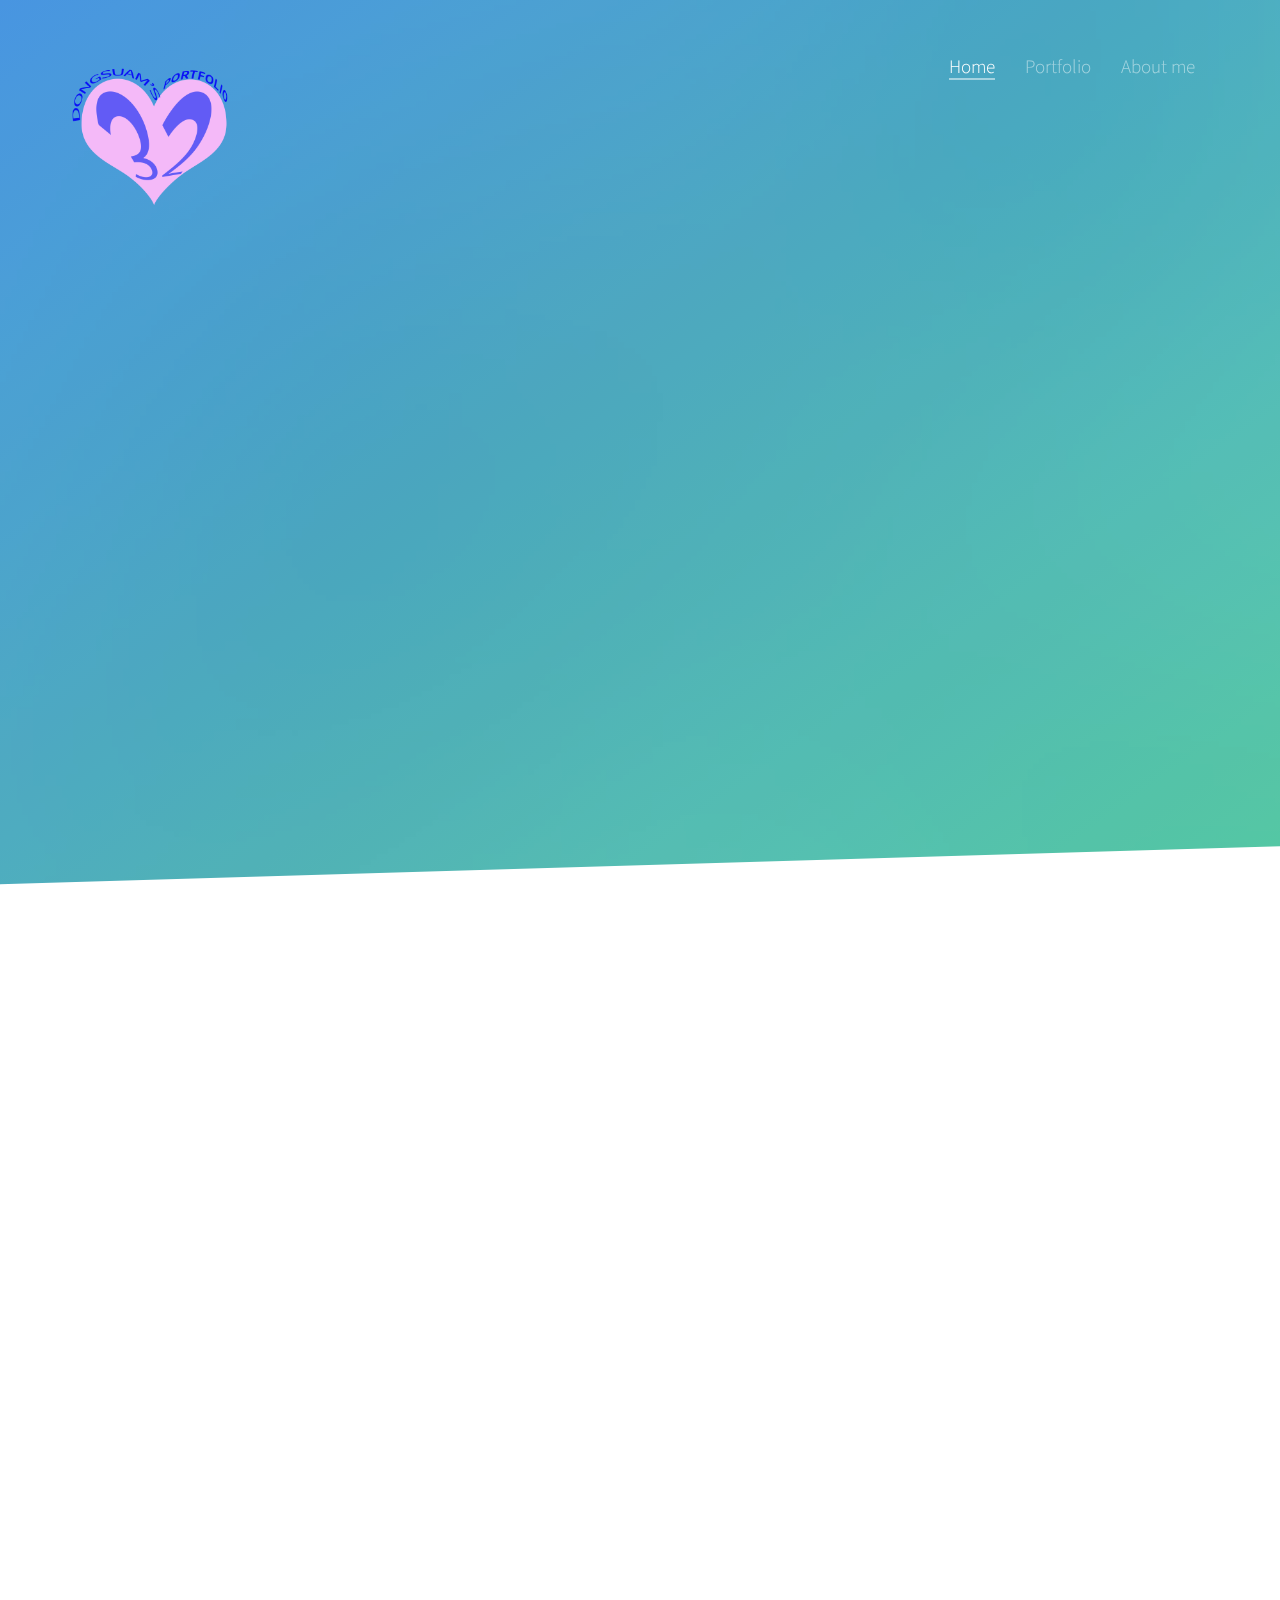
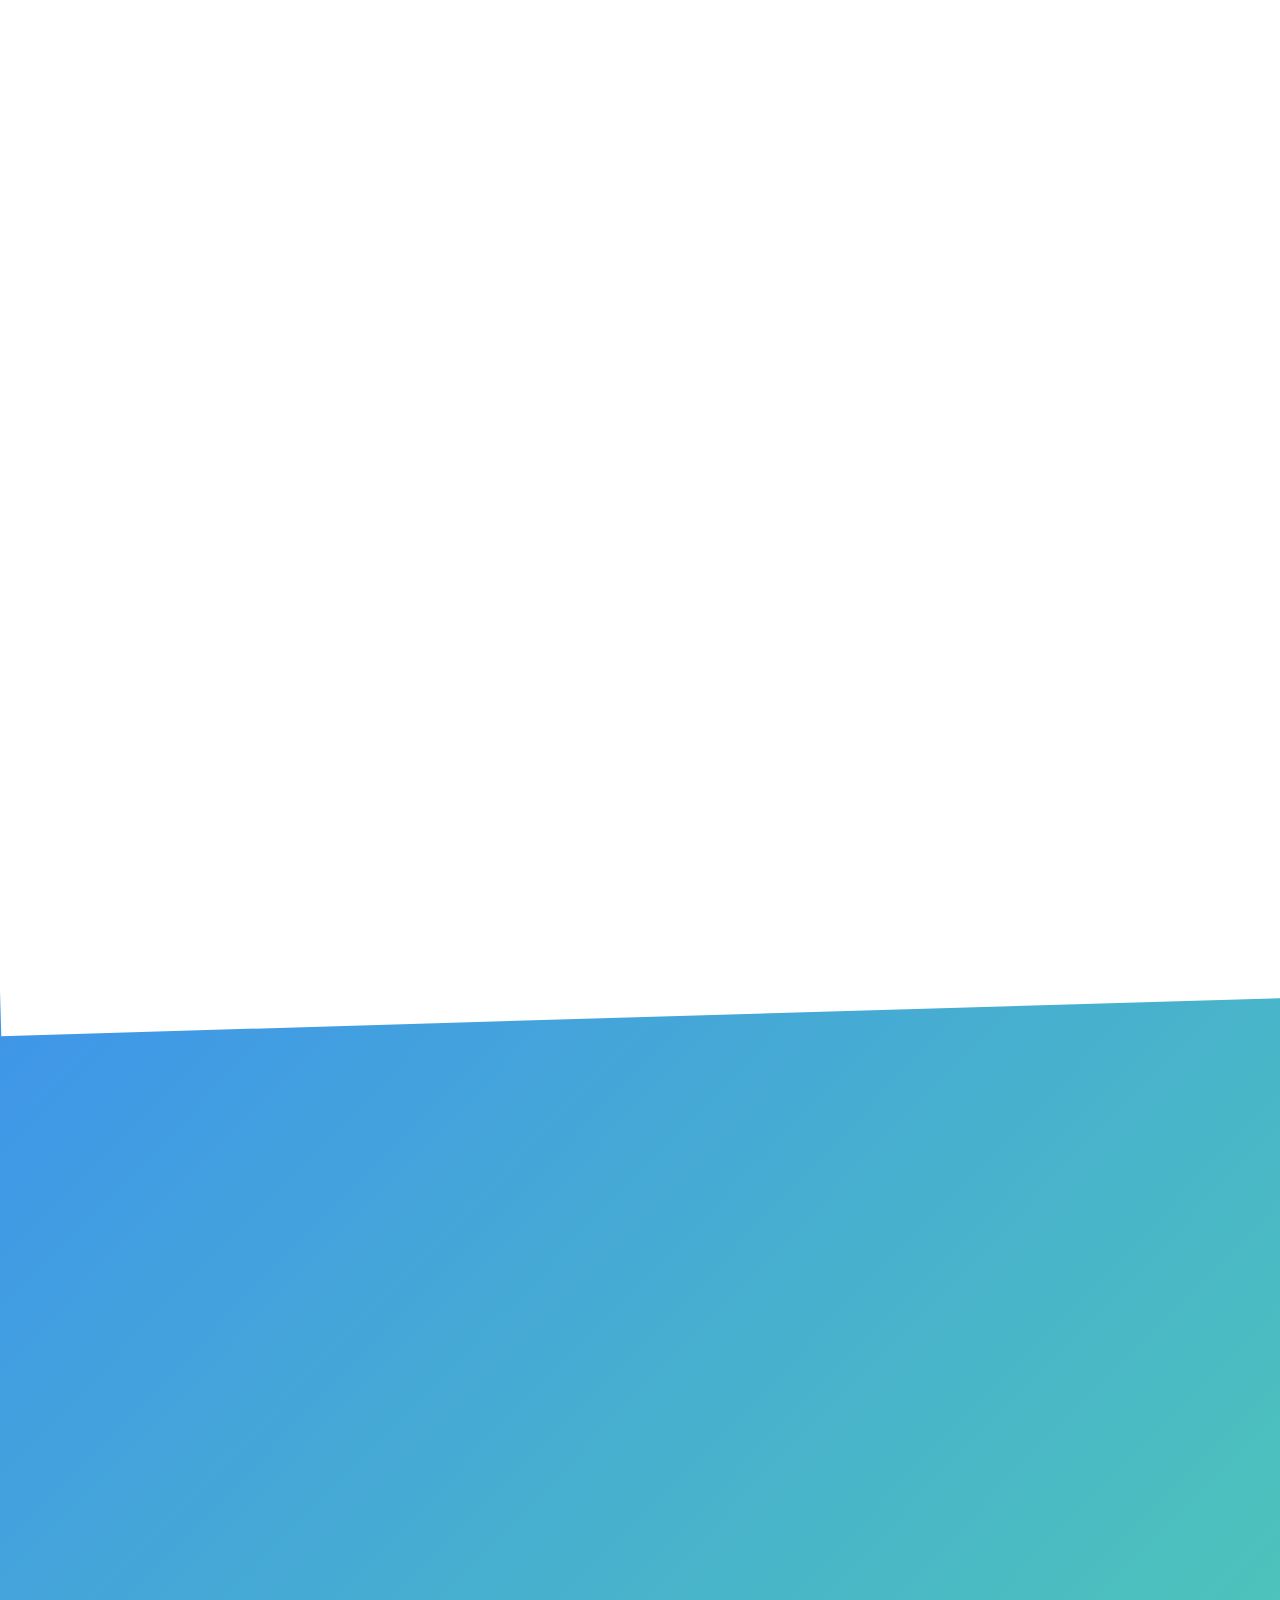
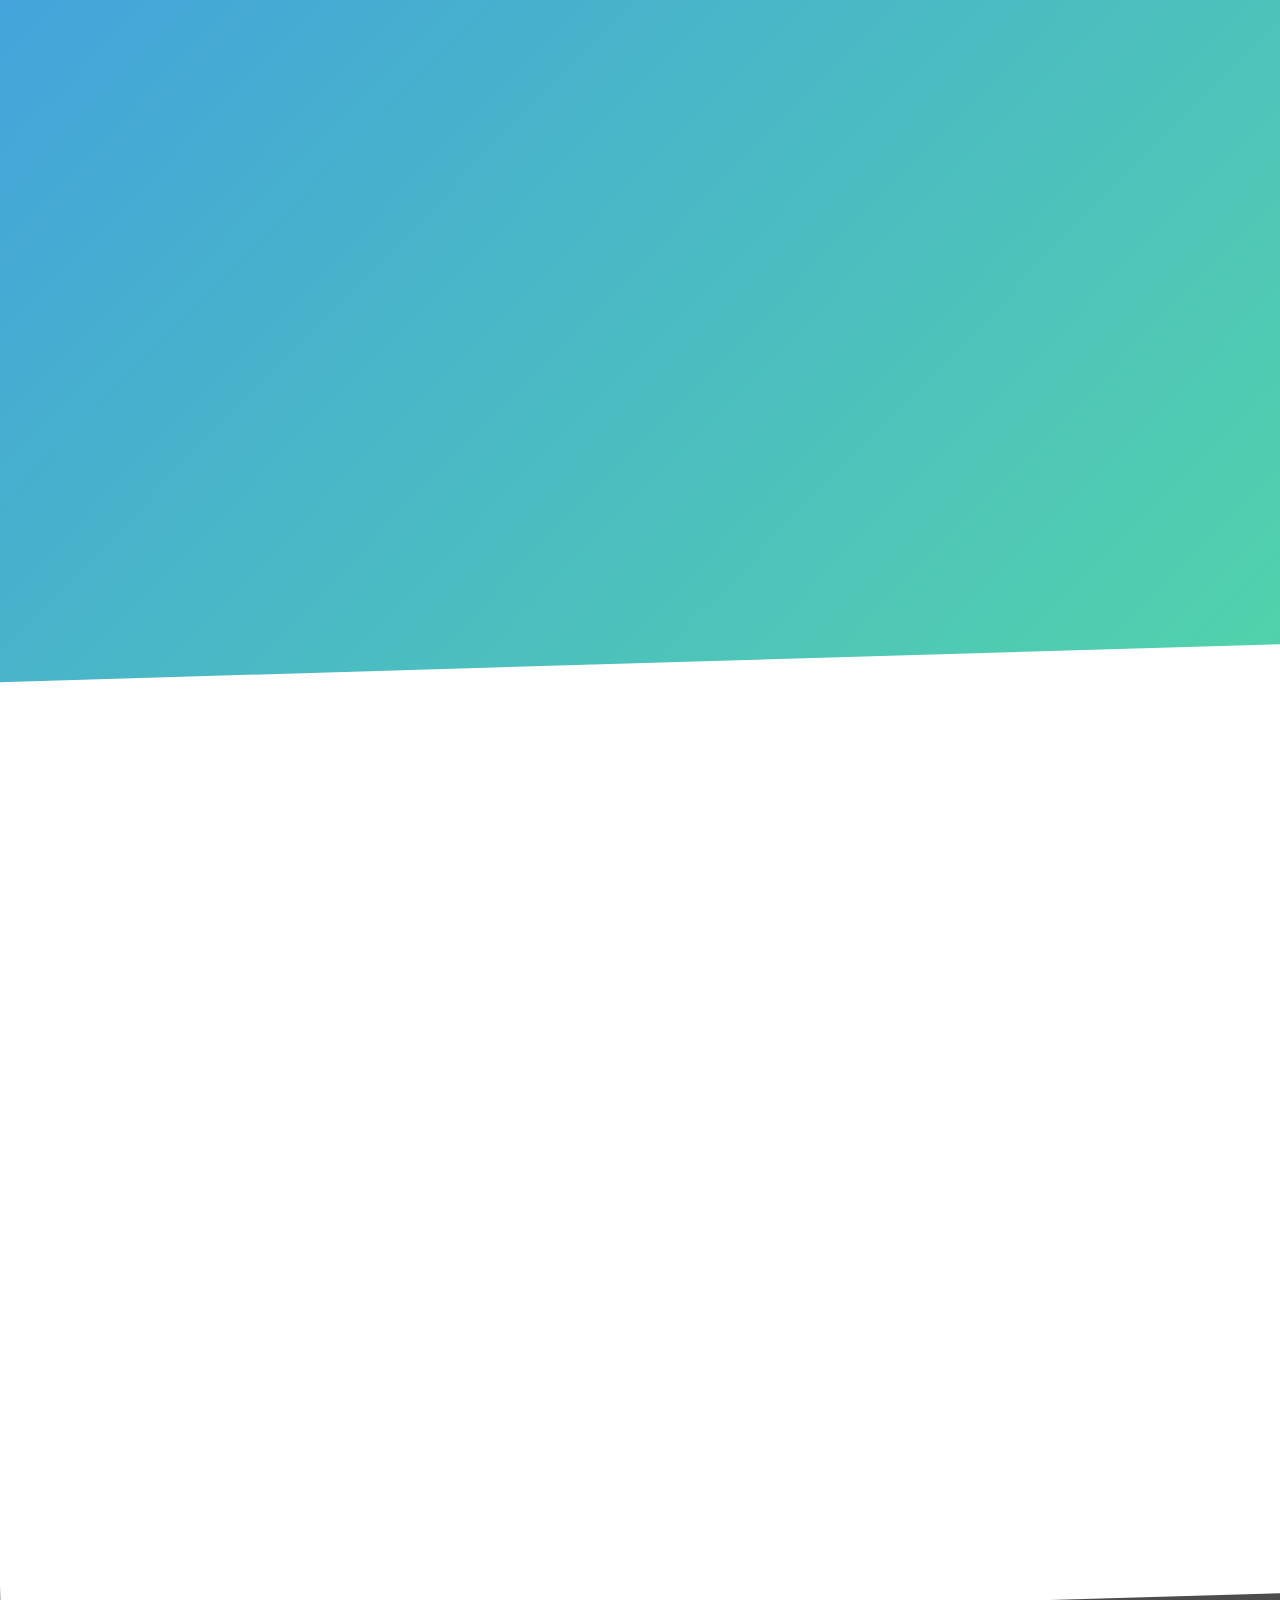
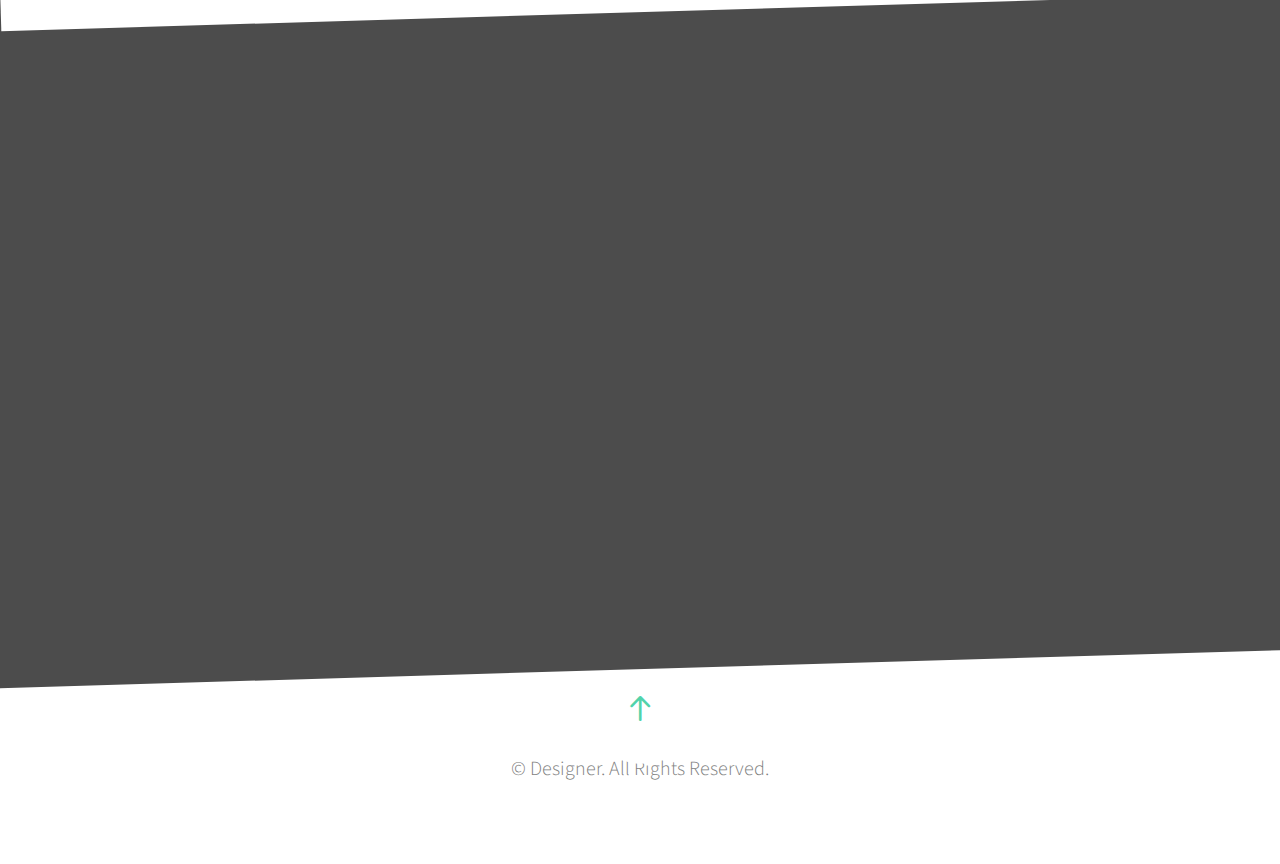
<file: index.html>
<!DOCTYPE html>
<!--[if lt IE 7]>      <html class="no-js lt-ie9 lt-ie8 lt-ie7"> <![endif]-->
<!--[if IE 7]>         <html class="no-js lt-ie9 lt-ie8"> <![endif]-->
<!--[if IE 8]>         <html class="no-js lt-ie9"> <![endif]-->
<!--[if gt IE 8]><!--> <html class="no-js"> <!--<![endif]-->
	<head>
	<meta charset="utf-8">
	<meta http-equiv="X-UA-Compatible" content="IE=edge">
	<title>안동삼 포트폴리오</title>
	<meta name="viewport" content="width=device-width, initial-scale=1">

	<link rel="shortcut icon" href="images/me-favicon.ico">

	<link href='https://fonts.googleapis.com/css?family=Source+Sans+Pro:400,300,600,400italic,700' rel='stylesheet' type='text/css'>
	

	<link rel="stylesheet" href="css/animate.css">
	<link rel="stylesheet" href="css/icomoon.css">
	<link rel="stylesheet" href="css/simple-line-icons.css">
	<link rel="stylesheet" href="css/magnific-popup.css">
	<link rel="stylesheet" href="css/bootstrap.css">
	<link rel="stylesheet" href="css/style.css">


	<!-- Modernizr JS -->
	<script src="js/modernizr-2.6.2.min.js"></script>
	<!-- FOR IE9 below -->
	<!--[if lt IE 9]>
	<script src="js/respond.min.js"></script>
	<![endif]-->

	</head>


	<body>
	<header role="banner" id="fh5co-header">
			<div class="container">
			    <nav class="navbar navbar-default">
		        <div class="navbar-header">
		        <a class="navbar-brand" href="index.html"><img src="images/my logo.png" alt="안동삼 개인로고 이미지"></a> 
		        </div>
		        <div id="navbar" class="navbar-collapse collapse">
		          <ul class="nav navbar-nav navbar-right">
		            <li class="active"><a href="#" data-nav-section="home"><span>Home</span></a></li>
		            <li><a href="#" data-nav-section="portfolio"><span>Portfolio</span></a></li>
		            <li><a href="me.html" target="_blank" data-nav-section="about"><span>About me</span></a></li>
		          </ul>
		        </div>
			    </nav>
		  </div>
	</header>

	<section id="fh5co-home" data-section="home" style="background-image: url(images/full_image_2.jpg);" data-stellar-background-ratio="0.5">
		<div class="gradient"></div>
		<div class="container">
			<div class="text-wrap">
				<div class="text-inner">
					<div class="row">
						<div class="col-md-8 col-md-offset-2">
							<h1 class="to-animate">Welcome to My Portfolio</h1>
							<h2 class="to-animate">Web Designer, UX / UI Designer, BI Designer, Editorial Designer &amp; Graphic Designer</h2>
						</div>
					</div>
				</div>
			</div>
		</div>
		<div class="slant"></div>
	</section>

	<section id="fh5co-intro">
		<div class="container">
			<div class="row row-bottom-padded-lg">
				
				<div class="fh5co-block to-animate" style="background-image: url(images/img_8.jpg);">
					<div class="overlay-darker"></div>
					<div class="overlay"></div>
					<div class="fh5co-text">
						<p class="logo1"><img src="images/icon2.png" alt="허심청브로이 목업 이미지"></p>
						<h2>허심청브로이</h2>
						<p>독일 정통 수제맥주<br>
						Responsive Web Design</p>
						<p><a href="broi/styleguide.html" target="_blank" class="btn btn-primary">WEB</a></p>
					</div>
				</div>
				<div class="fh5co-block to-animate" style="background-image: url(images/img_10.jpg);">
					<div class="overlay-darker"></div>
					<div class="overlay"></div>
					<div class="fh5co-text">
						<p class="logo1"><img src="images/icon8.png" alt="수제캔맥주 사이트 이미지"></p>
						<h2>수제캔맥주</h2>
						<p>독일 정통 수제맥주<br>Responsive Web Design</p>
						<p><a href="broi/sub/index.html" target="_blank" class="btn btn-primary">Web</a></p>
					</div>
				</div>
				<div class="fh5co-block to-animate" style="background-image: url(images/img_10.jpg);">
					<div class="overlay-darker"></div>
					<div class="overlay"></div>
					<div class="fh5co-text">
						<p class="logo1"><img src="images/icon3.png" alt="poper 앱 이미지"></p>
						<h2>Poper</h2>
						<p>쉬운 작곡앱<br>
						UX / UI Design</p>
						<p><a href="poper/index.html" target="_blank" class="btn btn-primary">MOBILE</a></p>
					</div>
				</div>
				<div class="fh5co-block to-animate" style="background-image: url(images/img_10.jpg);">
					<div class="overlay-darker"></div>
					<div class="overlay"></div>
					<div class="fh5co-text">
						<p class="logo1"><img src="images/icon7.png" alt="구포튀김 유튜브 영상 이미지"></p>
						<h2>구포튀김</h2>
						<p>유튜브 영상<br>
						Video Editing</p>
						<p><a href="https://youtu.be/Q-QvxxDLeOY" target="_blank" class="btn btn-primary">Youtube</a></p>
					</div>
				</div>
				<div class="fh5co-block to-animate" style="background-image: url(images/img_10.jpg);">
					<div class="overlay-darker"></div>
					<div class="overlay"></div>
					<div class="fh5co-text">
						<p class="logo1"><img src="images/icon4.png" alt="Bath & Body Works 블로그 이미지"></p>
						<h2>BBW 블로그</h2>
						<p>Bath & Body Works<br>
						Home Blog</p>
						<p><a href="https://blog.naver.com/sssonda123" target="_blank" class="btn btn-primary">BLOG</a></p>
					</div>
				</div>
				<div class="fh5co-block to-animate" style="background-image: url(images/img_10.jpg);">
					<div class="overlay-darker"></div>
					<div class="overlay"></div>
					<div class="fh5co-text">
						<p class="logo1"><img src="images/icon5.png" alt="Teastory 쇼핑몰 이미지"></p>
						<h2>Teastory</h2>
						<p>다양한 차 쇼핑몰<br>
						Shopping Mall</p>
						<p><a href="https://sssonda123.cafe24.com" target="_blank" class="btn btn-primary">WEB</a></p>
					</div>
				</div>
				<div class="fh5co-block to-animate" style="background-image: url(images/img_7.jpg);">
					<div class="overlay-darker"></div>
					<div class="overlay"></div>
					<div class="fh5co-text">
						<p class="logo1"><img src="images/icon1.png" alt="배빼 웹 이미지"></p>
						<h2>배빼</h2>
						<p>다이어트 도시락<br>
						BX / Web Design</p>
						<p><a href="babbae/styleguide.html" target="_blank" class="btn btn-primary">WEB</a></p>
					</div>
				</div>
				<div class="fh5co-block to-animate" style="background-image: url(images/img_10.jpg);">
					<div class="overlay-darker"></div>
					<div class="overlay"></div>
					<div class="fh5co-text">
						<p class="logo1"><img src="images/icon9.png" alt="배빼 서브웹 이미지"></p>
						<h2>강력 다이어트</h2>
						<p>여름맞이 행사<br>
						Web Sub Design</p>
						<p><a href="babbae/sub/sub2.html" target="_blank" class="btn btn-primary">Web</a></p>
					</div>
				</div>
				
				
				<div class="fh5co-block to-animate" style="background-image: url(images/img_10.jpg);">
					<div class="overlay-darker"></div>
					<div class="overlay"></div>
					<div class="fh5co-text">
						<p class="logo1"><img src="images/icon6.png" alt="배빼 목업 이미지"></p>
						<h2>배빼</h2>
						<p>다이어트 도시락<br>
						BI Design</p>
						<p><a href="babbae/bistyleguide.html" target="_blank" class="btn btn-primary">STYLEGUIDE</a></p>
					</div>
				</div>
			</div>
		</div>
	</section>

	<section id="fh5co-work" data-section="portfolio">
		<div class="container">
			<div class="row">
				<div class="col-md-12 section-heading text-center">
					<h2 class="to-animate">Portfolio</h2>
					<div class="row">
						<div class="col-md-8 col-md-offset-2 subtext to-animate">
							<h3>BX Design, Web Design, Visual Design, UI&amp;UX Design</h3>
						</div>
					</div>
				</div>
			</div>
			<div class="row row-bottom-padded-sm">
				<div class="col-md-4 col-sm-6 col-xxs-12">
					<a href="images/visual-design1.jpg" class="fh5co-project-item image-popup to-animate">
						<img src="images/design1.jpg" alt="동삼정 이벤트배너 이미지" class="img-responsive">
						<div class="fh5co-text">
						<h2>동삼정</h2>
						<span>Event Banner</span>
						</div>
					</a>
				</div>
				<div class="col-md-4 col-sm-6 col-xxs-12">
					<a href="images/visual-design2.jpg" class="fh5co-project-item image-popup to-animate">
						<img src="images/design2.jpg" alt="아름다운 꽃말사전 이미지" class="img-responsive">
						<div class="fh5co-text">
						<h2>아름다운 꽃말사전</h2>
						<span>Card News</span>
						</div>
					</a>
				</div>

				<div class="clearfix visible-sm-block"></div>

				<div class="col-md-4 col-sm-6 col-xxs-12">
					<a href="images/visual-design3.jpg" class="fh5co-project-item image-popup to-animate">
						<img src="images/design3.jpg" alt="파프리카 판매 배너 이미지" class="img-responsive">
						<div class="fh5co-text">
						<h2>파프리카 홍보 배너</h2>
						<span>Banner</span>
						</div>
					</a>
				</div>
				<div class="col-md-4 col-sm-6 col-xxs-12">
					<a href="images/visual-design4.gif" class="fh5co-project-item image-popup to-animate">
						<img src="images/design4.jpg" alt="벡스코 비어축제 홍보 이미지" class="img-responsive">
						<div class="fh5co-text">
						<h2>벡스코 비어축제</h2>
						<span>Motion Picture</span>
						</div>
					</a>
				</div>
				
				<div class="clearfix visible-sm-block"></div>

				<div class="col-md-4 col-sm-6 col-xxs-12">
					<a href="images/visual-design5.gif" class="fh5co-project-item image-popup to-animate">
						<img src="images/design5.jpg" alt="목업 디자인 이미지" class="img-responsive">
						<div class="fh5co-text">
						<h2>휴대폰 영상 목업</h2>
						<span>Phone Mockup</span>
						</div>
					</a>
				</div>
				<div class="col-md-4 col-sm-6 col-xxs-12">
					<a href="images/visual-design6.jpg" class="fh5co-project-item image-popup to-animate">
						<img src="images/design6.jpg" alt="쇼핑몰 상세페이지" class="img-responsive">
						<div class="fh5co-text">
						<h2>쇼핑몰 상세페이지</h2>
						<span>Web Sub Page</span>
						</div>
					</a>
				</div>
				<style>
					.fh5co-project-item img {width:100%; }
				</style>
				
			</div>
		</div>
	</section>




	<section id="fh5co-about" data-section="about">
		<div class="container">
			<div class="row">
				<div class="col-md-12 section-heading text-center">
					<h2 class="to-animate">About Me</h2>
					<div class="row">
						<div class="col-md-8 col-md-offset-2 subtext to-animate">
							<h3>Introduce my self</h3>
						</div>
					</div>
				</div>
			</div>
			<div class="row">
				<div class="col-md-12">
					<div class="fh5co-person text-center to-animate">
						<figure><img src="images/myphoto.jpg" alt="안동삼 증명사진 이미지"></figure>
						<h3><br>안동삼</h3>
						<span class="fh5co-position">Web Designer</span>
				
						<p>NAME: An DongSuam<br>
						PHONE: 010-2464-6679<br>
						EMAIL: sssonda123@gmail.com<br>
						WEBSITE: https://suamlove.github.io/portfolio</p>

						<ul class="resume">
							<li><a href="me.html" target="_blank">이력서 <span class="none">보기</span></a></li>
							<li><a href="me2.html" target="_blank">자기소개서 <span class="none">보기</span></a></li>
							
						</ul>
						<style>
							.resume li{display: inline-block; width:20vw; height: 4vw; line-height: 4vw; border-radius: 50px; background:linear-gradient(to bottom,  skyblue, turquoise) ; } 
							.resume li a {text-decoration: none; color:#fff; }
							@media all and (max-width:1024px) {
								.resume .none{display: none; }
								.resume li {height: 5vw; width:25vw;  line-height: 5vw;}
							}
						</style>
					</div>
				</div>
			</div>
		</div>
	</section>
	
	<section id="fh5co-counters" style="background-image: url(images/full_image_1.jpg);" data-stellar-background-ratio="0.5">
		<div class="fh5co-overlay"></div>
		<div class="container">
			<div class="row">
				<div class="col-md-12 section-heading text-center to-animate">
					<h2>Skill</h2>
				</div>
			</div>
			<div class="row">
				<div class="col-md-3 col-sm-6 col-xs-12">
					<div class="fh5co-counter to-animate">
						<i class="fh5co-counter-icon icon-briefcase to-animate-2"></i>
						<span class="fh5co-counter-number js-counter" data-from="0" data-to="85" data-speed="5000" data-refresh-interval="50">85</span>
						<span class="fh5co-counter-label">Photoshop</span>
					</div>
				</div>
				<div class="col-md-3 col-sm-6 col-xs-12">
					<div class="fh5co-counter to-animate">
						<i class="fh5co-counter-icon icon-code to-animate-2"></i>
						<span class="fh5co-counter-number js-counter" data-from="0" data-to="85" data-speed="5000" data-refresh-interval="50">85</span>
						<span class="fh5co-counter-label">Illustrator</span>
					</div>
				</div>
				<div class="col-md-3 col-sm-6 col-xs-12">
					<div class="fh5co-counter to-animate">
						<i class="fh5co-counter-icon icon-cup to-animate-2"></i>
						<span class="fh5co-counter-number js-counter" data-from="0" data-to="85" data-speed="5000" data-refresh-interval="50">85</span>
						<span class="fh5co-counter-label">HTML &amp; CSS</span>
					</div>
				</div>
				<div class="col-md-3 col-sm-6 col-xs-12">
					<div class="fh5co-counter to-animate">
						<i class="fh5co-counter-icon icon-people to-animate-2"></i>
						<span class="fh5co-counter-number js-counter" data-from="0" data-to="75" data-speed="3000" data-refresh-interval="50">75</span>
						<span class="fh5co-counter-label">etc</span>
					</div>
				</div>
			</div>
		</div>
	</section>
	
	
	<footer id="footer" role="contentinfo">
		<a href="#" class="gotop js-gotop"><i class="icon-arrow-up2"></i></a>
		<div class="container">
            <div class="col-md-12 text-center">
                <p>&copy; Designer. All Rights Reserved.</p>
            </div>
		</div>
	</footer>
	
	


	
	<!-- jQuery -->
	<script src="js/jquery.min.js"></script>
	<!-- jQuery Easing -->
	<script src="js/jquery.easing.1.3.js"></script>
	<!-- Bootstrap -->
	<script src="js/bootstrap.min.js"></script>
	<!-- Waypoints -->
	<script src="js/jquery.waypoints.min.js"></script>
	<!-- Stellar Parallax -->
	<script src="js/jquery.stellar.min.js"></script>
	<!-- Counter -->
	<script src="js/jquery.countTo.js"></script>
	<!-- Magnific Popup -->
	<script src="js/jquery.magnific-popup.min.js"></script>
	<script src="js/magnific-popup-options.js"></script>


	<!-- Main JS (Do not remove) -->
	<script src="js/main.js"></script>

	</body>
</html>
</file>
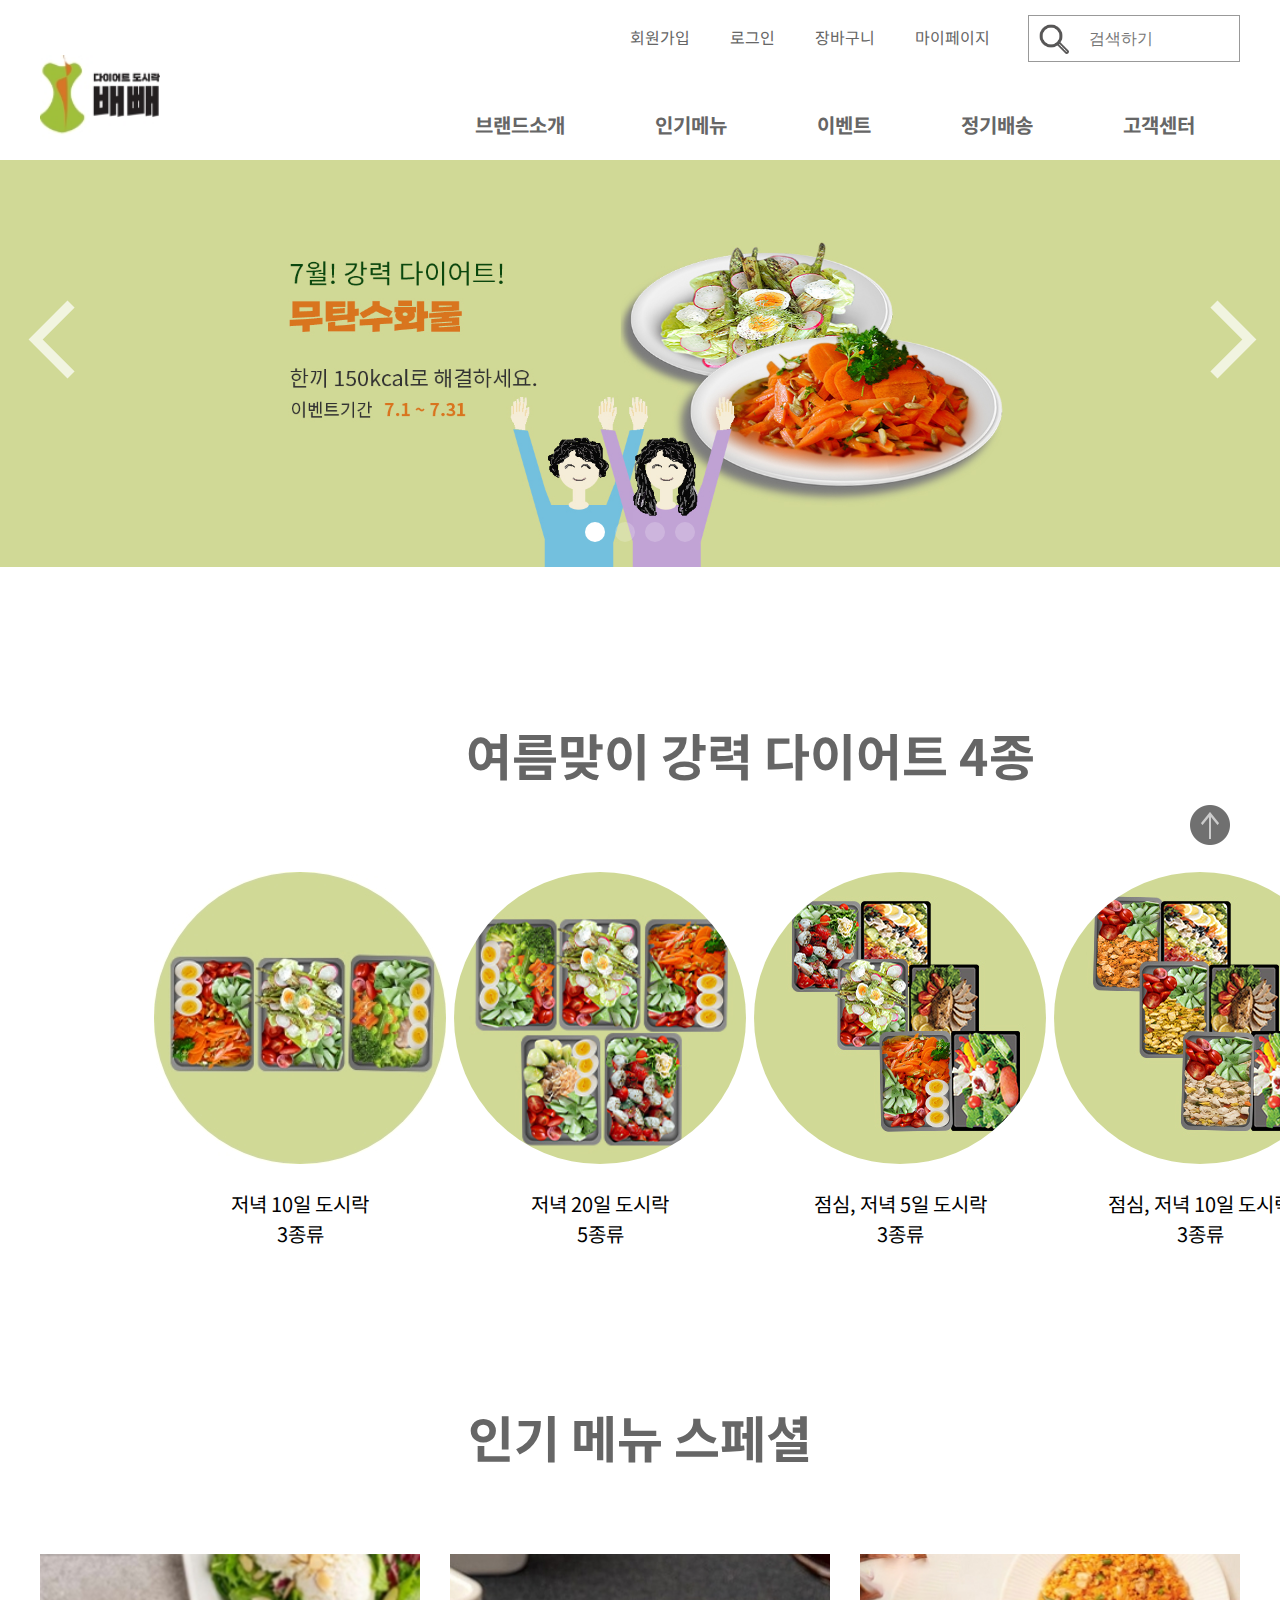
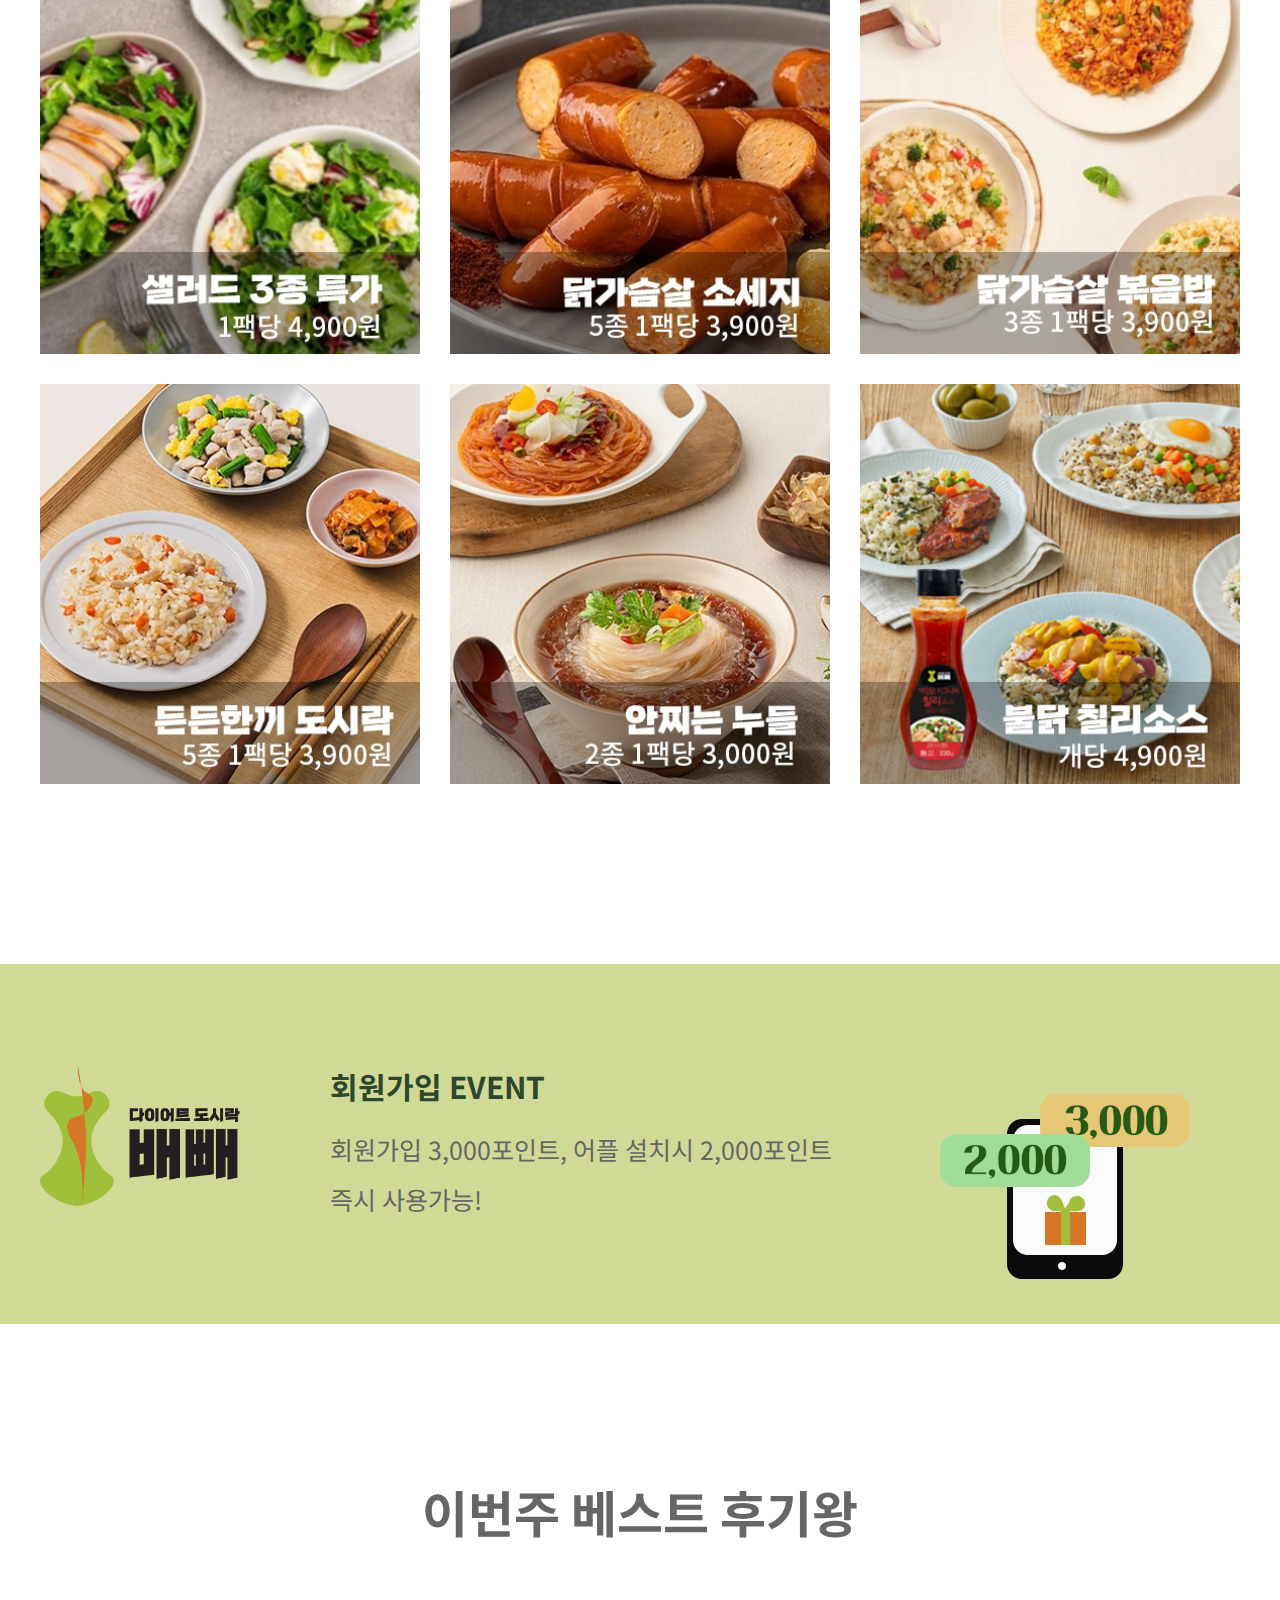
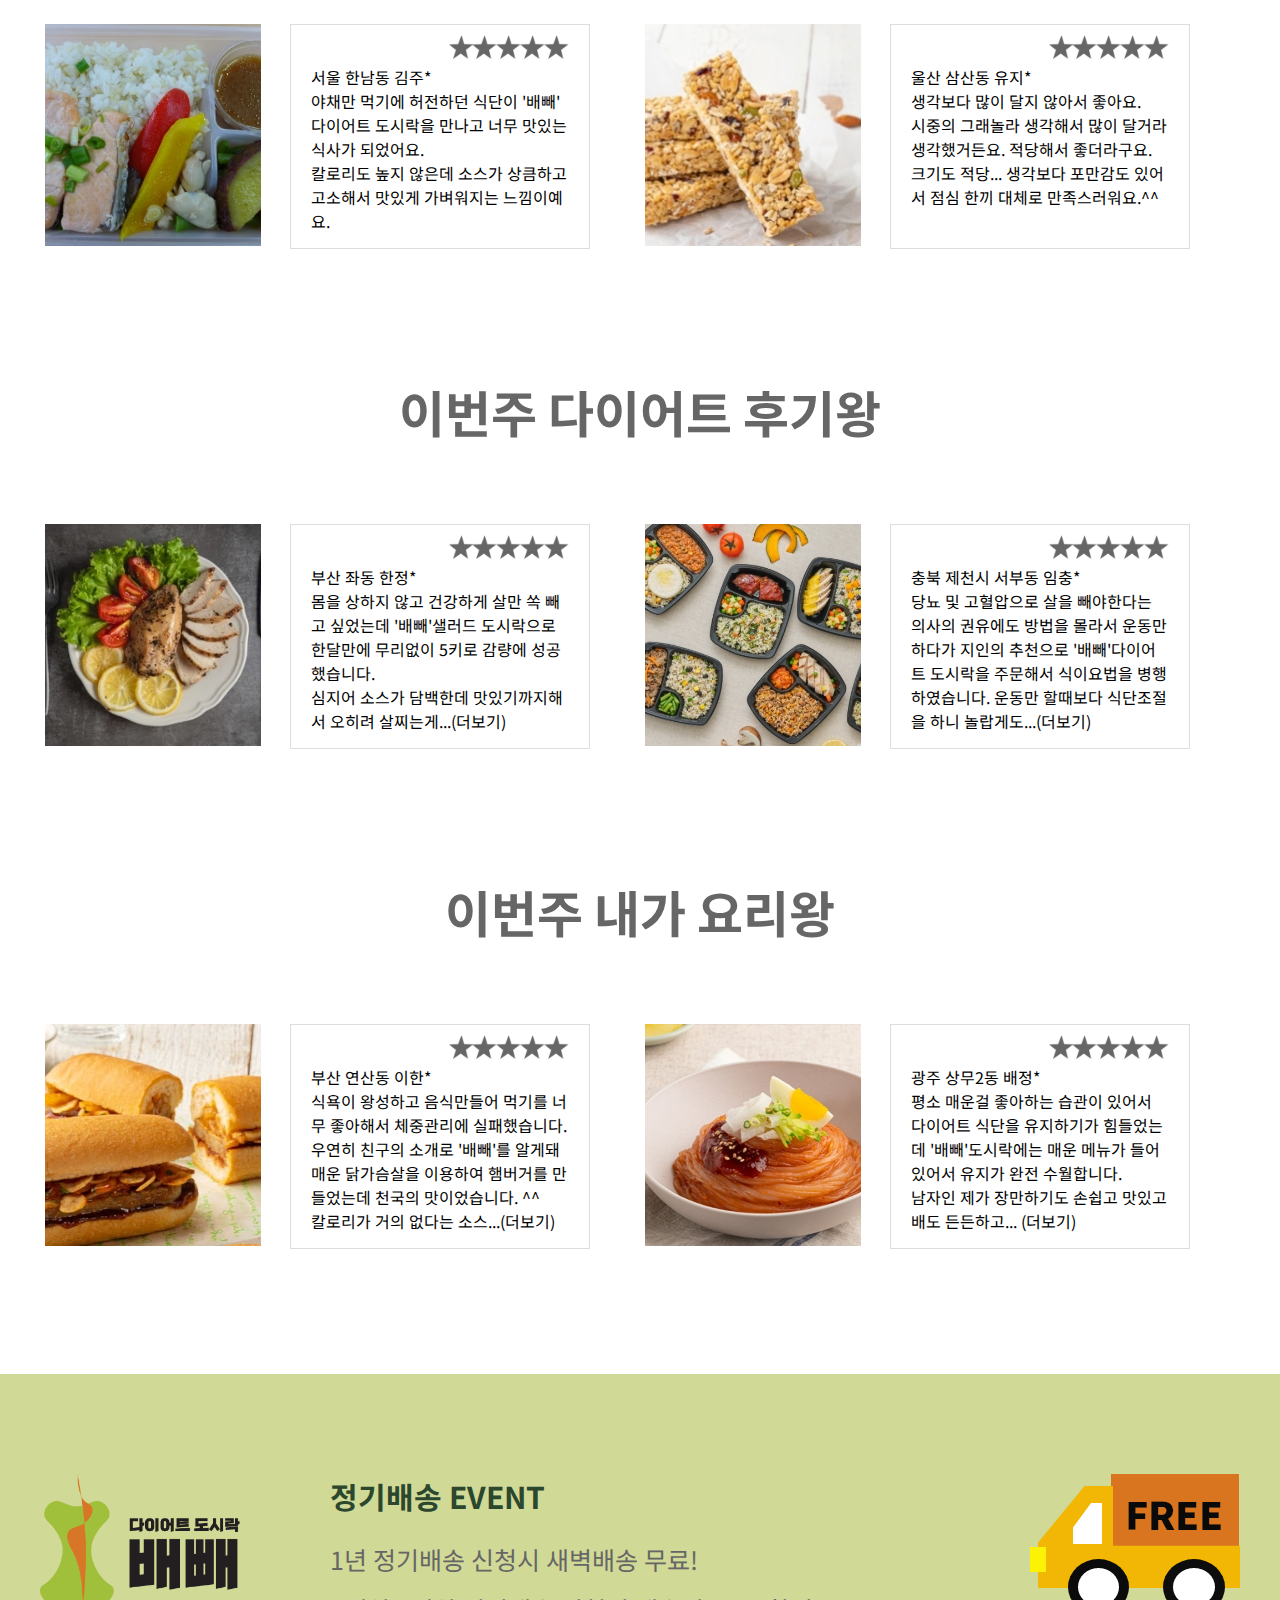
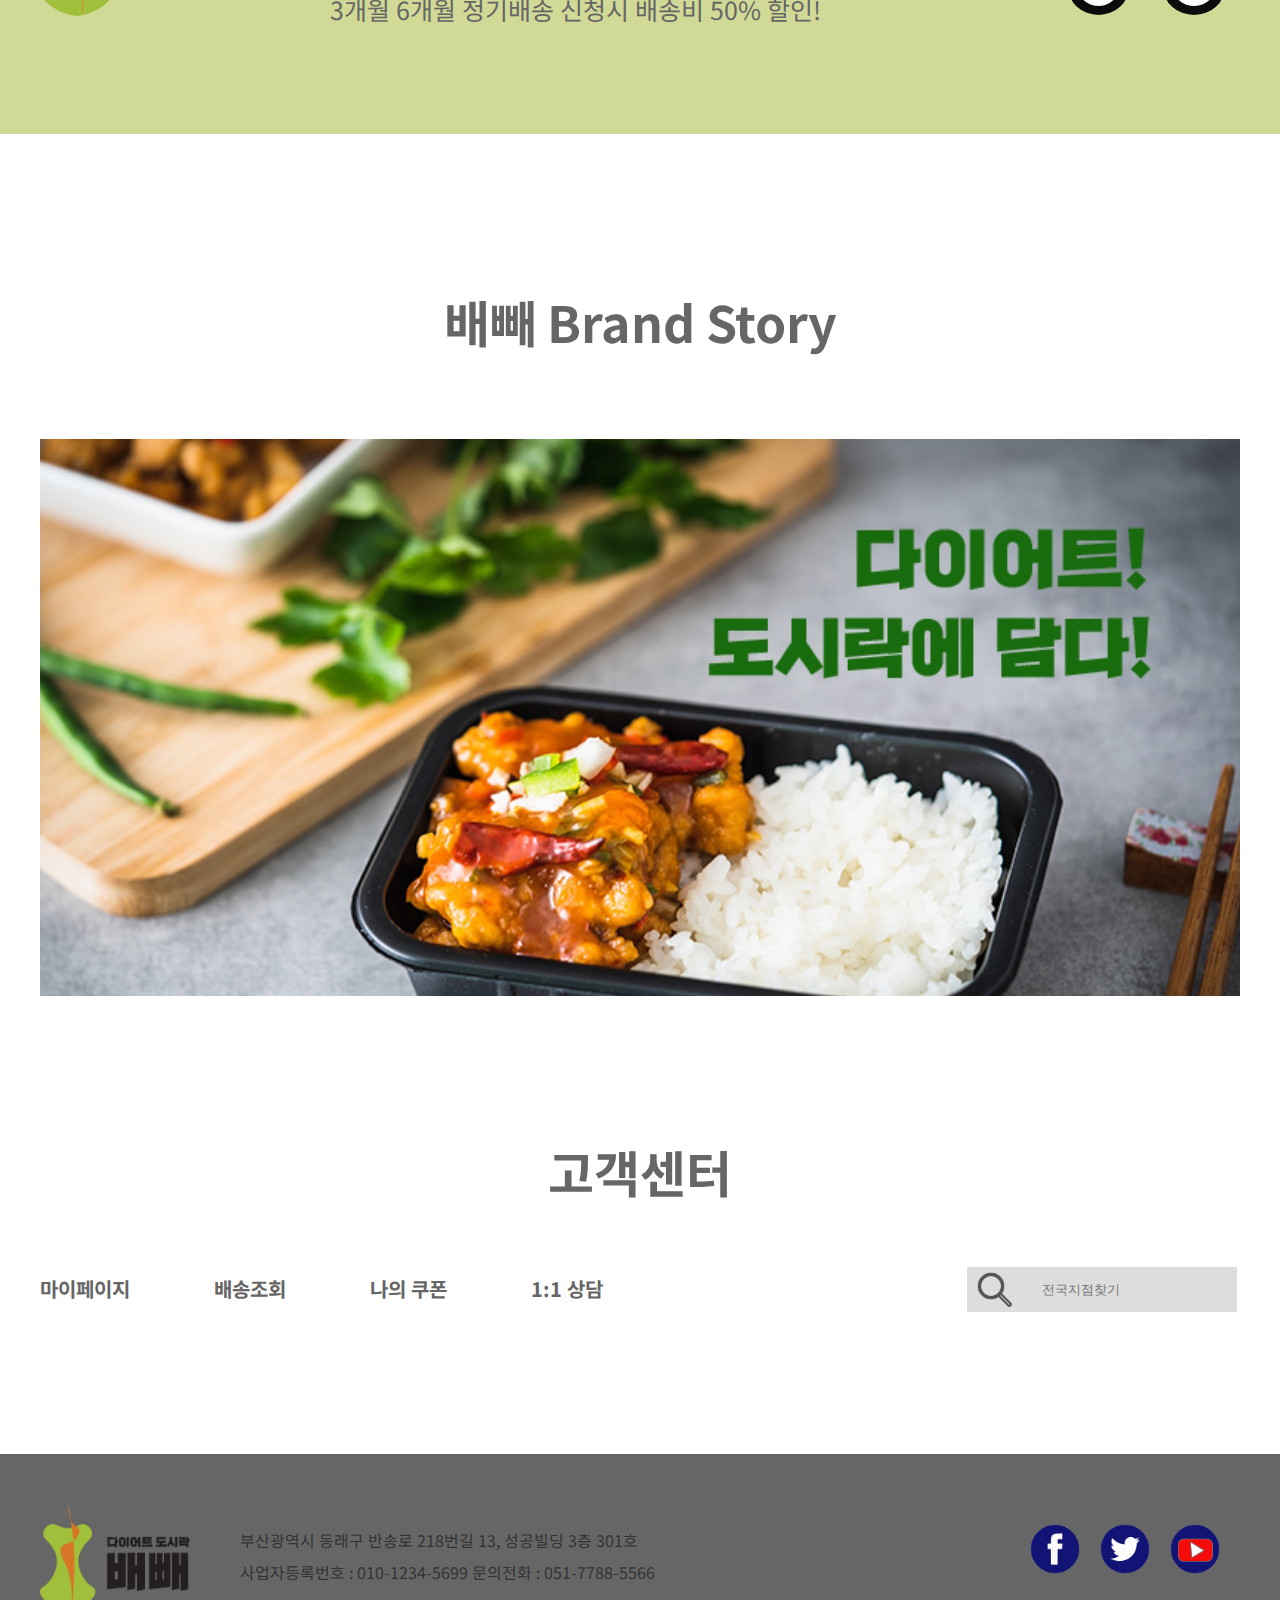
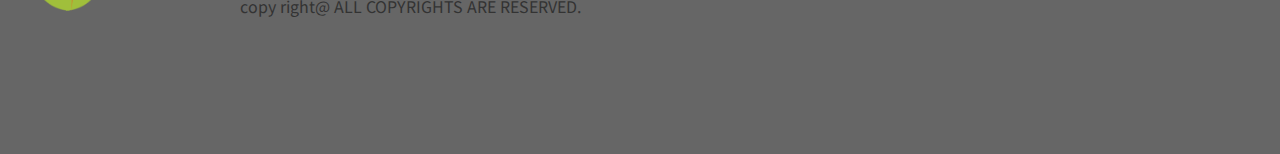
<file: babbae/index.html>
<!DOCTYPE html>
<html lang="en">


<head>
    <meta charset="UTF-8">
    <meta http-equiv="X-UA-Compatible" content="IE=edge">
    <meta name="viewport" content="width=device-width, initial-scale=1.0">

        <!--opengraph-->
        <meta property="og:type" content="website">
        <meta property="og:title" content="배빼 다이어트 도시락">
        <meta property="og:url" content="http://sssonda123.dothome.co.kr">
        <meta property="og:image" content="images/event_logo.jpg">
        <meta property="og:description" content="배부르게 먹고도 살이 빠지는 도시락">
        <!--//opengraph-->

    <title>'배빼' 다이어트 도시락</title>
    <link rel="shortcut icon" href="images/favicon.ico">
    <link href="css/common.css" rel="stylesheet" type="text/css">
    <link href="css/main.css" rel="stylesheet" type="text/css">
    <link href="css/ani.css" rel="stylesheet" type="text/css">
    <link href="css/slick.css" rel="stylesheet" type="text/css">
    <link href="https://fonts.googleapis.com/css2?family=Noto+Sans+KR:wght@400;500;700;900&display=swap"
        rel="stylesheet">

    <script src="https://ajax.googleapis.com/ajax/libs/jquery/3.3.1/jquery.min.js"></script>
    <script src="js/slick.min.js" type="text/javascript"></script>
    <script src="js/common.js" type="text/javascript"></script>

</head>

<body>
    <div id="wrap">
        <header id="header">
            
            <div class="inner clearfix">
                <form>
                    <fieldset>
                        <input type="submit" value="검색"><input type="text" placeholder="검색하기">
                    </fieldset>
                </form>
                <h1><a href="index.html"><img src="images/top_logo.jpg" alt="배빼 로고 이미지"></a></h1>
                <ul class="join">
                    <li><a href="#">회원가입</a></li>
                    <li><a href="#">로그인</a></li>
                    <li><a href="#">장바구니</a></li>
                    <li><a href="#">마이페이지</a></li>
                </ul>
                <nav>
                    <ul class="gnb">
                        <li><a href="#">브랜드소개</a>
                        <ul class="depth2">
                            <li><a href="sub/sub.html">'배빼' 브랜드 스토리</a></li>
                            <li><a href="sub/sub.html">'배빼' 조리 비법</a></li>
                            <li><a href="sub/sub.html">'배빼' 브랜드 이념</a></li>
                        </ul></li>
                        <li><a href="#">인기메뉴</a>
                            <ul class="depth2">
                                <li><a href="sub/sub2.html">강력 다이어트</a></li>
                                <li><a href="#">도시락</a></li>
                                <li><a href="#">밥 + 반찬</a></li>
                                <li><a href="#">죽</a></li>
                                <li><a href="#">간식</a></li>
                            </ul>
                        </li>
                        <li><a href="#">이벤트</a>
                            <ul class="depth2">
                                <li><a href="#">첫 구매 할인</a></li>
                                <li><a href="#">베스트 후기왕</a></li>
                                <li><a href="#">다이어트 후기왕</a></li>
                                <li><a href="#">내가 요리왕</a></li>
                            </ul>
                        </li>
                        <li><a href="#">정기배송</a>
                            <ul class="depth2">
                                <li><a href="#">한달 정기배송</a></li>
                                <li><a href="#">3개월 정기배송</a></li>
                                <li><a href="#">6개월 정기배송</a></li>
                                <li><a href="#">1년 정기배송</a></li>
                            </ul>
                        </li>
                        <li><a href="#">고객센터</a>
                            <ul class="depth2">
                                <li><a href="#">회원가입</a></li>
                                <li><a href="#">로그인</a></li>
                                <li><a href="#">장바구니</a></li>
                                <li><a href="#">마이페이지</a></li>
                                <li><a href="#">배송조회</a></li>
                                <li><a href="#">나의 쿠폰</a></li>
                                <li><a href="#">1:1상담</a></li>
                            </ul>
                        </li>
                    </ul>
                </nav>
            </div>
            <div class="depth2_bg"></div>
        </header><!-- //header -->
    
    <section id="main_visual">

        <ul class="main_banner">
            <li class="ban1"><a href="#"><img src="images/main-banner1.jpg" alt="7월 강력 다이어트 행사 이미지"></a></li>
            <li class="ban2"><a href="#"><img src="images/main-banner2.jpg" alt="배빼 브랜드 스토리 이미지"></a></li>
            <li class="ban1"><a href="#"><img src="images/main-banner1.jpg" alt="7월 강력 다이어트 행사 이미지"></a></li>
            <li class="ban2"><a href="#"><img src="images/main-banner2.jpg" alt="배빼 브랜드 스토리 이미지"></a></li>
        </ul>
    </section>
    <section id="diet_menus">
        <div class="inner clearfix">
            <h2>여름맞이 강력 다이어트 4종</h2>
            <ul class="diet_menu">
                <li><a href="#"><img src="images/main-menu1.jpg" alt="강력다이어트 세트1">
                        <p class="diet_txt">저녁 10일 도시락<br>3종류</p>
                    </a>
                </li>
                <li><a href="#"><img src="images/main-menu2.png" alt="강력다이어트 세트2">
                        <p class="diet_txt">저녁 20일 도시락<br>5종류</p>
                    </a></li>
                <li><a href="#"><img src="images/main-menu3.png" alt="강력다이어트 세트3">
                        <p class="diet_txt">점심, 저녁 5일 도시락<br>3종류</p>
                    </a></li>
                <li><a href="#"><img src="images/main-menu4.png" alt="강력다이어트 세트4">
                        <p class="diet_txt">점심, 저녁 10일 도시락<br>3종류</p>
                    </a></li>
            </ul>
        </div>
    </section>
    <section id="hot_menus">
        <div class="inner clearfix">
            <h2>인기 메뉴 스페셜</h2>
            <ul class="hot_menu">
                <li><a href="#"><img src="images/hot_menu1.jpg" alt="인기메뉴1">
                    <span>샐러드 3종 특가<br>주문하기</span></a></li>
                <li><a href="#"><img src="images/hot_menu2.jpg" alt="인기메뉴2">
                <span>닭가슴살 소세지<br>주문하기</span></a></li>
                <li><a href="#"><img src="images/hot_menu3.jpg" alt="인기메뉴3"><span>닭가슴살 볶음밥<br>주문하기</span></a></li>
                <li><a href="#"><img src="images/hot_menu4.jpg" alt="인기메뉴4"><span>든든한끼 도시락<br>주문하기</span></a></li>
                <li><a href="#"><img src="images/hot_menu5.jpg" alt="인기메뉴5"><span>안찌는 누들<br>주문하기</span></a></li>
                <li><a href="#"><img src="images/hot_menu6.png" alt="인기메뉴6"><span>불닭 칠리소스<br>주문하기</span></a></li>
            </ul>
        </div>
    </section>
    <article id="join_event">
        <div class="inner clearfix">
            <h3><a href="#"><img src="images/event_logo.png" alt="배빼 로고 이미지"></a></h3>
            <a href="#">
                <p class="green">회원가입 EVENT</p>
            </a>
            <p class="event_txt">회원가입 3,000포인트, 어플 설치시 2,000포인트<br>
                즉시 사용가능!</p>
                <p class="money2000"><img src="images/2000.png" alt="2000원 이미지"></p>
                <p class="money3000"><img src="images/3000.png" alt="3000원 이미지"></p>
                <p class="phone"><img src="images/phone_gift.png" alt="전화기 이미지"></p>
        </div>
    </article>
    <section id="review">

        <article class="best_review inner clearfix">
            <h2>이번주 베스트 후기왕</h2>

            <div class="br_photo1"><a href="#"><img src="images/best_review1.jpg" alt="베스트 후기왕1 이미지"></a></div>

            <div class="br_txt1">
                <a href="#"><p class="stars"><img src="images/five_stars.png" alt="후기 별5개 최고 이미지"></p>
                <p class="comment">
                    서울 한남동 김주*<br>
                    야채만 먹기에 허전하던 식단이 '배빼' 다이어트 도시락을 만나고 너무 맛있는 식사가 되었어요.<br>
                    칼로리도 높지 않은데 소스가 상큼하고 고소해서 맛있게 가벼워지는 느낌이예요.
                </p></a>
            </div>

            <div class="br_photo2"><a href="#"><img src="images/best_review2.jpg" alt="베스트 후기왕2 이미지"></a></div>

            <div class="br_txt2">
                <a href="#"><p class="stars"><img src="images/five_stars.png" alt="후기 별5개 최고 이미지"></p>
                <p class="comment">
                    울산 삼산동 유지*<br>
                    생각보다 많이 달지 않아서 좋아요.<br>
                    시중의 그래놀라 생각해서 많이 달거라 생각했거든요. 적당해서 좋더라구요.<br>
                    크기도 적당... 생각보다 포만감도 있어서 점심 한끼 대체로 만족스러워요.^^
                </p></a>
            </div>
        </article>

        <article class="best_diet inner clearfix">
            <h2>이번주 다이어트 후기왕</h2>

            <div class="bd_photo1"><a href="#"><img src="images/best_diet1.jpg" alt="베스트 다이어트1 이미지"></a></div>

            <div class="bd_txt1">
                <a href="#"><p class="stars"><img src="images/five_stars.png" alt="후기 별5개 최고 이미지"></p>
                <p class="comment">
                    부산 좌동 한정*<br>
                    몸을 상하지 않고 건강하게 살만 쏙 빼고 싶었는데 '배빼'샐러드 도시락으로 한달만에 무리없이 5키로 감량에 성공했습니다.<br>
                    심지어 소스가 담백한데 맛있기까지해서 오히려 살찌는게...(더보기)
                </p></a>
            </div>

            <div class="bd_photo2"><a href="#"><img src="images/best_diet2.jpg" alt="베스트 다이어트2 이미지"></a></div>

            <div class="bd_txt2">
                <a href="#"><p class="stars"><img src="images/five_stars.png" alt="후기 별5개 최고 이미지"></p>
                <p class="comment">
                    충북 제천시 서부동 임충*<br>
                    당뇨 및 고혈압으로 살을 빼야한다는 의사의 권유에도 방법을 몰라서 운동만 하다가 지인의 추천으로 '배빼'다이어트 도시락을 주문해서 식이요법을 병행하였습니다. 운동만 할때보다
                    식단조절을 하니 놀랍게도...(더보기)
                </p></a>
            </div>
        </article>

        <article class="best_cook inner clearfix">
            <h2>이번주 내가 요리왕</h2>

            <div class="bc_photo1"><a href="#"><img src="images/best_cook1.jpg" alt="베스트 요리왕1 이미지"></a></div>

            <div class="bc_txt1">
                <a href="#"><p class="stars"><img src="images/five_stars.png" alt="후기 별5개 최고 이미지"></p>
                <p class="comment">
                    부산 연산동 이한*<br>
                    식욕이 왕성하고 음식만들어 먹기를 너무 좋아해서 체중관리에 실패했습니다.<br>우연히 친구의 소개로 '배빼'를 알게돼 매운 닭가슴살을 이용하여 햄버거를 만들었는데 천국의
                    맛이었습니다. ^^<br>
                    칼로리가 거의 없다는 소스...(더보기)
                </p></a>
            </div>

            <div class="bc_photo2"><a href="#"><img src="images/best_cook2.jpg" alt="베스트 요리왕2 이미지"></a></div>

            <div class="bc_txt2">
                <a href="#"><p class="stars"><img src="images/five_stars.png" alt="후기 별5개 최고 이미지"></p>
                <p class="comment">
                    광주 상무2동 배정*<br>
                    평소 매운걸 좋아하는 습관이 있어서 다이어트 식단을 유지하기가 힘들었는데 '배빼'도시락에는 매운 메뉴가 들어있어서 유지가 완전 수월합니다. <br>
                    남자인 제가 장만하기도 손쉽고 맛있고 배도 든든하고... (더보기)
                </p></a>
            </div>
        </article>

    </section>

    <article id="delivery_event">
        <div class="inner clearfix">
            <h3><a href="#"><img src="images/event_logo.png" alt="배빼 로고 이미지"></a></h3>
            <a href="#">
                <p class="green">정기배송 EVENT</p>
            </a>
            <p class="event_txt">1년 정기배송 신청시 새벽배송 무료!<br>
                3개월 6개월 정기배송 신청시 배송비 50% 할인!</p>
            <p class="free"><a href="#"><img src="images/free_icon.png" alt="무료배송 아이콘"></a></p>
        </div>
    </article>

    <section id="brand_story">
        <div class="inner clearfix">
            <h2>배빼 Brand Story</h2>
            <a href="#"><img src="images/brandstory.png" alt="배빼 브랜드스토리"></a>
        </div>
    </section>

    <section id="service">
        <div class="inner clearfix">
            <h2>고객센터</h2>
            <ul class="service_list">
                <li><a href="#">마이페이지</a></li>
                <li><a href="#">배송조회</a></li>
                <li><a href="#">나의 쿠폰</a></li>
                <li><a href="#">1:1 상담</a></li>
            </ul>
            <form>
                <fieldset>
                    <input type="submit" value="검색"><input type="text" placeholder="전국지점찾기">
                </fieldset>
            </form>
        </div>
    </section>

    <footer id="footer">
        <div class="inner clearfix">
            <h3><a href="#"><img src="images/footer_logo.png" alt="배빼 로고 이미지"></a></h3>
            <address>부산광역시 동래구 반송로 218번길 13, 성공빌딩 3층 301호<br>사업자등록번호 : 010-1234-5699 문의전화 : 051-7788-5566</address>
            <p class="copy">copy right@ ALL COPYRIGHTS ARE RESERVED.</p>
            <ul class="sns">
                <li><a href="#"><img src="images/facebook.png" alt="페이스북 이미지"></a></li>
                <li><a href="#"><img src="images/twitter.png" alt="트위터 아이콘 이미지"></a></li>
                <li><a href="#"><img src="images/youtube.png" alt="유튜브 아이콘 이미지"></a></li>
            </ul>
        </div>
    </footer>


    <p class="gotop"><a href="index.html"><img src="images/gotop.png" alt="위로가기"></a></p>
    </div><!-- //wrap -->
</body>

</html>
</file>
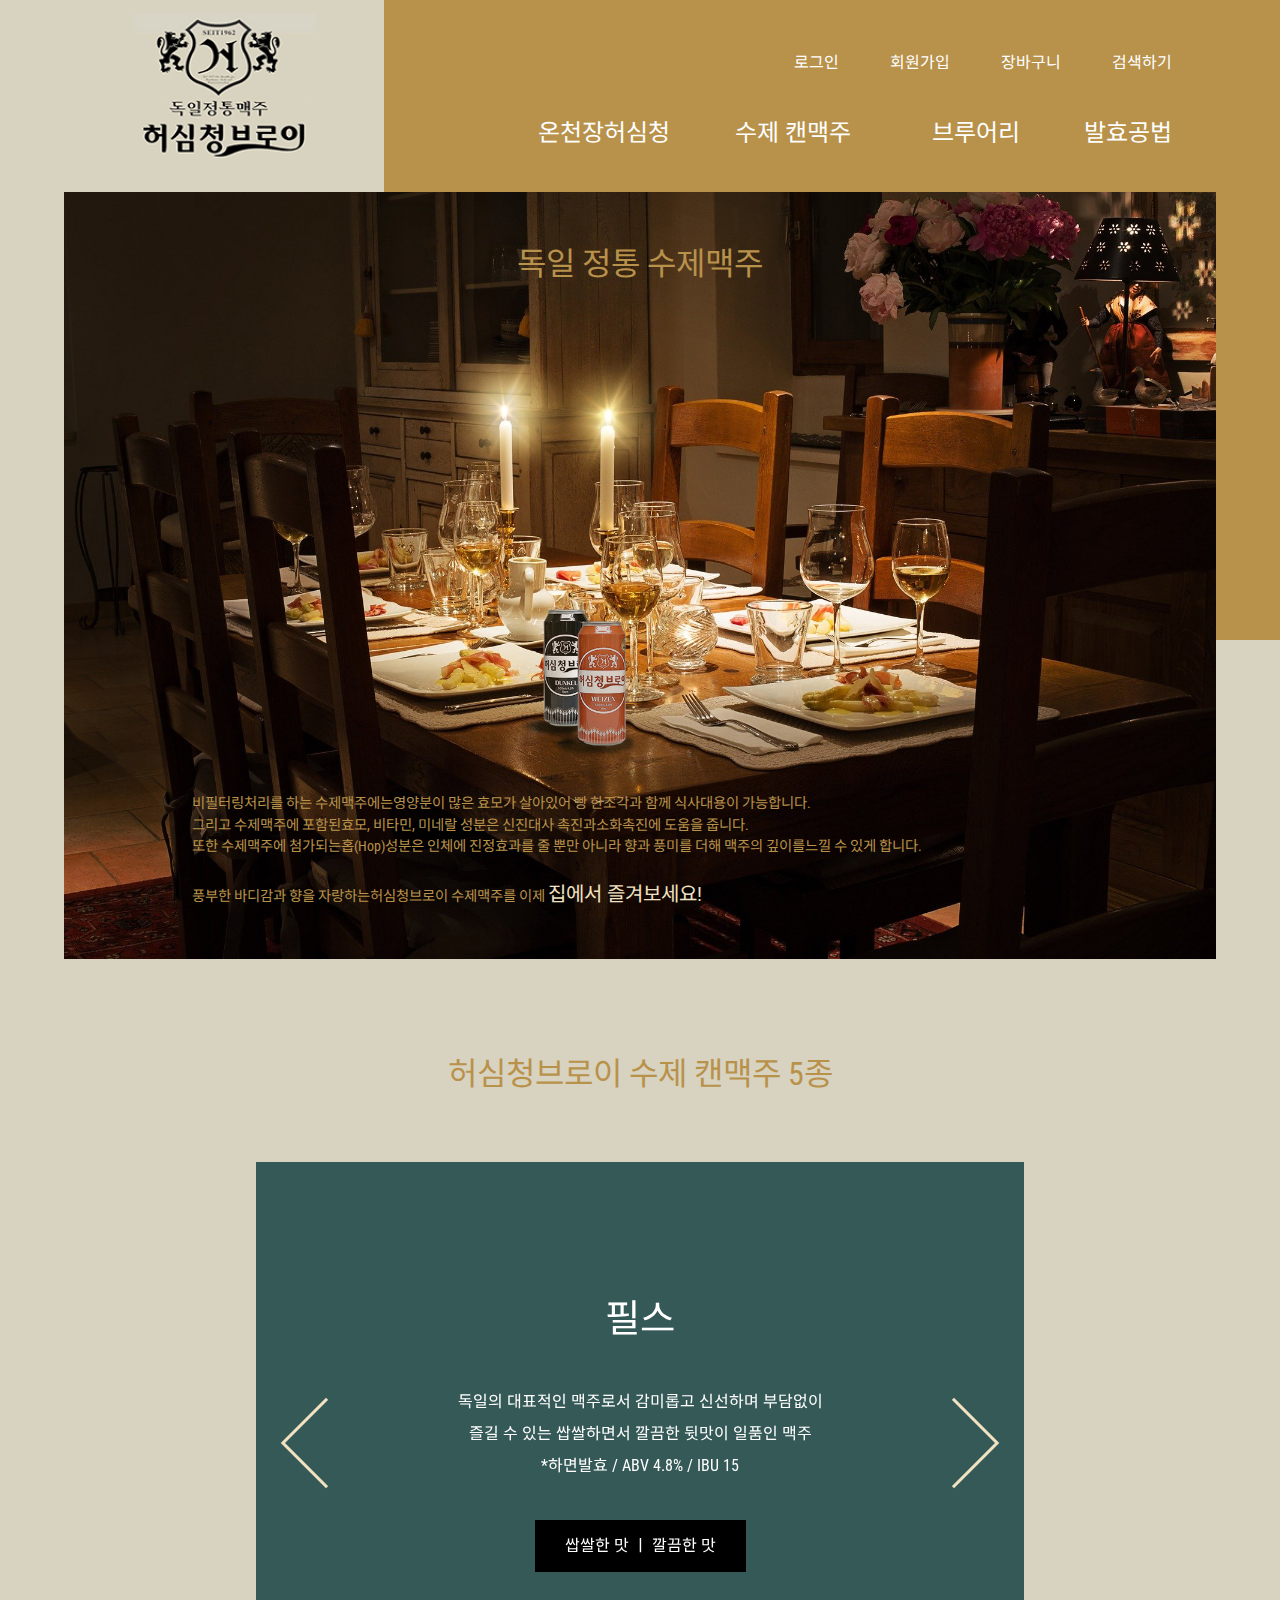
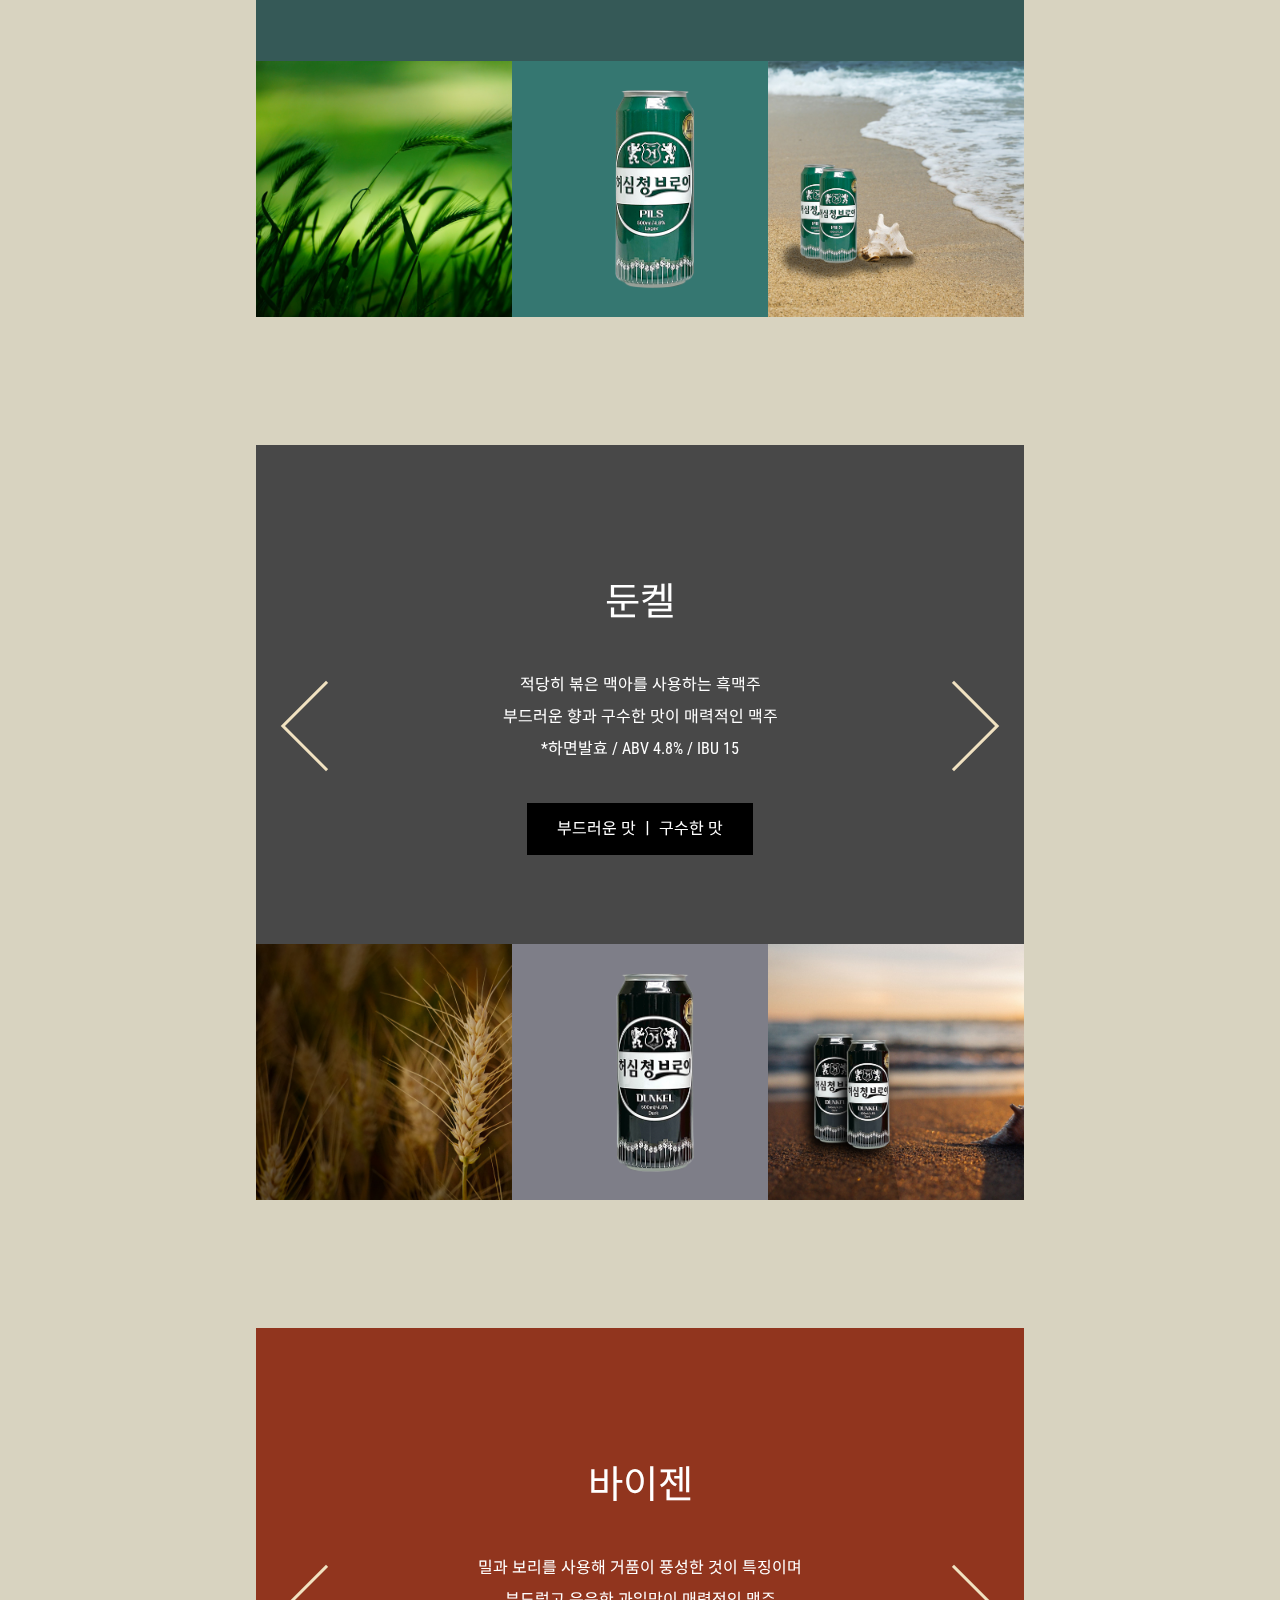
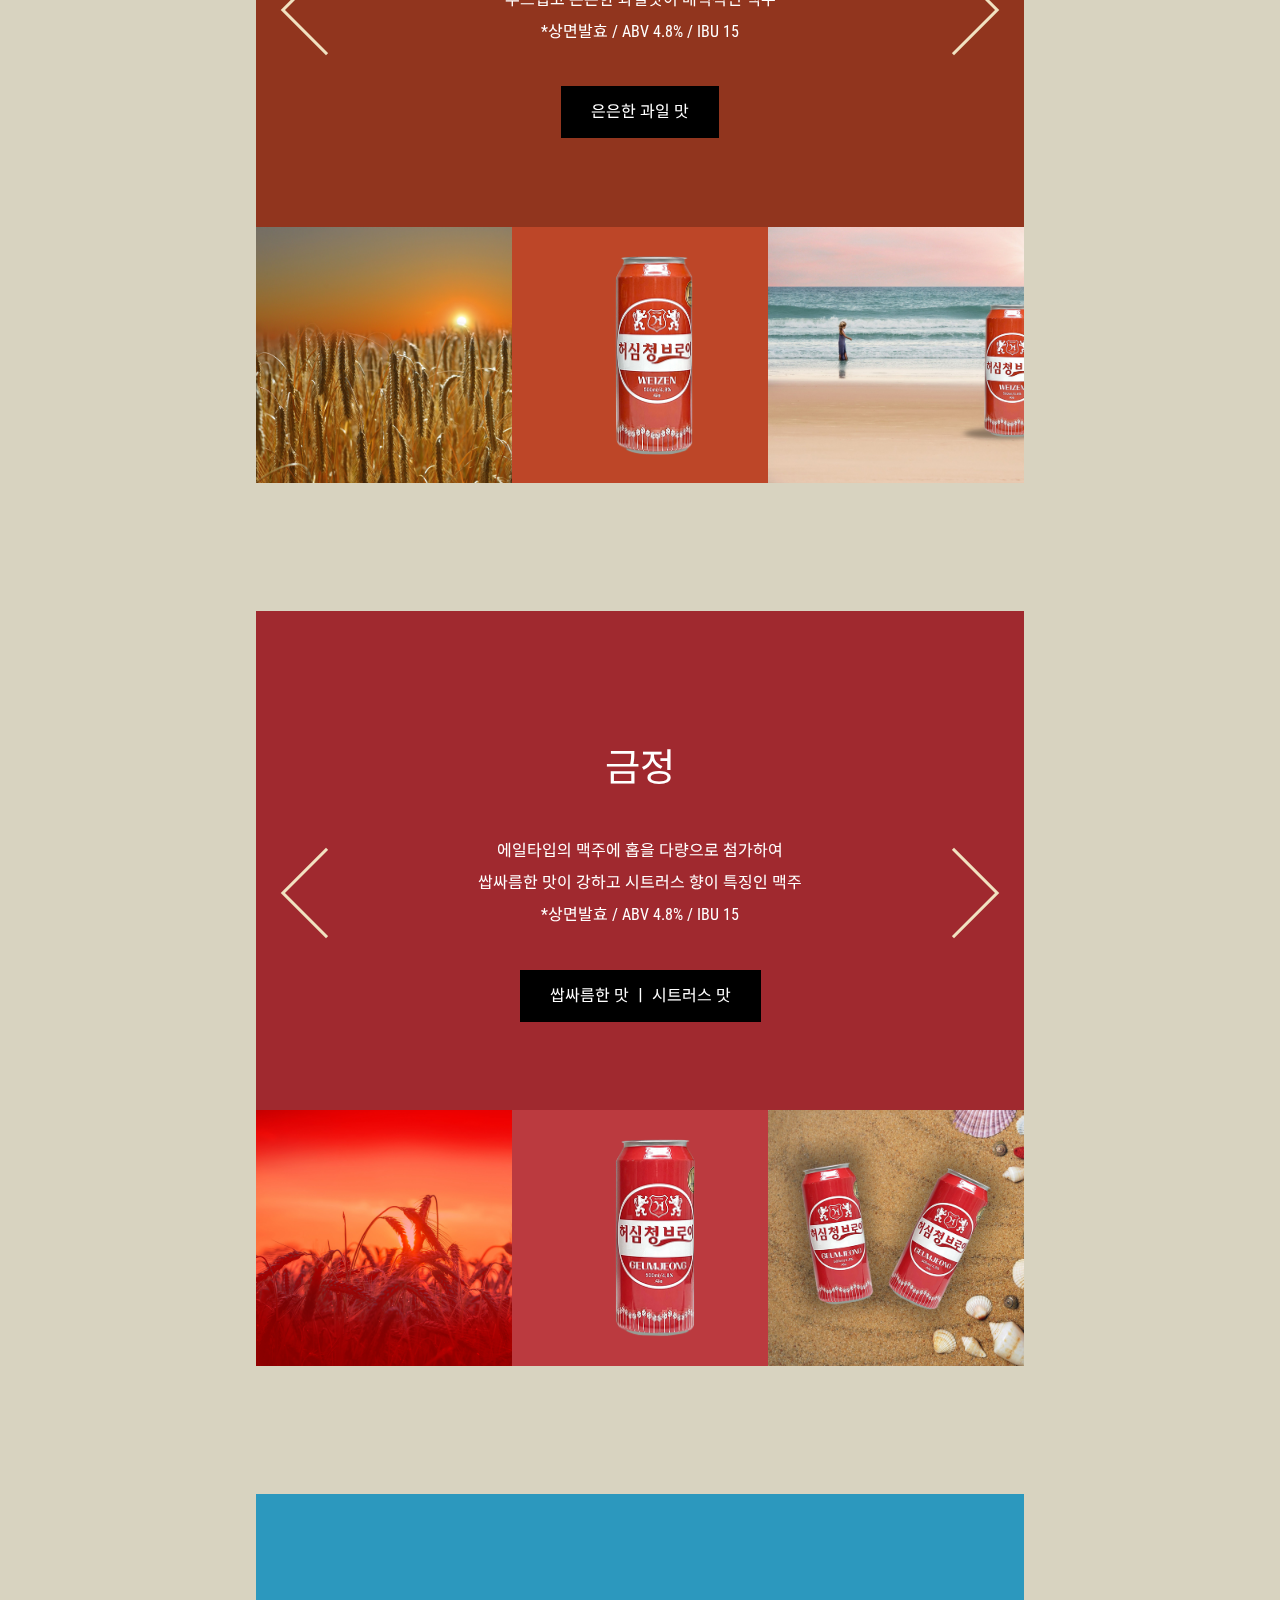
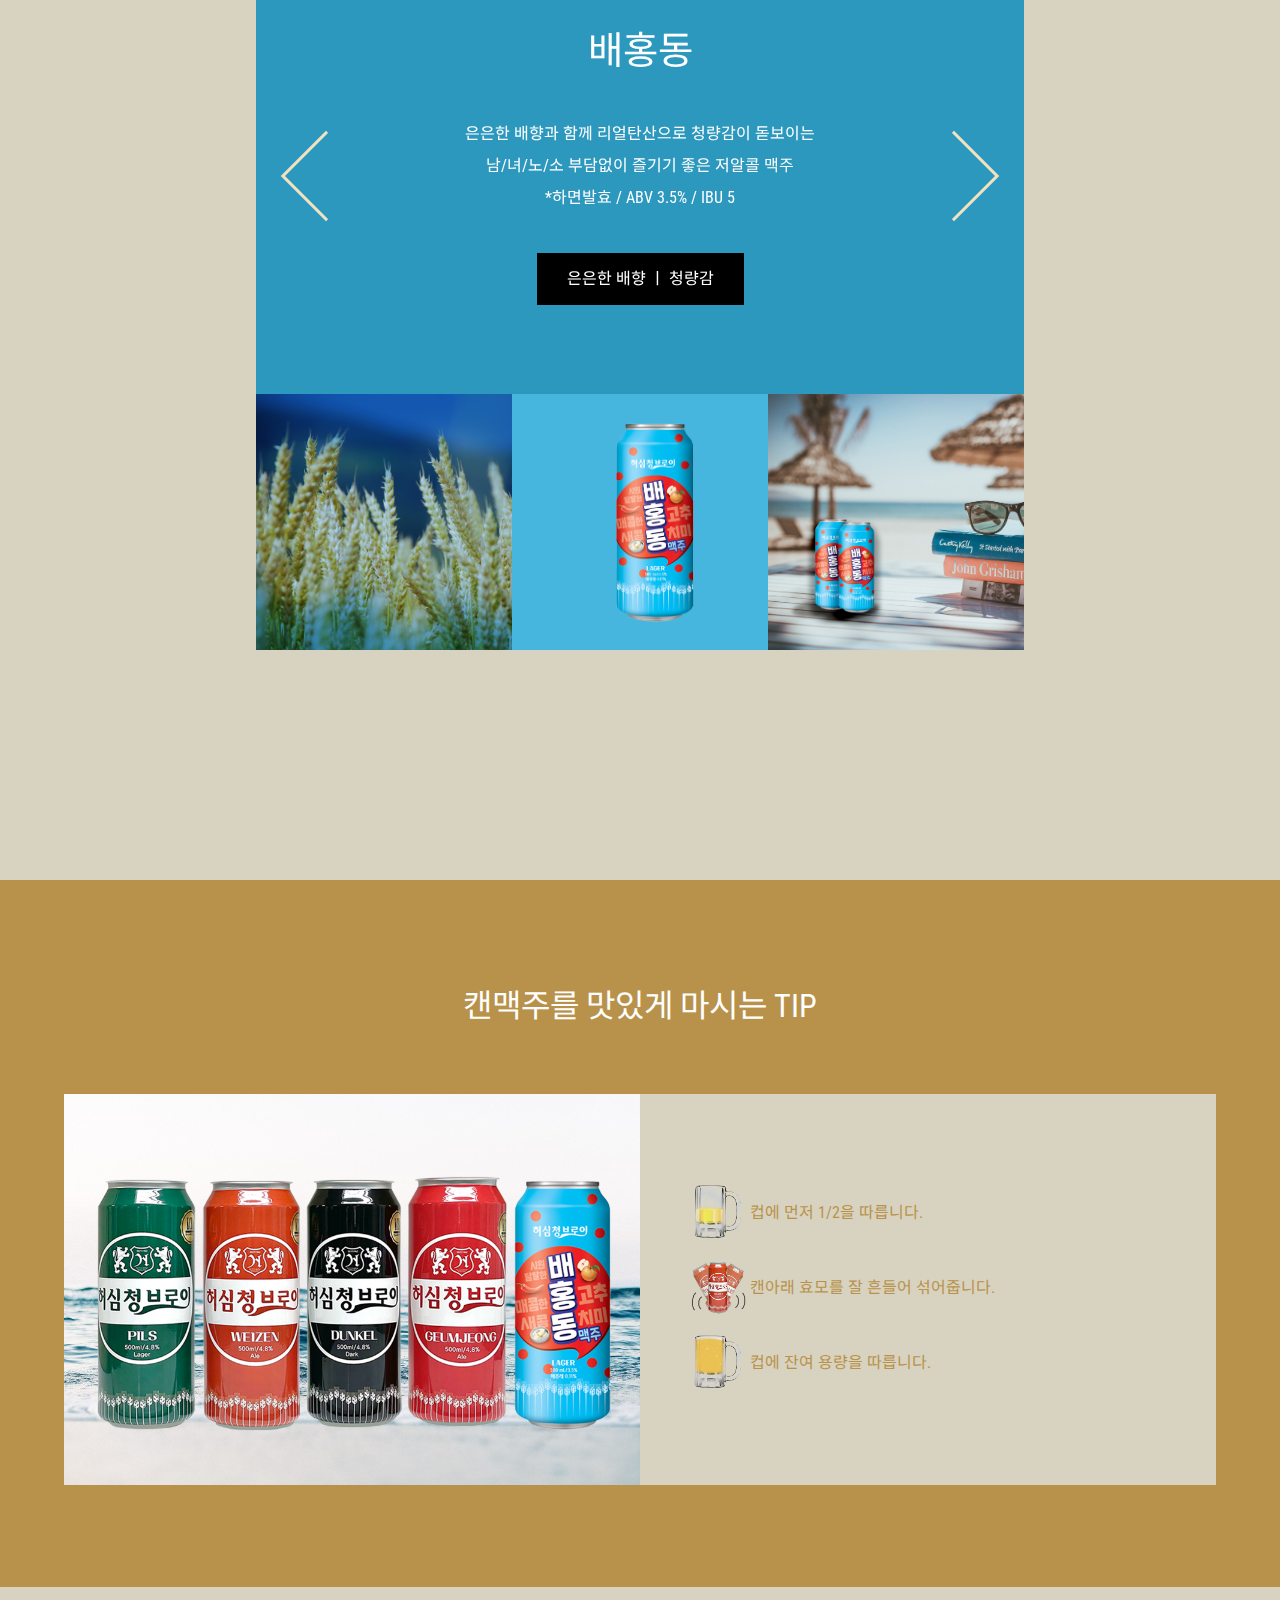
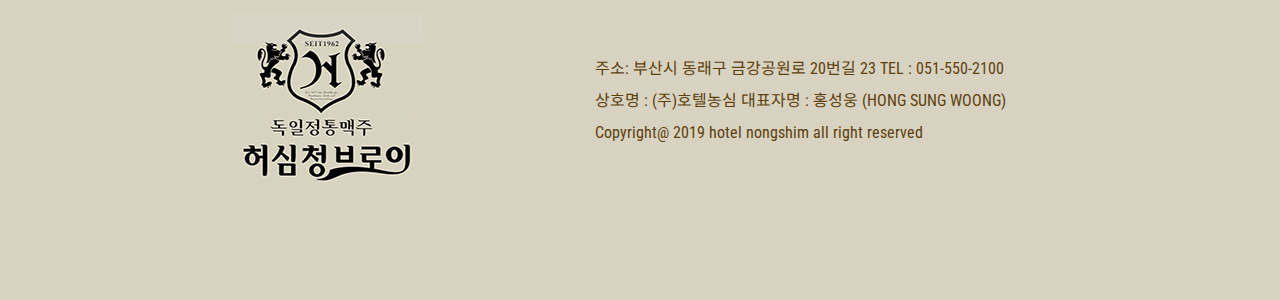
<file: broi/sub/index.html>
<!DOCTYPE html>
<html lang="en">

<head>
    <meta charset="UTF-8">
    <meta http-equiv="X-UA-Compatible" content="IE=edge">
    <meta name="viewport" content="width=device-width, initial-scale=1.0">

    <!--opengraph-->
    <meta property="og:type" content="website">
    <meta property="og:title" content="허심청브로이">
    <meta property="og:url" content="http://test.dothome.co.kr">
    <meta property="og:image" content="images/common/logo.jpg">
    <meta property="og:description" content="허심청브로이 수제캔맥주">
    <!--//opengraph-->

    <title>포트폴리오용 수제캔맥주</title>
    <link rel="shortcut icon" href="images/favicon.ico">
    <link href="../css/slick.css" rel="stylesheet" type="text/css">
    <link href="../css/ani.css" rel="stylesheet" type="text/css">
    <link href="../css/common.css" rel="stylesheet" type="text/css">
    <link href="css/substyle.css" rel="stylesheet" type="text/css">

    <script src="https://ajax.googleapis.com/ajax/libs/jquery/3.3.1/jquery.min.js"></script>
    <script src="../js/slick.min.js" type="text/javascript"></script>
    <script src="../js/script.js" type="text/javascript"></script>

    <!-- IE8 에서 HTML5 요소와 미디어 쿼리를 위한 HTML5 shim 와 Respond.js -->
    <!-- WARNING: Respond.js 는 당신이 file:// 을 통해 페이지를 볼 때는 동작하지 않습니다. -->
    <!--[if lt IE 9]>
 <script src="https://oss.maxcdn.com/html5shiv/3.7.2/html5shiv.min.js"></script>
 <script src="https://oss.maxcdn.com/respond/1.4.2/respond.min.js"></script>
 <![endif]-->
</head>

<body>
    <div id="wrap">
        <div class="ham_bg">
            <div class="hamburger">
                <nav>
                    <div class="h_menu">
                        <li><a href="../index.html">온천장 허심청</a></li>
                        <li><a href="../sub/index.html">수제 캔맥주</a></li>
                        <li><a href="#">브루어리</a></li>
                        <li><a href="#">발효공법</a></li>
                    </div>
                </nav>
                <div class="h_util">
                    <li><a href="#">로그인</a></li>
                    <li><a href="#">회원가입</a></li>
                    <li><a href="#">장바구니</a></li>
                    <li><a href="#">검색하기</a></li>
                </div>
                <p class="close"><img src="images/close.png" alt="닫기버튼"></p>
            </div>
        </div>
        <header id="header">
            <div class="inner clearfix">
                <h1 class="ani-delay-04 ani-start-fadeLeftReverse"><a href="../index.html"><img src="images/logo.jpg"
                            alt="허심청브로이 로고 이미지"></a></h1>
                <div class="util">
                    <li><a href="#">로그인</a></li>
                    <li><a href="#">회원가입</a></li>
                    <li><a href="#">장바구니</a></li>
                    <li><a href="#">검색하기</a></li>
                </div>
                <nav>
                    <div class="menu">
                        <li><a href="../index.html">온천장허심청</a></li>
                        <li><a href="../sub/index.html">수제 캔맥주</a></li>
                        <li><a href="#">브루어리</a></li>
                        <li><a href="#">발효공법</a></li>
                    </div>
                </nav>
                <div class="ham"><img src="images/ham.png" alt="메뉴더보기 버튼"></div>
            </div>
        </header>
        <section id="main_visual" class="inner clearfix">
            
            <h2>
              독일 정통 수제맥주
            </h2>
            <span class="none"><img src="images/beer_dinner.jpg" alt="탁자위 브로이 캔맥주 이미지"></span>
            <span class="block"><img src="images/dinner.jpg" alt="탁자위 브로이 캔맥주 이미지"></span>
            <p class="desc">비필터링<span class="none">처리를 하는</span>  수제맥주에는<span class="none"><br>영양분이 많은</span> 효모가 살아있어 <br class="no">빵 한조각과 함께 식사대용이 가능합니다.<br><span class="none">그리고 수제맥주에 포함된 </span>효모, 비타민, 미네랄 성분은 <br class="no">신진대사 촉진과소화촉진에 도움을 줍니다.<br><span class="none">또한 수제맥주에 첨가되는 </span>홉(Hop)성분은 인체에 진정효과를 줄 뿐만 아니라 <br class="no">향과 풍미를 <span class="none">더해 맥주의 깊이를 </span>느낄 수 있게 합니다.<br><br><span class="none">풍부한 바디감과 향을 자랑하는 </span>허심청브로이 수제맥주를<br class="no"> 이제 <span class="white">집에서 즐겨보세요!</span></p>
        </section><!-- main_visual -->
        <section id="canbeer">
            <h3>허심청브로이 수제 캔맥주 5종</h3>
            <div class="greenbeer">
                <ul class="gbb_slide">
                    <li class="bb1">
                        <dl>
                            <dt>필스</dt>
                            <dd>독일의 대표적인 맥주로서 감미롭고 신선하며 부담없이<br>
                                즐길 수 있는 쌉쌀하면서 깔끔한 뒷맛이 일품인 맥주<br>
                                *하면발효 / ABV 4.8% / IBU 15</dd>
                            <dd class="btn">쌉쌀한 맛 ㅣ 깔끔한 맛</dd>
                        </dl>
                    </li>
                    <li><img src="images/greenbarley.jpg" alt="허심청브로이 수제캔맨주 필스 이미지2"></li>
                    <li class="bb2"><img src="images/greenbeer.png" alt="허심청브로이 수제캔맨주 필스 이미지3"></li>
                    <li><img src="images/greenbeer.jpg" alt="허심청브로이 수제캔맨주 필스 이미지4"></li>
                    
                </ul>

                <ul class="gbs_slide">
                    <li class="sb1"><img src="images/green.png" alt="허심청브로이 수제캔맨주 필스  이미지1"></li>
                    </li>
                    <li><img src="images/greenbarley.jpg" alt="허심청브로이 수제캔맨주 필스  이미지2"></li>
                    <li class="sb2"><img src="images/greenbeer.png" alt="허심청브로이 수제캔맨주 필스 이미지3"></li>
                    <li><img src="images/greenbeer.jpg" alt="허심청브로이 수제캔맨주 필스  이미지4"></li>
                    
                </ul>
            </div>

            <div class="greenbeer">
                <ul class="gbb_slide">
                    <li class="bb1">
                        <dl>
                            <dt>둔켈</dt>
                            <dd>적당히 볶은 맥아를 사용하는 흑맥주<br>
                                부드러운 향과 구수한 맛이 매력적인 맥주<br>
                                *하면발효 / ABV 4.8% / IBU 15</dd>
                            <dd class="btn">부드러운 맛 ㅣ 구수한 맛</dd>
                        </dl>
                    </li>
                    <li><img src="images/blackbarley.jpg" alt="허심청브로이 수제캔맨주 둔켈 이미지2"></li>
                    <li class="bb2"><img src="images/blackbeer.png" alt="허심청브로이 수제캔맨주 둔켈 이미지3"></li>
                    <li><img src="images/beach_beer2.jpg" alt="허심청브로이 수제캔맨주 둔켈 이미지4"></li>
                    
                </ul>

                <ul class="gbs_slide">
                    <li class="sb1"><img src="images/black.png" alt="허심청브로이 수제캔맨주 둔켈  이미지1"></li>
                    </li>
                    <li><img src="images/blackbarley.jpg" alt="허심청브로이 수제캔맨주 둔켈  이미지2"></li>
                    <li class="sb2"><img src="images/blackbeer.png" alt="허심청브로이 수제캔맨주 둔켈 이미지3"></li>
                    <li><img src="images/beach_beer2.jpg" alt="허심청브로이 수제캔맨주 둔켈  이미지4"></li>
                    
                </ul>
            </div>

            <div class="greenbeer">
                <ul class="gbb_slide">
                    <li class="bb1">
                        <dl>
                            <dt>바이젠</dt>
                            <dd>밀과 보리를 사용해 거품이 풍성한 것이 특징이며<br>부드럽고 은은한 과일맛이 매력적인 맥주<br>
                                *상면발효 / ABV 4.8% / IBU 15</dd>
                            <dd class="btn">은은한 과일 맛</dd>
                        </dl>
                    </li>
                    <li><img src="images/orangebarley.jpg" alt="허심청브로이 수제캔맨주 바이젠 이미지2"></li>
                    <li class="bb2"><img src="images/orangebeer.png" alt="허심청브로이 수제캔맨주 바이젠 이미지3"></li>
                    <li><img src="images/beach_beer_orange.jpg" alt="허심청브로이 수제캔맨주 바이젠 이미지4"></li>
                    
                </ul>

                <ul class="gbs_slide">
                    <li class="sb1"><img src="images/orange.png" alt="허심청브로이 수제캔맨주 바이젠  이미지1"></li>
                    </li>
                    <li><img src="images/orangebarley.jpg" alt="허심청브로이 수제캔맨주 바이젠  이미지2"></li>
                    <li class="sb2"><img src="images/orangebeer.png" alt="허심청브로이 수제캔맨주 바이젠 이미지3"></li>
                    <li><img src="images/beach_beer_orange.jpg" alt="허심청브로이 수제캔맨주 바이젠  이미지4"></li>
                    
                </ul>
            </div>

            <div class="greenbeer">
                <ul class="gbb_slide">
                    <li class="bb1">
                        <dl>
                            <dt>금정</dt>
                            <dd>에일타입의 맥주에 홉을 다량으로 첨가하여<br>
                                쌉싸름한 맛이 강하고 시트러스 향이 특징인 맥주<br>
                                *상면발효 / ABV 4.8% / IBU 15</dd>
                            <dd class="btn">쌉싸름한 맛 ㅣ 시트러스 맛</dd>
                        </dl>
                    </li>
                    <li><img src="images/redbarley.jpg" alt="허심청브로이 수제캔맨주 금정 이미지2"></li>
                    <li class="bb2"><img src="images/redbeer.png" alt="허심청브로이 수제캔맨주 금정 이미지3"></li>
                    <li><img src="images/beach_redbeer.jpg" alt="허심청브로이 수제캔맨주 금정 이미지4"></li>
                    
                </ul>

                <ul class="gbs_slide">
                    <li class="sb1"><img src="images/red.png" alt="허심청브로이 수제캔맨주 금정  이미지1"></li>
                    </li>
                    <li><img src="images/redbarley.jpg" alt="허심청브로이 수제캔맨주 금정  이미지2"></li>
                    <li class="sb2"><img src="images/redbeer.png" alt="허심청브로이 수제캔맨주 금정 이미지3"></li>
                    <li><img src="images/beach_redbeer.jpg" alt="허심청브로이 수제캔맨주 금정  이미지4"></li>
                    
                </ul>
            </div>

            <div class="greenbeer">
                <ul class="gbb_slide">
                    <li class="bb1">
                        <dl>
                            <dt>배홍동</dt>
                            <dd>은은한 배향과 함께 리얼탄산으로 청량감이 돋보이는<br>
                                남/녀/노/소 부담없이 즐기기 좋은 저알콜 맥주<br>
                                *하면발효 / ABV 3.5% / IBU 5</dd>
                            <dd class="btn">은은한 배향 ㅣ 청량감</dd>
                        </dl>
                    </li>
                    <li><img src="images/bluebarley.jpg" alt="허심청브로이 수제캔맨주 배홍동 이미지2"></li>
                    <li class="bb2"><img src="images/bluebeer.png" alt="허심청브로이 수제캔맨주 배홍동 이미지3"></li>
                    <li><img src="images/beach_bluebeer.jpg" alt="허심청브로이 수제캔맨주 배홍동 이미지4"></li>
                    
                </ul>

                <ul class="gbs_slide">
                    <li class="sb1"><img src="images/blue.png" alt="허심청브로이 수제캔맨주 배홍동  이미지1"></li>
                    </li>
                    <li><img src="images/bluebarley.jpg" alt="허심청브로이 수제캔맨주 배홍동  이미지2"></li>
                    <li class="sb2"><img src="images/bluebeer.png" alt="허심청브로이 수제캔맨주 배홍동 이미지3"></li>
                    <li><img src="images/beach_bluebeer.jpg" alt="허심청브로이 수제캔맨주 배홍동  이미지4"></li>
                    
                </ul>
            </div>

        </section><!-- canbeer -->

        <section id="tip">
            <h3>캔맥주를 맛있게 마시는 TIP</h3>
            <div class="cantip">
            <div class="can5"><img src="images/can5.jpg" alt="캔맥주 5종 이미지"></div>
            <div class="tip_desc">
              <p>컵에 먼저 1/2을 따릅니다.</p> 
              <p>캔아래 효모를 잘 흔들어 섞어줍니다.</p> 
              <p>컵에 잔여 용량을 따릅니다.</p>
            </div>
                </div>
        </section>
        <footer id="footer">
            <h4><img src="images/f_logo.jpg" alt="허심청브로이 로고 이미지"></h4>
            <div>
                <p class="address">주소: 부산시 동래구 금강공원로 20번길 23 TEL : 051-550-2100<br>
                    상호명 : (주)호텔농심 대표자명 : 홍성웅 (HONG SUNG WOONG)</p>
                <P CLASS="copy">Copyright@ 2019 hotel nongshim all right reserved</P>
            </div>
        </footer>
    </div><!-- wrap -->
</body>

</html>
</file>
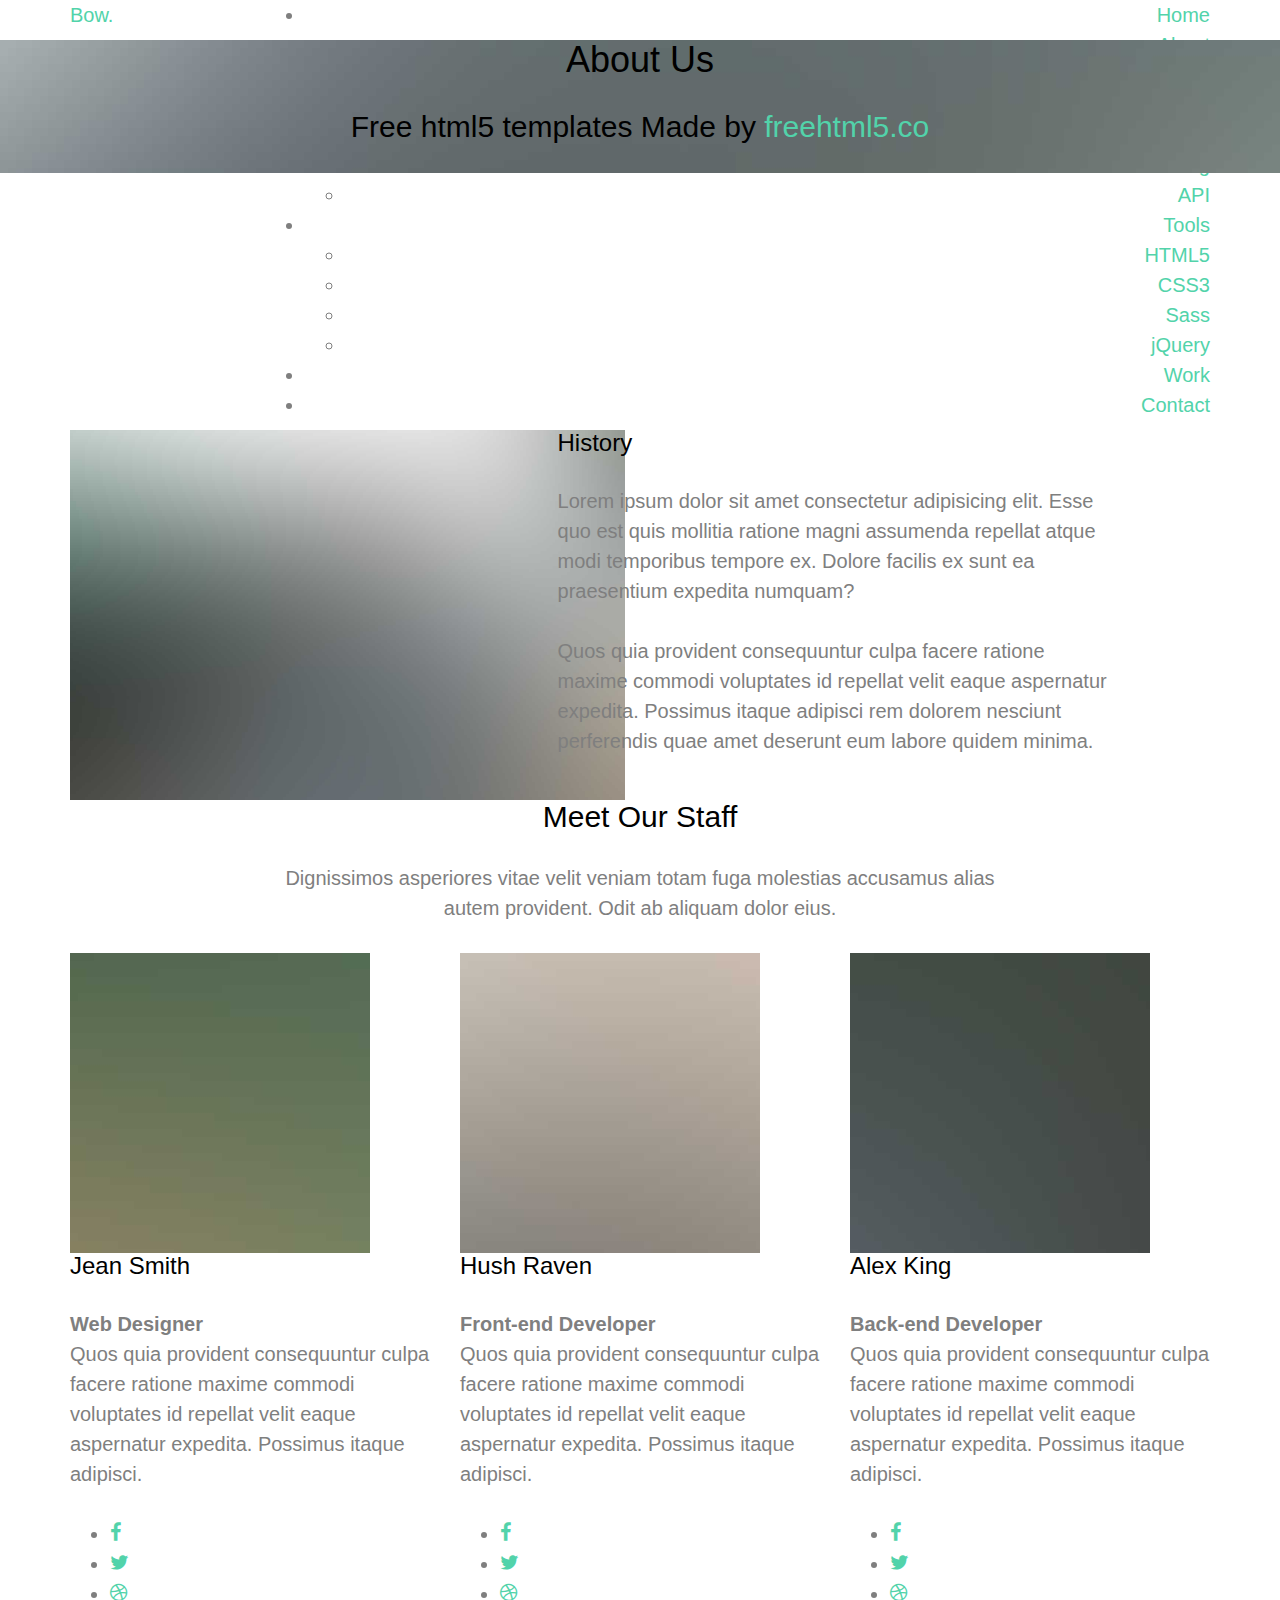
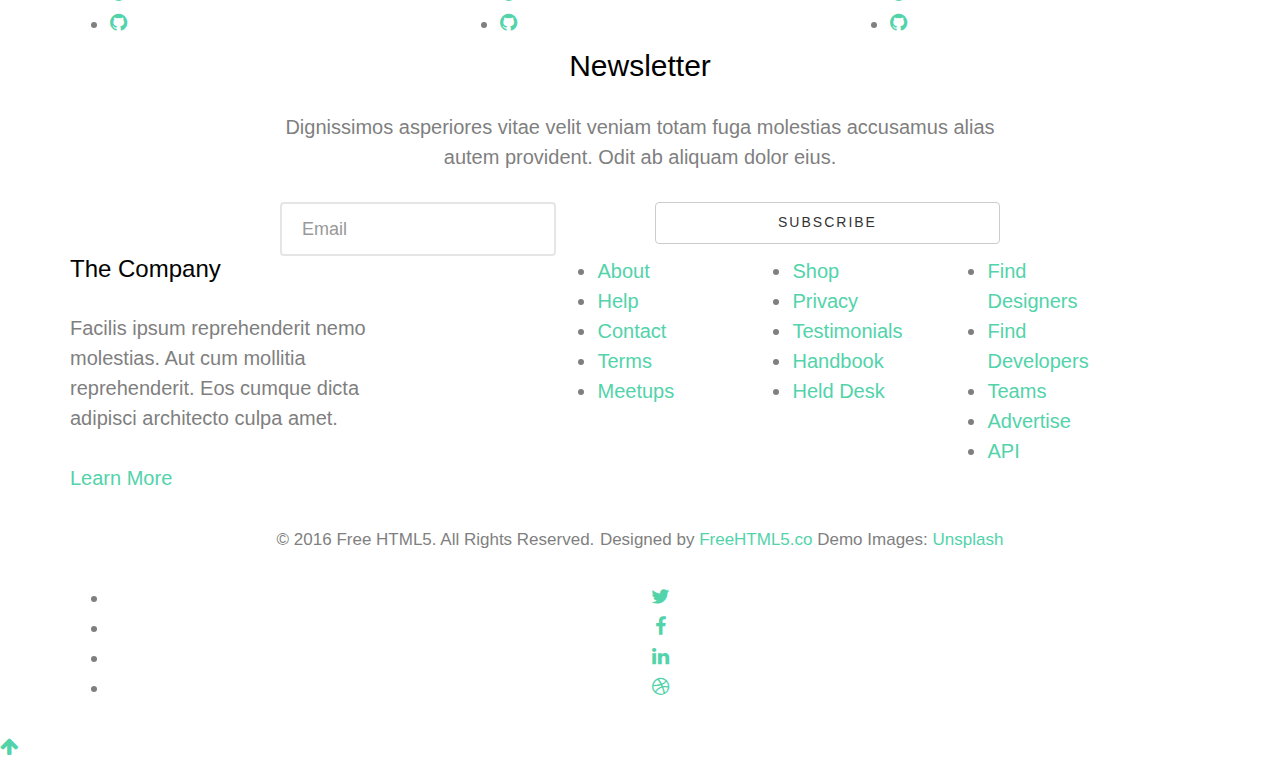
<file: about.html>
<!DOCTYPE HTML>
<html>
	<head>
	<meta charset="utf-8">
	<meta http-equiv="X-UA-Compatible" content="IE=edge">
	<title>Bow &mdash; Free Website Template, Free HTML5 Template by FreeHTML5.co</title>
	<meta name="viewport" content="width=device-width, initial-scale=1">
	<meta name="description" content="Free HTML5 Website Template by FreeHTML5.co" />
	<meta name="keywords" content="free website templates, free html5, free template, free bootstrap, free website template, html5, css3, mobile first, responsive" />
	<meta name="author" content="FreeHTML5.co" />

	
  <!-- 
	//////////////////////////////////////////////////////

	FREE HTML5 TEMPLATE 
	DESIGNED & DEVELOPED by FreeHTML5.co
		
	Website: 		http://freehtml5.co/
	Email: 			info@freehtml5.co
	Twitter: 		http://twitter.com/fh5co
	Facebook: 		https://www.facebook.com/fh5co

	//////////////////////////////////////////////////////
	 -->

  	<!-- Facebook and Twitter integration -->
	<meta property="og:title" content=""/>
	<meta property="og:image" content=""/>
	<meta property="og:url" content=""/>
	<meta property="og:site_name" content=""/>
	<meta property="og:description" content=""/>
	<meta name="twitter:title" content="" />
	<meta name="twitter:image" content="" />
	<meta name="twitter:url" content="" />
	<meta name="twitter:card" content="" />

	<!-- <link href='https://fonts.googleapis.com/css?family=Work+Sans:400,300,600,400italic,700' rel='stylesheet' type='text/css'> -->
	
	<!-- Animate.css -->
	<link rel="stylesheet" href="css/animate.css">
	<!-- Icomoon Icon Fonts-->
	<link rel="stylesheet" href="css/icomoon.css">
	<!-- Bootstrap  -->
	<link rel="stylesheet" href="css/bootstrap.css">

	<!-- Magnific Popup -->
	<link rel="stylesheet" href="css/magnific-popup.css">

	<!-- Theme style  -->
	<link rel="stylesheet" href="css/style.css">

	<!-- Modernizr JS -->
	<script src="js/modernizr-2.6.2.min.js"></script>
	<!-- FOR IE9 below -->
	<!--[if lt IE 9]>
	<script src="js/respond.min.js"></script>
	<![endif]-->

	</head>
	<body>
		
	<div class="fh5co-loader"></div>
	
	<div id="page">
	<nav class="fh5co-nav" role="navigation">
		<div class="container">
			<div class="row">
				<div class="col-xs-2">
					<div id="fh5co-logo"><a href="index.html">Bow.</a></div>
				</div>
				<div class="col-xs-10 text-right menu-1">
					<ul>
						<li><a href="index.html">Home</a></li>
						<li class="active"><a href="about.html">About</a></li>
						<li class="has-dropdown">
							<a href="services.html">Services</a>
							<ul class="dropdown">
								<li><a href="#">Web Design</a></li>
								<li><a href="#">eCommerce</a></li>
								<li><a href="#">Branding</a></li>
								<li><a href="#">API</a></li>
							</ul>
						</li>
						<li class="has-dropdown">
							<a href="#">Tools</a>
							<ul class="dropdown">
								<li><a href="#">HTML5</a></li>
								<li><a href="#">CSS3</a></li>
								<li><a href="#">Sass</a></li>
								<li><a href="#">jQuery</a></li>
							</ul>
						</li>
						<li><a href="work.html">Work</a></li>
						<li><a href="contact.html">Contact</a></li>
					</ul>
				</div>
			</div>
			
		</div>
	</nav>

	<header id="fh5co-header" class="fh5co-cover fh5co-cover-sm" role="banner" style="background-image:url(images/img_bg_2.jpg);">
		<div class="overlay"></div>
		<div class="container">
			<div class="row">
				<div class="col-md-8 col-md-offset-2 text-center">
					<div class="display-t">
						<div class="display-tc animate-box" data-animate-effect="fadeIn">
							<h1>About Us</h1>
							<h2>Free html5 templates Made by <a href="http://freehtml5.co" target="_blank">freehtml5.co</a></h2>
						</div>
					</div>
				</div>
			</div>
		</div>
	</header>
	
	<div id="fh5co-about-section">
		<div class="container">
			<div class="about-content">
				<div class="row animate-box">
					<div class="col-md-6">
						<img class="img-responsive" src="images/img_bg_1.jpg" alt="about">
					</div>
					<div class="col-md-6 col-md-pull-1">
						<div class="desc">
							<h3>History</h3>
							<p>Lorem ipsum dolor sit amet consectetur adipisicing elit. Esse quo est quis mollitia ratione magni assumenda repellat atque modi temporibus tempore ex. Dolore facilis ex sunt ea praesentium expedita numquam?</p> 
							<p>Quos quia provident consequuntur culpa facere ratione maxime commodi voluptates id repellat velit eaque aspernatur expedita. Possimus itaque adipisci rem dolorem nesciunt perferendis quae amet deserunt eum labore quidem minima.</p>
						</div>
					</div>
				</div>
			</div>
			<div class="row animate-box">
				<div class="col-md-8 col-md-offset-2 text-center fh5co-heading">
					<h2>Meet Our Staff</h2>
					<p>Dignissimos asperiores vitae velit veniam totam fuga molestias accusamus alias autem provident. Odit ab aliquam dolor eius.</p>
				</div>
			</div>
			<div class="row">
				<div class="col-md-4 col-sm-4 animate-box" data-animate-effect="fadeIn">
					<div class="fh5co-staff">
						<img src="images/person1.jpg" alt="Free HTML5 Templates by FreeHTML5.co">
						<h3>Jean Smith</h3>
						<strong class="role">Web Designer</strong>
						<p>Quos quia provident consequuntur culpa facere ratione maxime commodi voluptates id repellat velit eaque aspernatur expedita. Possimus itaque adipisci.</p>
						<ul class="fh5co-social-icons">
							<li><a href="#"><i class="icon-facebook"></i></a></li>
							<li><a href="#"><i class="icon-twitter"></i></a></li>
							<li><a href="#"><i class="icon-dribbble"></i></a></li>
							<li><a href="#"><i class="icon-github"></i></a></li>
						</ul>
					</div>
				</div>
				<div class="col-md-4 col-sm-4 animate-box" data-animate-effect="fadeIn">
					<div class="fh5co-staff">
						<img src="images/person2.jpg" alt="Free HTML5 Templates by FreeHTML5.co">
						<h3>Hush Raven</h3>
						<strong class="role">Front-end Developer</strong>
						<p>Quos quia provident consequuntur culpa facere ratione maxime commodi voluptates id repellat velit eaque aspernatur expedita. Possimus itaque adipisci.</p>
						<ul class="fh5co-social-icons">
							<li><a href="#"><i class="icon-facebook"></i></a></li>
							<li><a href="#"><i class="icon-twitter"></i></a></li>
							<li><a href="#"><i class="icon-dribbble"></i></a></li>
							<li><a href="#"><i class="icon-github"></i></a></li>
						</ul>
					</div>
				</div>
				<div class="col-md-4 col-sm-4 animate-box" data-animate-effect="fadeIn">
					<div class="fh5co-staff">
						<img src="images/person3.jpg" alt="Free HTML5 Templates by FreeHTML5.co">
						<h3>Alex King</h3>
						<strong class="role">Back-end Developer</strong>
						<p>Quos quia provident consequuntur culpa facere ratione maxime commodi voluptates id repellat velit eaque aspernatur expedita. Possimus itaque adipisci.</p>
						<ul class="fh5co-social-icons">
							<li><a href="#"><i class="icon-facebook"></i></a></li>
							<li><a href="#"><i class="icon-twitter"></i></a></li>
							<li><a href="#"><i class="icon-dribbble"></i></a></li>
							<li><a href="#"><i class="icon-github"></i></a></li>
						</ul>
					</div>
				</div>
			</div>
		</div>
	</div>

	<div id="fh5co-started">
		<div class="container">
			<div class="row animate-box">
				<div class="col-md-8 col-md-offset-2 text-center fh5co-heading">
					<h2>Newsletter</h2>
					<p>Dignissimos asperiores vitae velit veniam totam fuga molestias accusamus alias autem provident. Odit ab aliquam dolor eius.</p>
				</div>
			</div>
			<div class="row animate-box">
				<div class="col-md-8 col-md-offset-2">
					<form class="form-inline">
						<div class="col-md-6 col-sm-6">
							<div class="form-group">
								<label for="email" class="sr-only">Email</label>
								<input type="email" class="form-control" id="email" placeholder="Email">
							</div>
						</div>
						<div class="col-md-6 col-sm-6">
							<button type="submit" class="btn btn-default btn-block">Subscribe</button>
						</div>
					</form>
				</div>
			</div>
		</div>
	</div>

	<footer id="fh5co-footer" role="contentinfo">
		<div class="container">
			<div class="row row-pb-md">
				<div class="col-md-4 fh5co-widget">
					<h3>The Company</h3>
					<p>Facilis ipsum reprehenderit nemo molestias. Aut cum mollitia reprehenderit. Eos cumque dicta adipisci architecto culpa amet.</p>
					<p><a href="#">Learn More</a></p>
				</div>
				<div class="col-md-2 col-sm-4 col-xs-6 col-md-push-1">
					<ul class="fh5co-footer-links">
						<li><a href="#">About</a></li>
						<li><a href="#">Help</a></li>
						<li><a href="#">Contact</a></li>
						<li><a href="#">Terms</a></li>
						<li><a href="#">Meetups</a></li>
					</ul>
				</div>

				<div class="col-md-2 col-sm-4 col-xs-6 col-md-push-1">
					<ul class="fh5co-footer-links">
						<li><a href="#">Shop</a></li>
						<li><a href="#">Privacy</a></li>
						<li><a href="#">Testimonials</a></li>
						<li><a href="#">Handbook</a></li>
						<li><a href="#">Held Desk</a></li>
					</ul>
				</div>

				<div class="col-md-2 col-sm-4 col-xs-6 col-md-push-1">
					<ul class="fh5co-footer-links">
						<li><a href="#">Find Designers</a></li>
						<li><a href="#">Find Developers</a></li>
						<li><a href="#">Teams</a></li>
						<li><a href="#">Advertise</a></li>
						<li><a href="#">API</a></li>
					</ul>
				</div>
			</div>

			<div class="row copyright">
				<div class="col-md-12 text-center">
					<p>
						<small class="block">&copy; 2016 Free HTML5. All Rights Reserved.</small> 
						<small class="block">Designed by <a href="http://freehtml5.co/" target="_blank">FreeHTML5.co</a> Demo Images: <a href="http://unsplash.co/" target="_blank">Unsplash</a></small>
					</p>
					<p>
						<ul class="fh5co-social-icons">
							<li><a href="#"><i class="icon-twitter"></i></a></li>
							<li><a href="#"><i class="icon-facebook"></i></a></li>
							<li><a href="#"><i class="icon-linkedin"></i></a></li>
							<li><a href="#"><i class="icon-dribbble"></i></a></li>
						</ul>
					</p>
				</div>
			</div>

		</div>
	</footer>
	</div>

	<div class="gototop js-top">
		<a href="#" class="js-gotop"><i class="icon-arrow-up"></i></a>
	</div>
	
	<!-- jQuery -->
	<script src="js/jquery.min.js"></script>
	<!-- jQuery Easing -->
	<script src="js/jquery.easing.1.3.js"></script>
	<!-- Bootstrap -->
	<script src="js/bootstrap.min.js"></script>
	<!-- Waypoints -->
	<script src="js/jquery.waypoints.min.js"></script>
	<!-- countTo -->
	<script src="js/jquery.countTo.js"></script>
	<!-- Magnific Popup -->
	<script src="js/jquery.magnific-popup.min.js"></script>
	<script src="js/magnific-popup-options.js"></script>
	<!-- Main -->
	<script src="js/main.js"></script>

	</body>
</html>
</file>
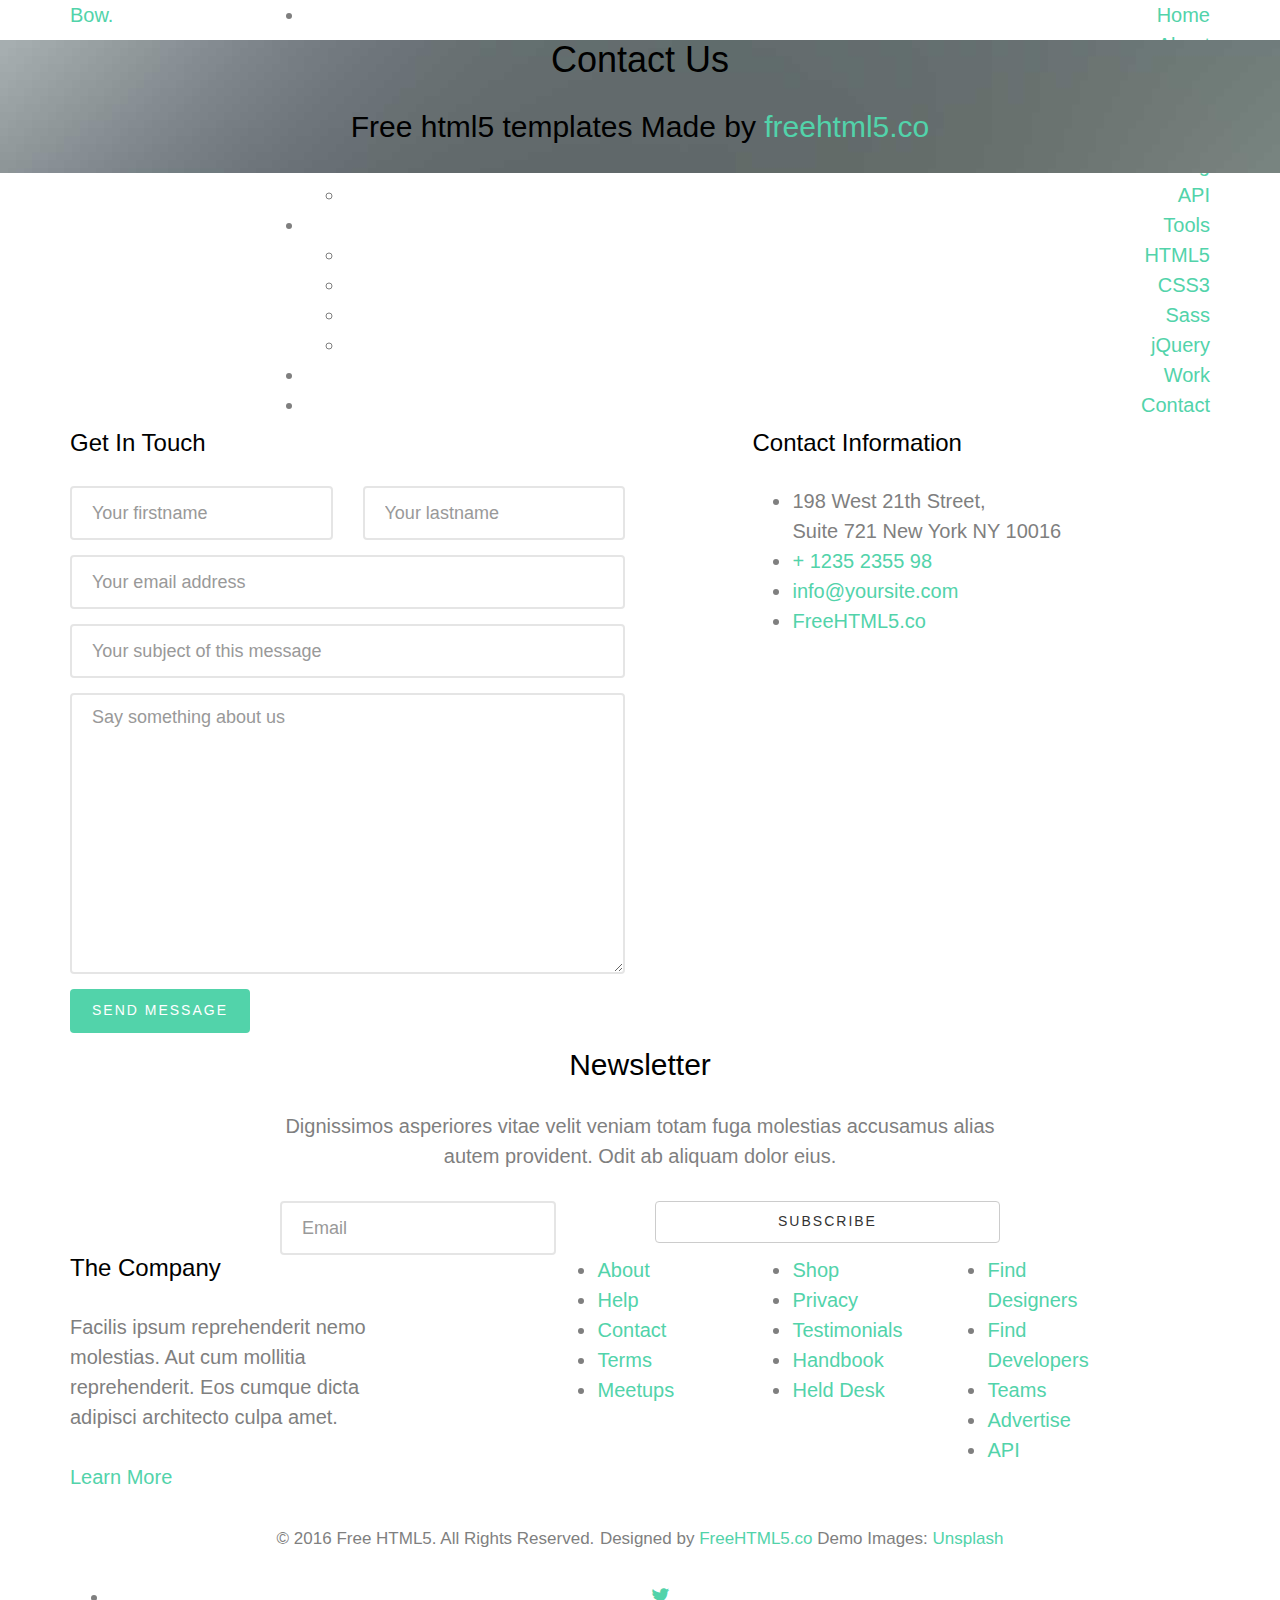
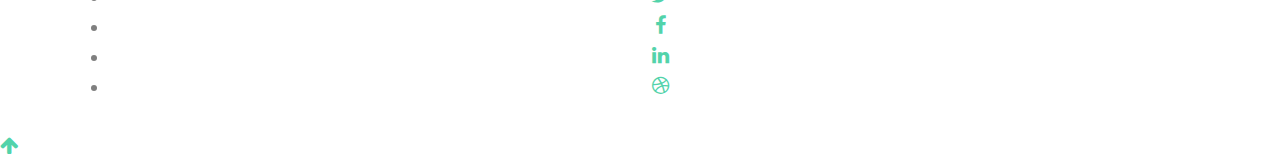
<file: contact.html>
<!DOCTYPE HTML>
<html>
	<head>
	<meta charset="utf-8">
	<meta http-equiv="X-UA-Compatible" content="IE=edge">
	<title>Bow &mdash; Free Website Template, Free HTML5 Template by FreeHTML5.co</title>
	<meta name="viewport" content="width=device-width, initial-scale=1">
	<meta name="description" content="Free HTML5 Website Template by FreeHTML5.co" />
	<meta name="keywords" content="free website templates, free html5, free template, free bootstrap, free website template, html5, css3, mobile first, responsive" />
	<meta name="author" content="FreeHTML5.co" />

	
  <!-- 
	//////////////////////////////////////////////////////

	FREE HTML5 TEMPLATE 
	DESIGNED & DEVELOPED by FreeHTML5.co
		
	Website: 		http://freehtml5.co/
	Email: 			info@freehtml5.co
	Twitter: 		http://twitter.com/fh5co
	Facebook: 		https://www.facebook.com/fh5co

	//////////////////////////////////////////////////////
	 -->

  	<!-- Facebook and Twitter integration -->
	<meta property="og:title" content=""/>
	<meta property="og:image" content=""/>
	<meta property="og:url" content=""/>
	<meta property="og:site_name" content=""/>
	<meta property="og:description" content=""/>
	<meta name="twitter:title" content="" />
	<meta name="twitter:image" content="" />
	<meta name="twitter:url" content="" />
	<meta name="twitter:card" content="" />

	<!-- <link href='https://fonts.googleapis.com/css?family=Work+Sans:400,300,600,400italic,700' rel='stylesheet' type='text/css'> -->
	
	<!-- Animate.css -->
	<link rel="stylesheet" href="css/animate.css">
	<!-- Icomoon Icon Fonts-->
	<link rel="stylesheet" href="css/icomoon.css">
	<!-- Bootstrap  -->
	<link rel="stylesheet" href="css/bootstrap.css">

	<!-- Magnific Popup -->
	<link rel="stylesheet" href="css/magnific-popup.css">

	<!-- Theme style  -->
	<link rel="stylesheet" href="css/style.css">

	<!-- Modernizr JS -->
	<script src="js/modernizr-2.6.2.min.js"></script>
	<!-- FOR IE9 below -->
	<!--[if lt IE 9]>
	<script src="js/respond.min.js"></script>
	<![endif]-->

	</head>
	<body>
		
	<div class="fh5co-loader"></div>
	
	<div id="page">
	<nav class="fh5co-nav" role="navigation">
		<div class="container">
			<div class="row">
				<div class="col-xs-2">
					<div id="fh5co-logo"><a href="index.html">Bow.</a></div>
				</div>
				<div class="col-xs-10 text-right menu-1">
					<ul>
						<li><a href="index.html">Home</a></li>
						<li><a href="about.html">About</a></li>
						<li class="has-dropdown">
							<a href="services.html">Services</a>
							<ul class="dropdown">
								<li><a href="#">Web Design</a></li>
								<li><a href="#">eCommerce</a></li>
								<li><a href="#">Branding</a></li>
								<li><a href="#">API</a></li>
							</ul>
						</li>
						<li class="has-dropdown">
							<a href="#">Tools</a>
							<ul class="dropdown">
								<li><a href="#">HTML5</a></li>
								<li><a href="#">CSS3</a></li>
								<li><a href="#">Sass</a></li>
								<li><a href="#">jQuery</a></li>
							</ul>
						</li>
						<li><a href="work.html">Work</a></li>
						<li class="active"><a href="contact.html">Contact</a></li>
					</ul>
				</div>
			</div>
			
		</div>
	</nav>

	<header id="fh5co-header" class="fh5co-cover fh5co-cover-sm" role="banner" style="background-image:url(images/img_bg_2.jpg);">
		<div class="overlay"></div>
		<div class="container">
			<div class="row">
				<div class="col-md-8 col-md-offset-2 text-center">
					<div class="display-t">
						<div class="display-tc animate-box" data-animate-effect="fadeIn">
							<h1>Contact Us</h1>
							<h2>Free html5 templates Made by <a href="http://freehtml5.co" target="_blank">freehtml5.co</a></h2>
						</div>
					</div>
				</div>
			</div>
		</div>
	</header>
	
	<div class="fh5co-section">
		<div class="container">
			<div class="row">
				<div class="col-md-6 animate-box">
					<h3>Get In Touch</h3>
					<form action="#">
						<div class="row form-group">
							<div class="col-md-6">
								<!-- <label for="fname">First Name</label> -->
								<input type="text" id="fname" class="form-control" placeholder="Your firstname">
							</div>
							<div class="col-md-6">
								<!-- <label for="lname">Last Name</label> -->
								<input type="text" id="lname" class="form-control" placeholder="Your lastname">
							</div>
						</div>

						<div class="row form-group">
							<div class="col-md-12">
								<!-- <label for="email">Email</label> -->
								<input type="text" id="email" class="form-control" placeholder="Your email address">
							</div>
						</div>

						<div class="row form-group">
							<div class="col-md-12">
								<!-- <label for="subject">Subject</label> -->
								<input type="text" id="subject" class="form-control" placeholder="Your subject of this message">
							</div>
						</div>

						<div class="row form-group">
							<div class="col-md-12">
								<!-- <label for="message">Message</label> -->
								<textarea name="message" id="message" cols="30" rows="10" class="form-control" placeholder="Say something about us"></textarea>
							</div>
						</div>
						<div class="form-group">
							<input type="submit" value="Send Message" class="btn btn-primary">
						</div>

					</form>		
				</div>
				<div class="col-md-5 col-md-push-1 animate-box">
					
					<div class="fh5co-contact-info">
						<h3>Contact Information</h3>
						<ul>
							<li class="address">198 West 21th Street, <br> Suite 721 New York NY 10016</li>
							<li class="phone"><a href="tel://1234567920">+ 1235 2355 98</a></li>
							<li class="email"><a href="mailto:info@yoursite.com">info@yoursite.com</a></li>
							<li class="url"><a href="http://FreeHTML5.co">FreeHTML5.co</a></li>
						</ul>
					</div>

				</div>
			</div>
			
		</div>
	</div>

	<div id="fh5co-started">
		<div class="container">
			<div class="row animate-box">
				<div class="col-md-8 col-md-offset-2 text-center fh5co-heading">
					<h2>Newsletter</h2>
					<p>Dignissimos asperiores vitae velit veniam totam fuga molestias accusamus alias autem provident. Odit ab aliquam dolor eius.</p>
				</div>
			</div>
			<div class="row animate-box">
				<div class="col-md-8 col-md-offset-2">
					<form class="form-inline">
						<div class="col-md-6 col-sm-6">
							<div class="form-group">
								<label for="email" class="sr-only">Email</label>
								<input type="email" class="form-control" id="email" placeholder="Email">
							</div>
						</div>
						<div class="col-md-6 col-sm-6">
							<button type="submit" class="btn btn-default btn-block">Subscribe</button>
						</div>
					</form>
				</div>
			</div>
		</div>
	</div>

	<footer id="fh5co-footer" role="contentinfo">
		<div class="container">
			<div class="row row-pb-md">
				<div class="col-md-4 fh5co-widget">
					<h3>The Company</h3>
					<p>Facilis ipsum reprehenderit nemo molestias. Aut cum mollitia reprehenderit. Eos cumque dicta adipisci architecto culpa amet.</p>
					<p><a href="#">Learn More</a></p>
				</div>
				<div class="col-md-2 col-sm-4 col-xs-6 col-md-push-1">
					<ul class="fh5co-footer-links">
						<li><a href="#">About</a></li>
						<li><a href="#">Help</a></li>
						<li><a href="#">Contact</a></li>
						<li><a href="#">Terms</a></li>
						<li><a href="#">Meetups</a></li>
					</ul>
				</div>

				<div class="col-md-2 col-sm-4 col-xs-6 col-md-push-1">
					<ul class="fh5co-footer-links">
						<li><a href="#">Shop</a></li>
						<li><a href="#">Privacy</a></li>
						<li><a href="#">Testimonials</a></li>
						<li><a href="#">Handbook</a></li>
						<li><a href="#">Held Desk</a></li>
					</ul>
				</div>

				<div class="col-md-2 col-sm-4 col-xs-6 col-md-push-1">
					<ul class="fh5co-footer-links">
						<li><a href="#">Find Designers</a></li>
						<li><a href="#">Find Developers</a></li>
						<li><a href="#">Teams</a></li>
						<li><a href="#">Advertise</a></li>
						<li><a href="#">API</a></li>
					</ul>
				</div>
			</div>

			<div class="row copyright">
				<div class="col-md-12 text-center">
					<p>
						<small class="block">&copy; 2016 Free HTML5. All Rights Reserved.</small> 
						<small class="block">Designed by <a href="http://freehtml5.co/" target="_blank">FreeHTML5.co</a> Demo Images: <a href="http://unsplash.co/" target="_blank">Unsplash</a></small>
					</p>
					<p>
						<ul class="fh5co-social-icons">
							<li><a href="#"><i class="icon-twitter"></i></a></li>
							<li><a href="#"><i class="icon-facebook"></i></a></li>
							<li><a href="#"><i class="icon-linkedin"></i></a></li>
							<li><a href="#"><i class="icon-dribbble"></i></a></li>
						</ul>
					</p>
				</div>
			</div>

		</div>
	</footer>
	</div>

	<div class="gototop js-top">
		<a href="#" class="js-gotop"><i class="icon-arrow-up"></i></a>
	</div>
	
	<!-- jQuery -->
	<script src="js/jquery.min.js"></script>
	<!-- jQuery Easing -->
	<script src="js/jquery.easing.1.3.js"></script>
	<!-- Bootstrap -->
	<script src="js/bootstrap.min.js"></script>
	<!-- Waypoints -->
	<script src="js/jquery.waypoints.min.js"></script>
	<!-- countTo -->
	<script src="js/jquery.countTo.js"></script>
	<!-- Magnific Popup -->
	<script src="js/jquery.magnific-popup.min.js"></script>
	<script src="js/magnific-popup-options.js"></script>
	<!-- Main -->
	<script src="js/main.js"></script>

	</body>
</html>
</file>
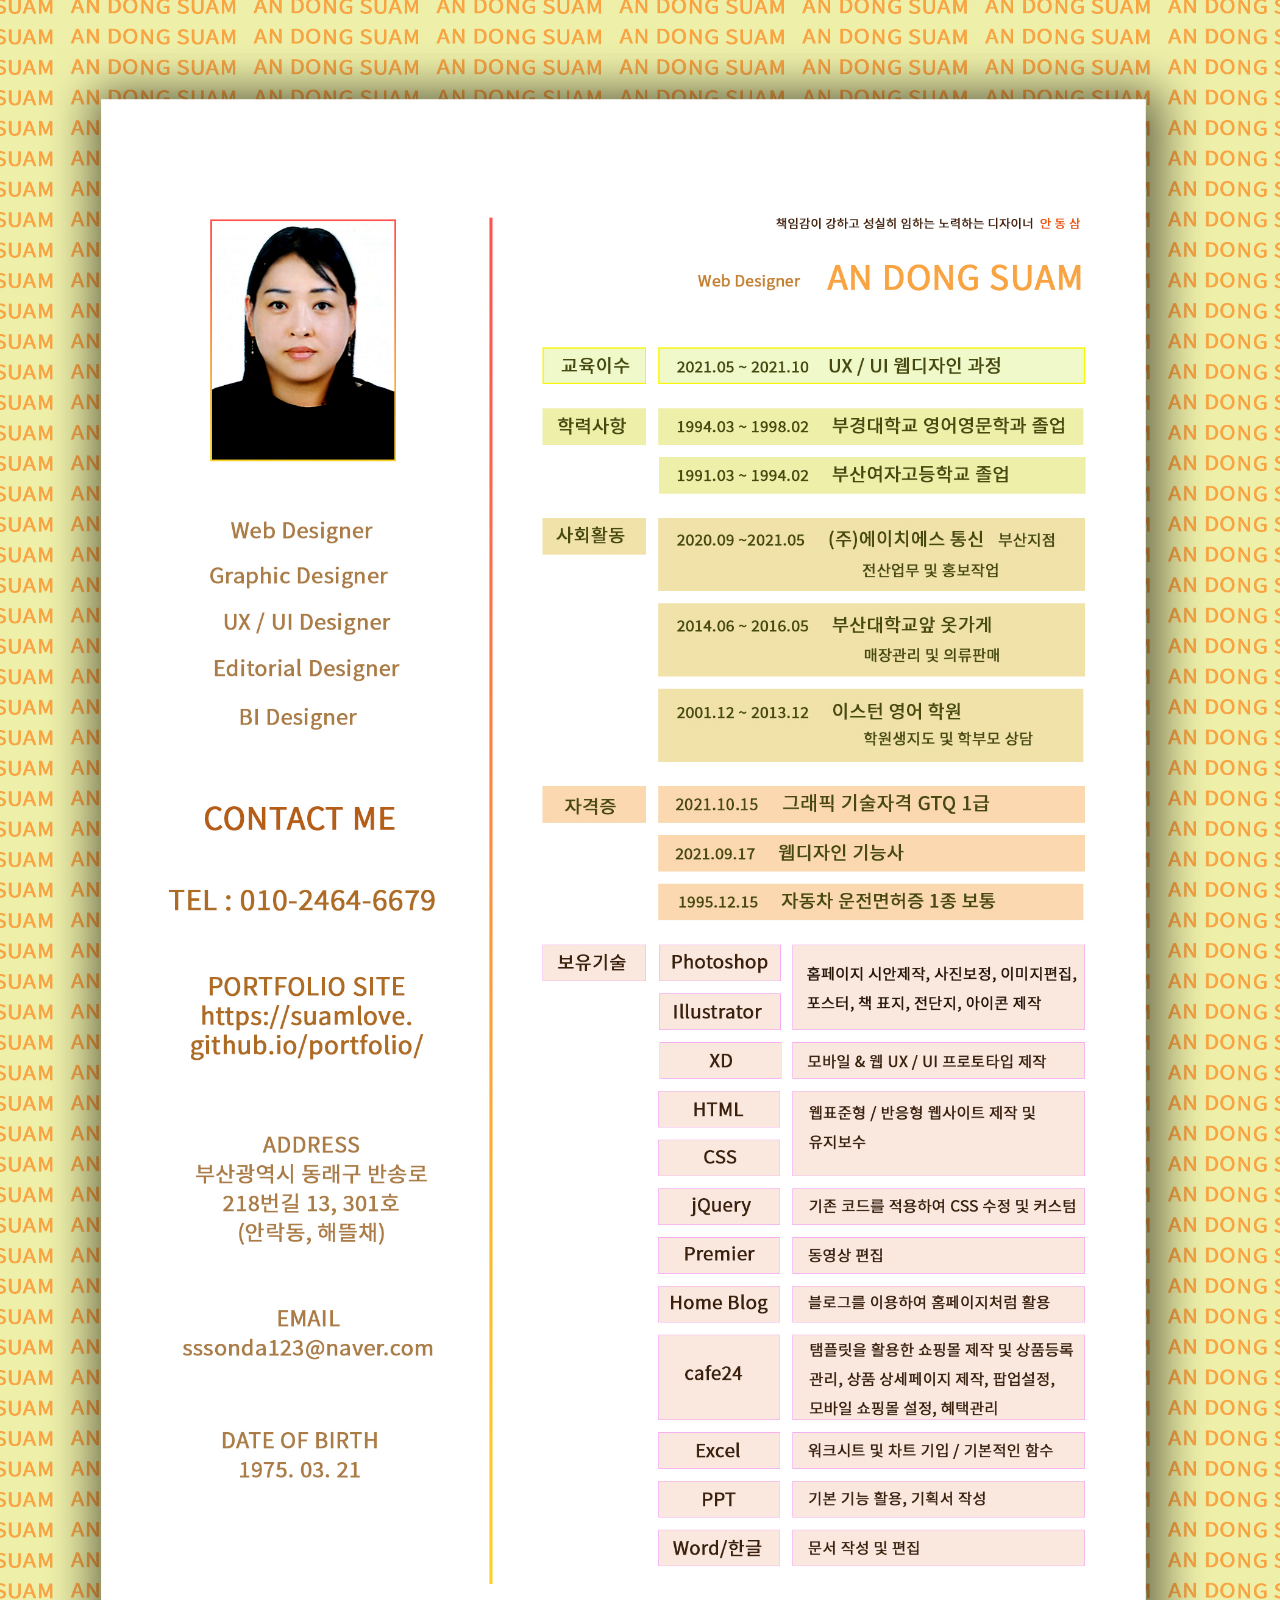
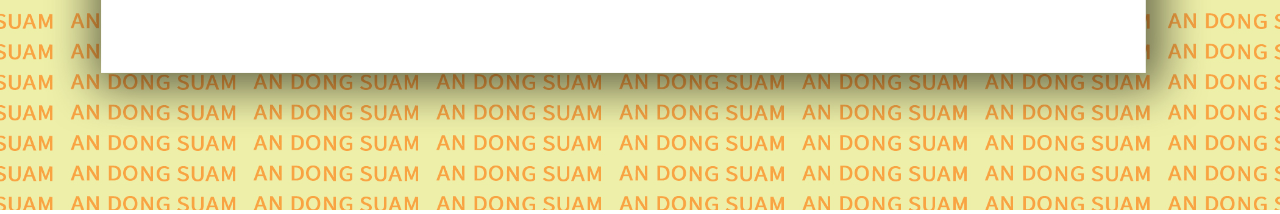
<file: me.html>
<!DOCTYPE html>
<html lang="en">
<head>
    <meta charset="UTF-8">
    <meta http-equiv="X-UA-Compatible" content="IE=edge">
    <meta name="viewport" content="width=device-width, initial-scale=1.0">
    <link rel="shortcut icon" href="images/me-favicon.ico">
    <title>안동삼 이력서</title>
 
    <style>
        body {width:100%;  margin: 0 auto; padding:0; }
        img {width:100%; }
    </style>
</head>
<body>
    <div class="resume1">
        <img src="images/my-resume1.jpg" alt="안동삼 이력서 이미지">
    </div>
    
</body>
</html>
</file>
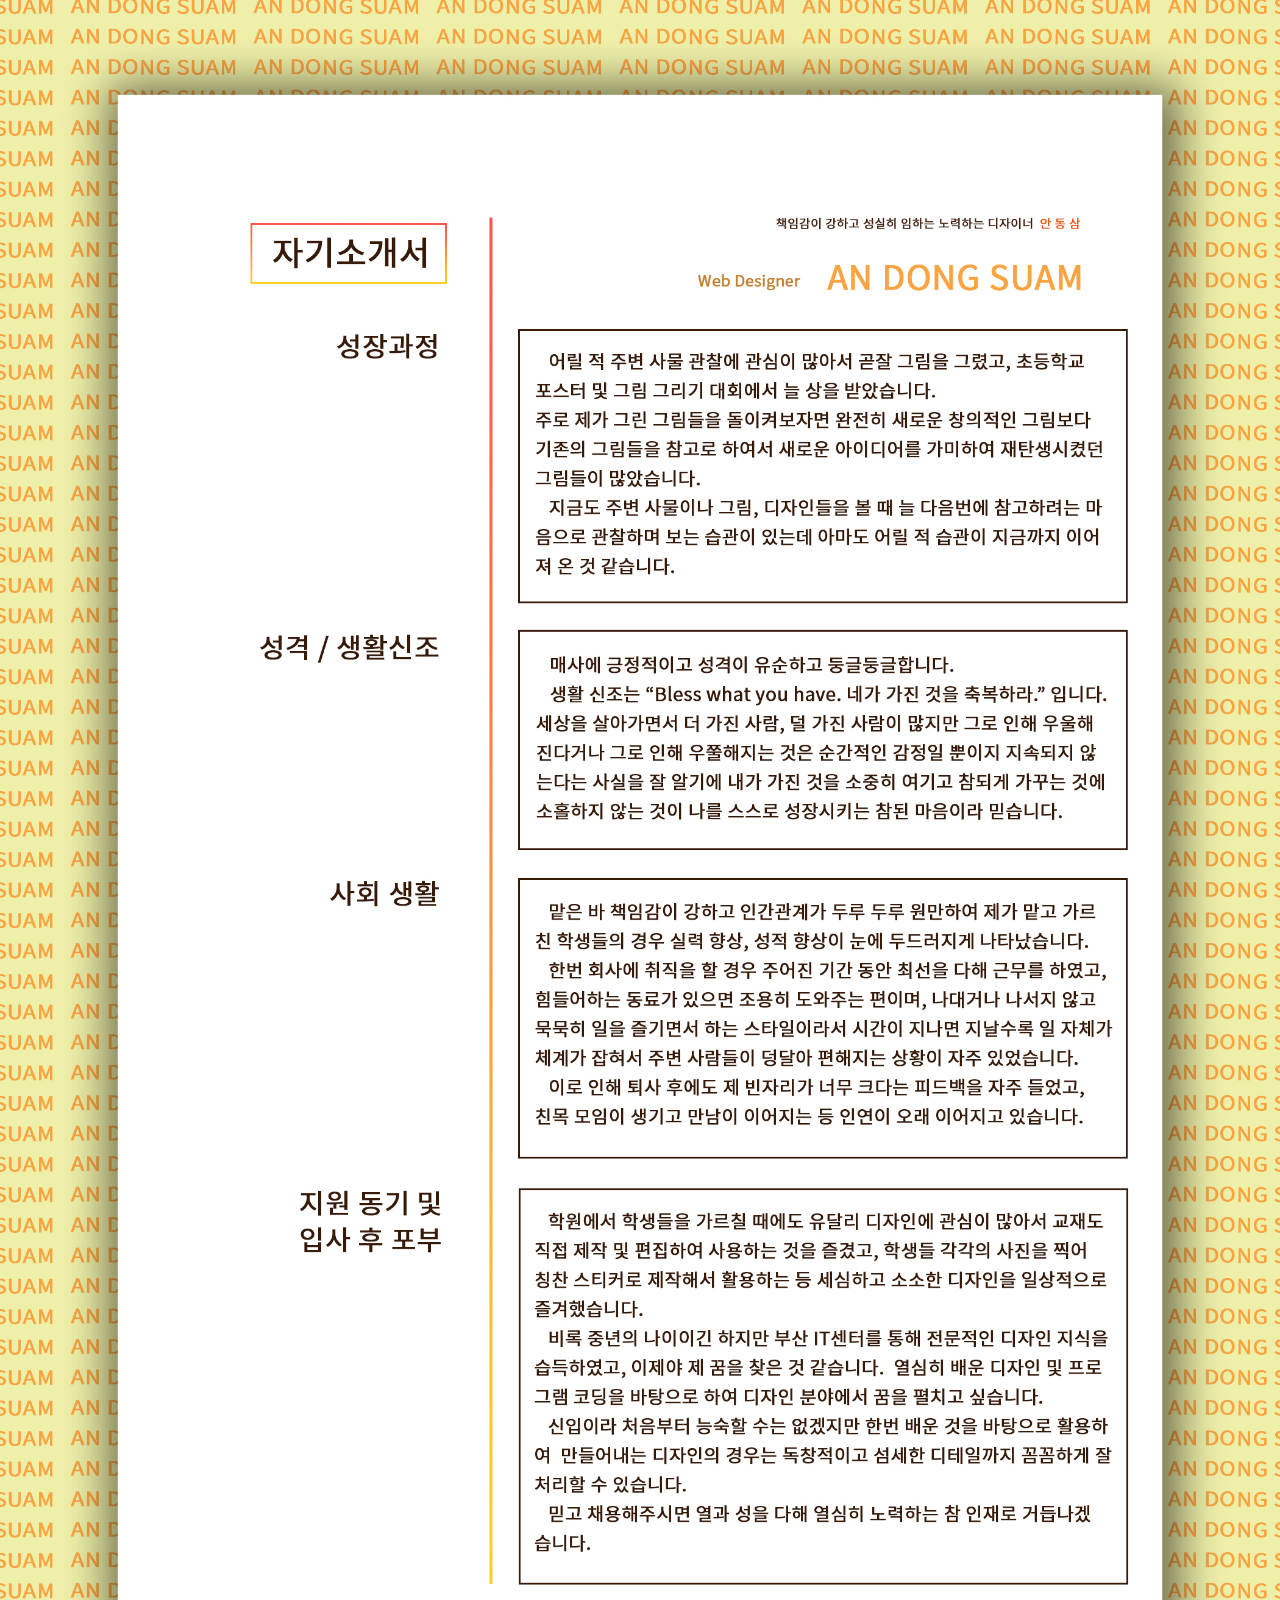
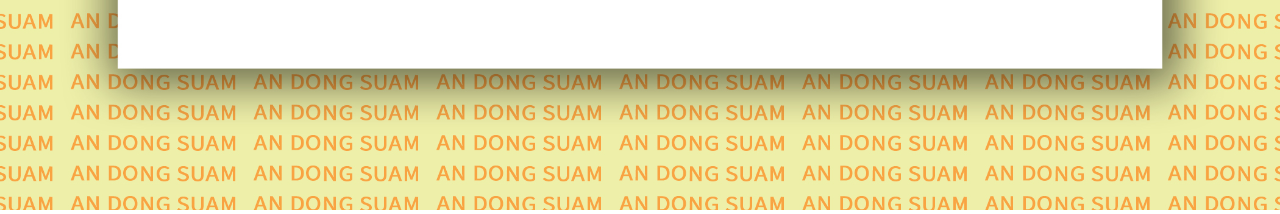
<file: me2.html>
<!DOCTYPE html>
<html lang="en">
<head>
    <meta charset="UTF-8">
    <meta http-equiv="X-UA-Compatible" content="IE=edge">
    <meta name="viewport" content="width=device-width, initial-scale=1.0">
    <link rel="shortcut icon" href="images/me-favicon.ico">
    <title>안동삼 자기소개서</title>
    <style>
        body {width:100%;  margin: 0 auto; padding:0; }
        img {width:100%; }
    </style>
</head>
<body>
    <div class="resume2">
        <img src="images/my-resume2.jpg" alt="안동삼 자기소개서 이미지">
    </div>
</body>
</html>
</file>
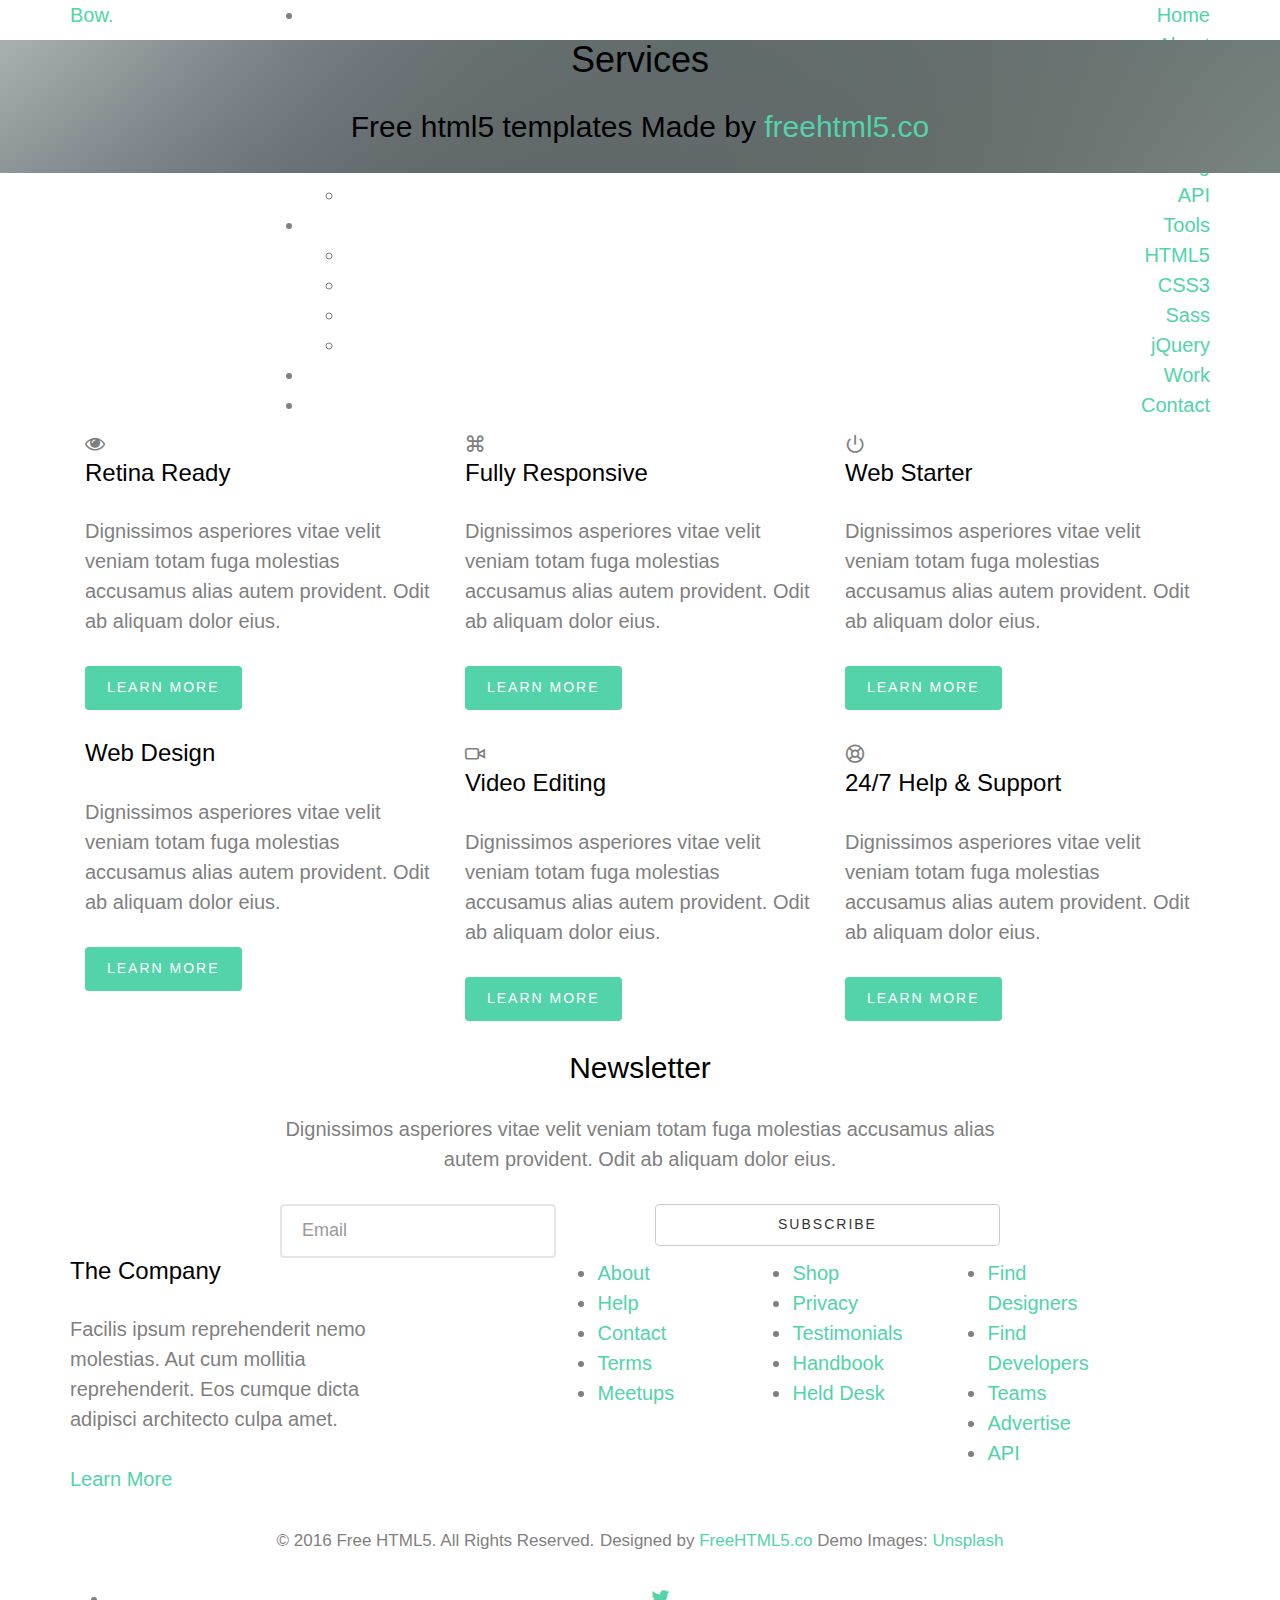
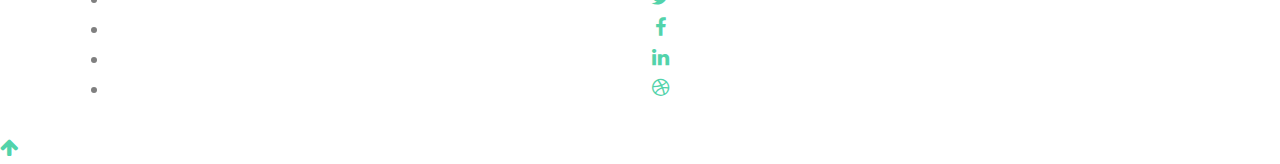
<file: services.html>
<!DOCTYPE HTML>
<html>
	<head>
	<meta charset="utf-8">
	<meta http-equiv="X-UA-Compatible" content="IE=edge">
	<title>Bow &mdash; Free Website Template, Free HTML5 Template by FreeHTML5.co</title>
	<meta name="viewport" content="width=device-width, initial-scale=1">
	<meta name="description" content="Free HTML5 Website Template by FreeHTML5.co" />
	<meta name="keywords" content="free website templates, free html5, free template, free bootstrap, free website template, html5, css3, mobile first, responsive" />
	<meta name="author" content="FreeHTML5.co" />

	
  <!-- 
	//////////////////////////////////////////////////////

	FREE HTML5 TEMPLATE 
	DESIGNED & DEVELOPED by FreeHTML5.co
		
	Website: 		http://freehtml5.co/
	Email: 			info@freehtml5.co
	Twitter: 		http://twitter.com/fh5co
	Facebook: 		https://www.facebook.com/fh5co

	//////////////////////////////////////////////////////
	 -->

  	<!-- Facebook and Twitter integration -->
	<meta property="og:title" content=""/>
	<meta property="og:image" content=""/>
	<meta property="og:url" content=""/>
	<meta property="og:site_name" content=""/>
	<meta property="og:description" content=""/>
	<meta name="twitter:title" content="" />
	<meta name="twitter:image" content="" />
	<meta name="twitter:url" content="" />
	<meta name="twitter:card" content="" />

	<!-- <link href='https://fonts.googleapis.com/css?family=Work+Sans:400,300,600,400italic,700' rel='stylesheet' type='text/css'> -->
	
	<!-- Animate.css -->
	<link rel="stylesheet" href="css/animate.css">
	<!-- Icomoon Icon Fonts-->
	<link rel="stylesheet" href="css/icomoon.css">
	<!-- Bootstrap  -->
	<link rel="stylesheet" href="css/bootstrap.css">

	<!-- Magnific Popup -->
	<link rel="stylesheet" href="css/magnific-popup.css">

	<!-- Theme style  -->
	<link rel="stylesheet" href="css/style.css">

	<!-- Modernizr JS -->
	<script src="js/modernizr-2.6.2.min.js"></script>
	<!-- FOR IE9 below -->
	<!--[if lt IE 9]>
	<script src="js/respond.min.js"></script>
	<![endif]-->

	</head>
	<body>
		
	<div class="fh5co-loader"></div>
	
	<div id="page">
	<nav class="fh5co-nav" role="navigation">
		<div class="container">
			<div class="row">
				<div class="col-xs-2">
					<div id="fh5co-logo"><a href="index.html">Bow.</a></div>
				</div>
				<div class="col-xs-10 text-right menu-1">
					<ul>
						<li><a href="index.html">Home</a></li>
						<li><a href="about.html">About</a></li>
						<li class="has-dropdown active">
							<a href="services.html">Services</a>
							<ul class="dropdown">
								<li><a href="#">Web Design</a></li>
								<li><a href="#">eCommerce</a></li>
								<li><a href="#">Branding</a></li>
								<li><a href="#">API</a></li>
							</ul>
						</li>
						<li class="has-dropdown">
							<a href="#">Tools</a>
							<ul class="dropdown">
								<li><a href="#">HTML5</a></li>
								<li><a href="#">CSS3</a></li>
								<li><a href="#">Sass</a></li>
								<li><a href="#">jQuery</a></li>
							</ul>
						</li>
						<li><a href="work.html">Work</a></li>
						<li><a href="contact.html">Contact</a></li>
					</ul>
				</div>
			</div>
			
		</div>
	</nav>

	<header id="fh5co-header" class="fh5co-cover fh5co-cover-sm" role="banner" style="background-image:url(images/img_bg_2.jpg);">
		<div class="overlay"></div>
		<div class="container">
			<div class="row">
				<div class="col-md-8 col-md-offset-2 text-center">
					<div class="display-t">
						<div class="display-tc animate-box" data-animate-effect="fadeIn">
							<h1>Services</h1>
							<h2>Free html5 templates Made by <a href="http://freehtml5.co" target="_blank">freehtml5.co</a></h2>
						</div>
					</div>
				</div>
			</div>
		</div>
	</header>
	
	<div id="fh5co-services-section">
		<div class="container">
			<div class="col-md-4 col-sm-4">
				<div class="feature-center">
					<span class="icon">
						<i class="icon-eye"></i>
					</span>
					<h3>Retina Ready</h3>
					<p>Dignissimos asperiores vitae velit veniam totam fuga molestias accusamus alias autem provident. Odit ab aliquam dolor eius.</p>
					<p><a href="#" class="btn btn-primary">Learn More</a></p>
				</div>
			</div>
			<div class="col-md-4 col-sm-4">
				<div class="feature-center">
					<span class="icon">
						<i class="icon-command"></i>
					</span>
					<h3>Fully Responsive</h3>
					<p>Dignissimos asperiores vitae velit veniam totam fuga molestias accusamus alias autem provident. Odit ab aliquam dolor eius.</p>
					<p><a href="#" class="btn btn-primary">Learn More</a></p>
				</div>
			</div>
			<div class="col-md-4 col-sm-4">
				<div class="feature-center">
					<span class="icon">
						<i class="icon-power"></i>
					</span>
					<h3>Web Starter</h3>
					<p>Dignissimos asperiores vitae velit veniam totam fuga molestias accusamus alias autem provident. Odit ab aliquam dolor eius.</p>
					<p><a href="#" class="btn btn-primary">Learn More</a></p>
				</div>
			</div>

			<div class="col-md-4 col-sm-4">
				<div class="feature-center">
					<span class="icon">
						<i class="icon-brush"></i>
					</span>
					<h3>Web Design</h3>
					<p>Dignissimos asperiores vitae velit veniam totam fuga molestias accusamus alias autem provident. Odit ab aliquam dolor eius.</p>
					<p><a href="#" class="btn btn-primary">Learn More</a></p>
				</div>
			</div>
			<div class="col-md-4 col-sm-4">
				<div class="feature-center">
					<span class="icon">
						<i class="icon-video2"></i>
					</span>
					<h3>Video Editing</h3>
					<p>Dignissimos asperiores vitae velit veniam totam fuga molestias accusamus alias autem provident. Odit ab aliquam dolor eius.</p>
					<p><a href="#" class="btn btn-primary">Learn More</a></p>
				</div>
			</div>
			<div class="col-md-4 col-sm-4">
				<div class="feature-center">
					<span class="icon">
						<i class="icon-help2"></i>
					</span>
					<h3>24/7 Help &amp; Support</h3>
					<p>Dignissimos asperiores vitae velit veniam totam fuga molestias accusamus alias autem provident. Odit ab aliquam dolor eius.</p>
					<p><a href="#" class="btn btn-primary">Learn More</a></p>
				</div>
			</div>
		</div>
	</div>

	<div id="fh5co-started">
		<div class="container">
			<div class="row animate-box">
				<div class="col-md-8 col-md-offset-2 text-center fh5co-heading">
					<h2>Newsletter</h2>
					<p>Dignissimos asperiores vitae velit veniam totam fuga molestias accusamus alias autem provident. Odit ab aliquam dolor eius.</p>
				</div>
			</div>
			<div class="row animate-box">
				<div class="col-md-8 col-md-offset-2">
					<form class="form-inline">
						<div class="col-md-6 col-sm-6">
							<div class="form-group">
								<label for="email" class="sr-only">Email</label>
								<input type="email" class="form-control" id="email" placeholder="Email">
							</div>
						</div>
						<div class="col-md-6 col-sm-6">
							<button type="submit" class="btn btn-default btn-block">Subscribe</button>
						</div>
					</form>
				</div>
			</div>
		</div>
	</div>

	<footer id="fh5co-footer" role="contentinfo">
		<div class="container">
			<div class="row row-pb-md">
				<div class="col-md-4 fh5co-widget">
					<h3>The Company</h3>
					<p>Facilis ipsum reprehenderit nemo molestias. Aut cum mollitia reprehenderit. Eos cumque dicta adipisci architecto culpa amet.</p>
					<p><a href="#">Learn More</a></p>
				</div>
				<div class="col-md-2 col-sm-4 col-xs-6 col-md-push-1">
					<ul class="fh5co-footer-links">
						<li><a href="#">About</a></li>
						<li><a href="#">Help</a></li>
						<li><a href="#">Contact</a></li>
						<li><a href="#">Terms</a></li>
						<li><a href="#">Meetups</a></li>
					</ul>
				</div>

				<div class="col-md-2 col-sm-4 col-xs-6 col-md-push-1">
					<ul class="fh5co-footer-links">
						<li><a href="#">Shop</a></li>
						<li><a href="#">Privacy</a></li>
						<li><a href="#">Testimonials</a></li>
						<li><a href="#">Handbook</a></li>
						<li><a href="#">Held Desk</a></li>
					</ul>
				</div>

				<div class="col-md-2 col-sm-4 col-xs-6 col-md-push-1">
					<ul class="fh5co-footer-links">
						<li><a href="#">Find Designers</a></li>
						<li><a href="#">Find Developers</a></li>
						<li><a href="#">Teams</a></li>
						<li><a href="#">Advertise</a></li>
						<li><a href="#">API</a></li>
					</ul>
				</div>
			</div>

			<div class="row copyright">
				<div class="col-md-12 text-center">
					<p>
						<small class="block">&copy; 2016 Free HTML5. All Rights Reserved.</small> 
						<small class="block">Designed by <a href="http://freehtml5.co/" target="_blank">FreeHTML5.co</a> Demo Images: <a href="http://unsplash.co/" target="_blank">Unsplash</a></small>
					</p>
					<p>
						<ul class="fh5co-social-icons">
							<li><a href="#"><i class="icon-twitter"></i></a></li>
							<li><a href="#"><i class="icon-facebook"></i></a></li>
							<li><a href="#"><i class="icon-linkedin"></i></a></li>
							<li><a href="#"><i class="icon-dribbble"></i></a></li>
						</ul>
					</p>
				</div>
			</div>

		</div>
	</footer>
	</div>

	<div class="gototop js-top">
		<a href="#" class="js-gotop"><i class="icon-arrow-up"></i></a>
	</div>
	
	<!-- jQuery -->
	<script src="js/jquery.min.js"></script>
	<!-- jQuery Easing -->
	<script src="js/jquery.easing.1.3.js"></script>
	<!-- Bootstrap -->
	<script src="js/bootstrap.min.js"></script>
	<!-- Waypoints -->
	<script src="js/jquery.waypoints.min.js"></script>
	<!-- countTo -->
	<script src="js/jquery.countTo.js"></script>
	<!-- Magnific Popup -->
	<script src="js/jquery.magnific-popup.min.js"></script>
	<script src="js/magnific-popup-options.js"></script>
	<!-- Main -->
	<script src="js/main.js"></script>

	</body>
</html>
</file>
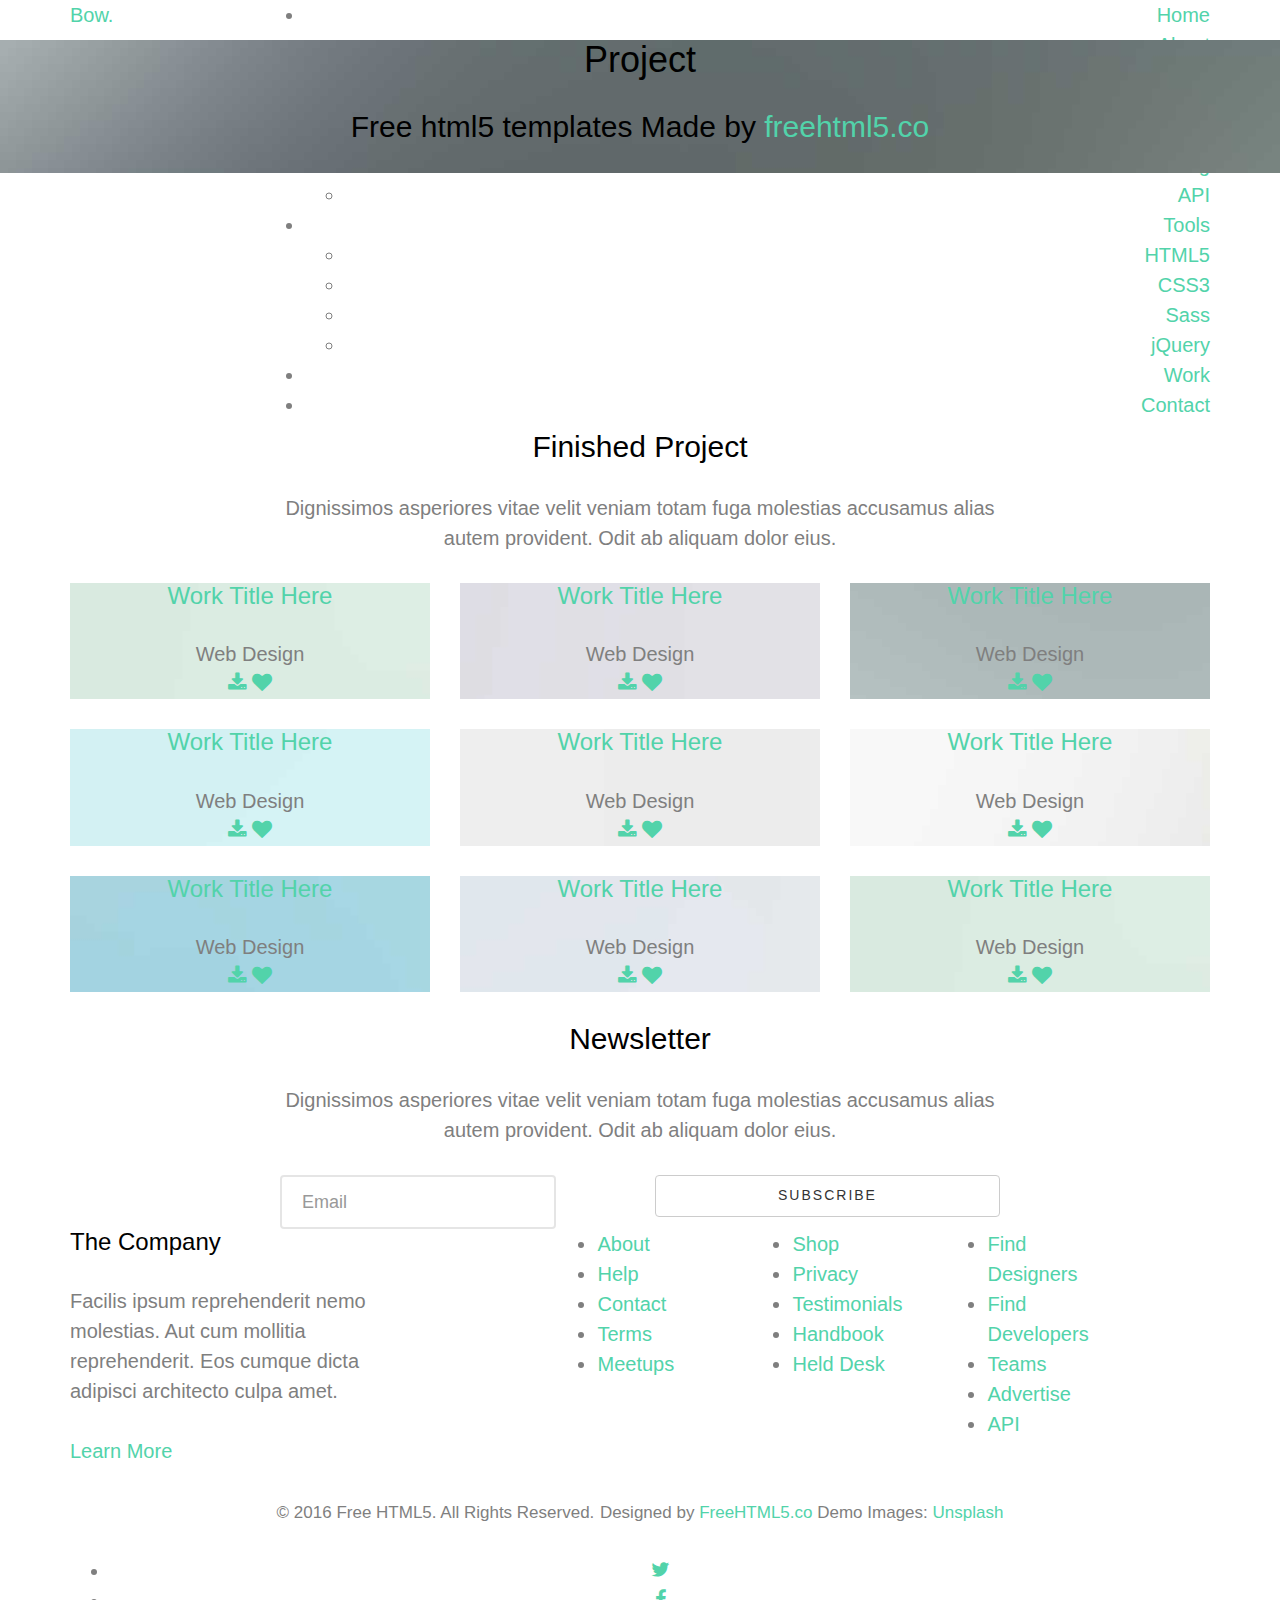
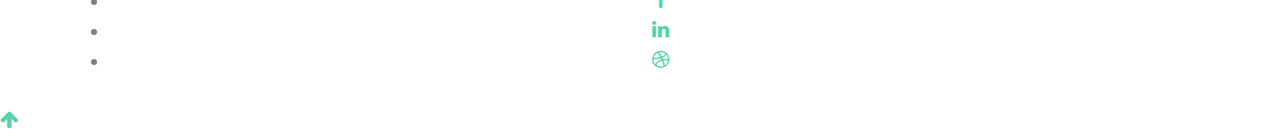
<file: work.html>
<!DOCTYPE HTML>
<html>
	<head>
	<meta charset="utf-8">
	<meta http-equiv="X-UA-Compatible" content="IE=edge">
	<title>Bow &mdash; Free Website Template, Free HTML5 Template by FreeHTML5.co</title>
	<meta name="viewport" content="width=device-width, initial-scale=1">
	<meta name="description" content="Free HTML5 Website Template by FreeHTML5.co" />
	<meta name="keywords" content="free website templates, free html5, free template, free bootstrap, free website template, html5, css3, mobile first, responsive" />
	<meta name="author" content="FreeHTML5.co" />

  <!-- 
	//////////////////////////////////////////////////////

	FREE HTML5 TEMPLATE 
	DESIGNED & DEVELOPED by FreeHTML5.co
		
	Website: 		http://freehtml5.co/
	Email: 			info@freehtml5.co
	Twitter: 		http://twitter.com/fh5co
	Facebook: 		https://www.facebook.com/fh5co

	//////////////////////////////////////////////////////
	 -->

  	<!-- Facebook and Twitter integration -->
	<meta property="og:title" content=""/>
	<meta property="og:image" content=""/>
	<meta property="og:url" content=""/>
	<meta property="og:site_name" content=""/>
	<meta property="og:description" content=""/>
	<meta name="twitter:title" content="" />
	<meta name="twitter:image" content="" />
	<meta name="twitter:url" content="" />
	<meta name="twitter:card" content="" />

	<!-- <link href='https://fonts.googleapis.com/css?family=Work+Sans:400,300,600,400italic,700' rel='stylesheet' type='text/css'> -->
	
	<!-- Animate.css -->
	<link rel="stylesheet" href="css/animate.css">
	<!-- Icomoon Icon Fonts-->
	<link rel="stylesheet" href="css/icomoon.css">
	<!-- Bootstrap  -->
	<link rel="stylesheet" href="css/bootstrap.css">

	<!-- Magnific Popup -->
	<link rel="stylesheet" href="css/magnific-popup.css">

	<!-- Theme style  -->
	<link rel="stylesheet" href="css/style.css">

	<!-- Modernizr JS -->
	<script src="js/modernizr-2.6.2.min.js"></script>
	<!-- FOR IE9 below -->
	<!--[if lt IE 9]>
	<script src="js/respond.min.js"></script>
	<![endif]-->

	</head>
	<body>
		
	<div class="fh5co-loader"></div>
	
	<div id="page">
	<nav class="fh5co-nav" role="navigation">
		<div class="container">
			<div class="row">
				<div class="col-xs-2">
					<div id="fh5co-logo"><a href="index.html">Bow.</a></div>
				</div>
				<div class="col-xs-10 text-right menu-1">
					<ul>
						<li><a href="index.html">Home</a></li>
						<li><a href="about.html">About</a></li>
						<li class="has-dropdown">
							<a href="services.html">Services</a>
							<ul class="dropdown">
								<li><a href="#">Web Design</a></li>
								<li><a href="#">eCommerce</a></li>
								<li><a href="#">Branding</a></li>
								<li><a href="#">API</a></li>
							</ul>
						</li>
						<li class="has-dropdown">
							<a href="#">Tools</a>
							<ul class="dropdown">
								<li><a href="#">HTML5</a></li>
								<li><a href="#">CSS3</a></li>
								<li><a href="#">Sass</a></li>
								<li><a href="#">jQuery</a></li>
							</ul>
						</li>
						<li class="active"><a href="work.html">Work</a></li>
						<li><a href="contact.html">Contact</a></li>
					</ul>
				</div>
			</div>
			
		</div>
	</nav>

	<header id="fh5co-header" class="fh5co-cover fh5co-cover-sm" role="banner" style="background-image:url(images/img_bg_2.jpg);">
		<div class="overlay"></div>
		<div class="container">
			<div class="row">
				<div class="col-md-8 col-md-offset-2 text-center">
					<div class="display-t">
						<div class="display-tc animate-box" data-animate-effect="fadeIn">
							<h1>Project</h1>
							<h2>Free html5 templates Made by <a href="http://freehtml5.co" target="_blank">freehtml5.co</a></h2>
						</div>
					</div>
				</div>
			</div>
		</div>
	</header>
	
	<div id="fh5co-portfolio">
		<div class="container">
			<div class="row animate-box">
				<div class="col-md-8 col-md-offset-2 text-center fh5co-heading">
					<h2>Finished Project</h2>
					<p>Dignissimos asperiores vitae velit veniam totam fuga molestias accusamus alias autem provident. Odit ab aliquam dolor eius.</p>
				</div>
			</div>
			<div class="row">
				<div class="col-md-4 col-sm-4 text-center animate-box">
					<div class="work-grid" style="background-image: url(images/project-2.jpg);">
						<div class="desc">
							<h3><a href="#">Work Title Here</a></h3>
							<span class="cat">Web Design</span>
							<p>
								<span class="download"><a href="#"><i class="icon-download"></i></a></span>
								<span class="love"><a href="#"><i class="icon-heart"></i></a></span>
							</p>
						</div>
					</div>
				</div>
				<div class="col-md-4 col-sm-4 text-center animate-box">
					<div class="work-grid" style="background-image: url(images/project-3.jpg);">
						<div class="desc">
							<h3><a href="#">Work Title Here</a></h3>
							<span class="cat">Web Design</span>
							<p>
								<span class="download"><a href="#"><i class="icon-download"></i></a></span>
								<span class="love"><a href="#"><i class="icon-heart"></i></a></span>
							</p>
						</div>
					</div>
				</div>
				<div class="col-md-4 col-sm-4 text-center animate-box">
					<div class="work-grid" style="background-image: url(images/project-4.jpg);">
						<div class="desc">
							<h3><a href="#">Work Title Here</a></h3>
							<span class="cat">Web Design</span>
							<p>
								<span class="download"><a href="#"><i class="icon-download"></i></a></span>
								<span class="love"><a href="#"><i class="icon-heart"></i></a></span>
							</p>
						</div>
					</div>
				</div>
				<div class="col-md-4 col-sm-4 text-center animate-box">
					<div class="work-grid" style="background-image: url(images/project-5.jpg);">
						<div class="desc">
							<h3><a href="#">Work Title Here</a></h3>
							<span class="cat">Web Design</span>
							<p>
								<span class="download"><a href="#"><i class="icon-download"></i></a></span>
								<span class="love"><a href="#"><i class="icon-heart"></i></a></span>
							</p>
						</div>
					</div>
				</div>
				<div class="col-md-4 col-sm-4 text-center animate-box">
					<div class="work-grid" style="background-image: url(images/project-6.jpg);">
						<div class="desc">
							<h3><a href="#">Work Title Here</a></h3>
							<span class="cat">Web Design</span>
							<p>
								<span class="download"><a href="#"><i class="icon-download"></i></a></span>
								<span class="love"><a href="#"><i class="icon-heart"></i></a></span>
							</p>
						</div>
					</div>
				</div>
				<div class="col-md-4 col-sm-4 text-center animate-box">
					<div class="work-grid" style="background-image: url(images/project-7.jpg);">
						<div class="desc">
							<h3><a href="#">Work Title Here</a></h3>
							<span class="cat">Web Design</span>
							<p>
								<span class="download"><a href="#"><i class="icon-download"></i></a></span>
								<span class="love"><a href="#"><i class="icon-heart"></i></a></span>
							</p>
						</div>
					</div>
				</div>
				<div class="col-md-4 col-sm-4 text-center animate-box">
					<div class="work-grid" style="background-image: url(images/project-8.jpg);">
						<div class="desc">
							<h3><a href="#">Work Title Here</a></h3>
							<span class="cat">Web Design</span>
							<p>
								<span class="download"><a href="#"><i class="icon-download"></i></a></span>
								<span class="love"><a href="#"><i class="icon-heart"></i></a></span>
							</p>
						</div>
					</div>
				</div>
				<div class="col-md-4 col-sm-4 text-center animate-box">
					<div class="work-grid" style="background-image: url(images/project-9.jpg);">
						<div class="desc">
							<h3><a href="#">Work Title Here</a></h3>
							<span class="cat">Web Design</span>
							<p>
								<span class="download"><a href="#"><i class="icon-download"></i></a></span>
								<span class="love"><a href="#"><i class="icon-heart"></i></a></span>
							</p>
						</div>
					</div>
				</div>
				<div class="col-md-4 col-sm-4 text-center animate-box">
					<div class="work-grid" style="background-image: url(images/project-2.jpg);">
						<div class="desc">
							<h3><a href="#">Work Title Here</a></h3>
							<span class="cat">Web Design</span>
							<p>
								<span class="download"><a href="#"><i class="icon-download"></i></a></span>
								<span class="love"><a href="#"><i class="icon-heart"></i></a></span>
							</p>
						</div>
					</div>
				</div>
			</div>
		</div>
	</div>

	<div id="fh5co-started">
		<div class="container">
			<div class="row animate-box">
				<div class="col-md-8 col-md-offset-2 text-center fh5co-heading">
					<h2>Newsletter</h2>
					<p>Dignissimos asperiores vitae velit veniam totam fuga molestias accusamus alias autem provident. Odit ab aliquam dolor eius.</p>
				</div>
			</div>
			<div class="row animate-box">
				<div class="col-md-8 col-md-offset-2">
					<form class="form-inline">
						<div class="col-md-6 col-sm-6">
							<div class="form-group">
								<label for="email" class="sr-only">Email</label>
								<input type="email" class="form-control" id="email" placeholder="Email">
							</div>
						</div>
						<div class="col-md-6 col-sm-6">
							<button type="submit" class="btn btn-default btn-block">Subscribe</button>
						</div>
					</form>
				</div>
			</div>
		</div>
	</div>

	<footer id="fh5co-footer" role="contentinfo">
		<div class="container">
			<div class="row row-pb-md">
				<div class="col-md-4 fh5co-widget">
					<h3>The Company</h3>
					<p>Facilis ipsum reprehenderit nemo molestias. Aut cum mollitia reprehenderit. Eos cumque dicta adipisci architecto culpa amet.</p>
					<p><a href="#">Learn More</a></p>
				</div>
				<div class="col-md-2 col-sm-4 col-xs-6 col-md-push-1">
					<ul class="fh5co-footer-links">
						<li><a href="#">About</a></li>
						<li><a href="#">Help</a></li>
						<li><a href="#">Contact</a></li>
						<li><a href="#">Terms</a></li>
						<li><a href="#">Meetups</a></li>
					</ul>
				</div>

				<div class="col-md-2 col-sm-4 col-xs-6 col-md-push-1">
					<ul class="fh5co-footer-links">
						<li><a href="#">Shop</a></li>
						<li><a href="#">Privacy</a></li>
						<li><a href="#">Testimonials</a></li>
						<li><a href="#">Handbook</a></li>
						<li><a href="#">Held Desk</a></li>
					</ul>
				</div>

				<div class="col-md-2 col-sm-4 col-xs-6 col-md-push-1">
					<ul class="fh5co-footer-links">
						<li><a href="#">Find Designers</a></li>
						<li><a href="#">Find Developers</a></li>
						<li><a href="#">Teams</a></li>
						<li><a href="#">Advertise</a></li>
						<li><a href="#">API</a></li>
					</ul>
				</div>
			</div>

			<div class="row copyright">
				<div class="col-md-12 text-center">
					<p>
						<small class="block">&copy; 2016 Free HTML5. All Rights Reserved.</small> 
						<small class="block">Designed by <a href="http://freehtml5.co/" target="_blank">FreeHTML5.co</a> Demo Images: <a href="http://unsplash.co/" target="_blank">Unsplash</a></small>
					</p>
					<p>
						<ul class="fh5co-social-icons">
							<li><a href="#"><i class="icon-twitter"></i></a></li>
							<li><a href="#"><i class="icon-facebook"></i></a></li>
							<li><a href="#"><i class="icon-linkedin"></i></a></li>
							<li><a href="#"><i class="icon-dribbble"></i></a></li>
						</ul>
					</p>
				</div>
			</div>

		</div>
	</footer>
	</div>

	<div class="gototop js-top">
		<a href="#" class="js-gotop"><i class="icon-arrow-up"></i></a>
	</div>
	
	<!-- jQuery -->
	<script src="js/jquery.min.js"></script>
	<!-- jQuery Easing -->
	<script src="js/jquery.easing.1.3.js"></script>
	<!-- Bootstrap -->
	<script src="js/bootstrap.min.js"></script>
	<!-- Waypoints -->
	<script src="js/jquery.waypoints.min.js"></script>
	<!-- countTo -->
	<script src="js/jquery.countTo.js"></script>
	<!-- Magnific Popup -->
	<script src="js/jquery.magnific-popup.min.js"></script>
	<script src="js/magnific-popup-options.js"></script>
	<!-- Main -->
	<script src="js/main.js"></script>

	</body>
</html>
</file>
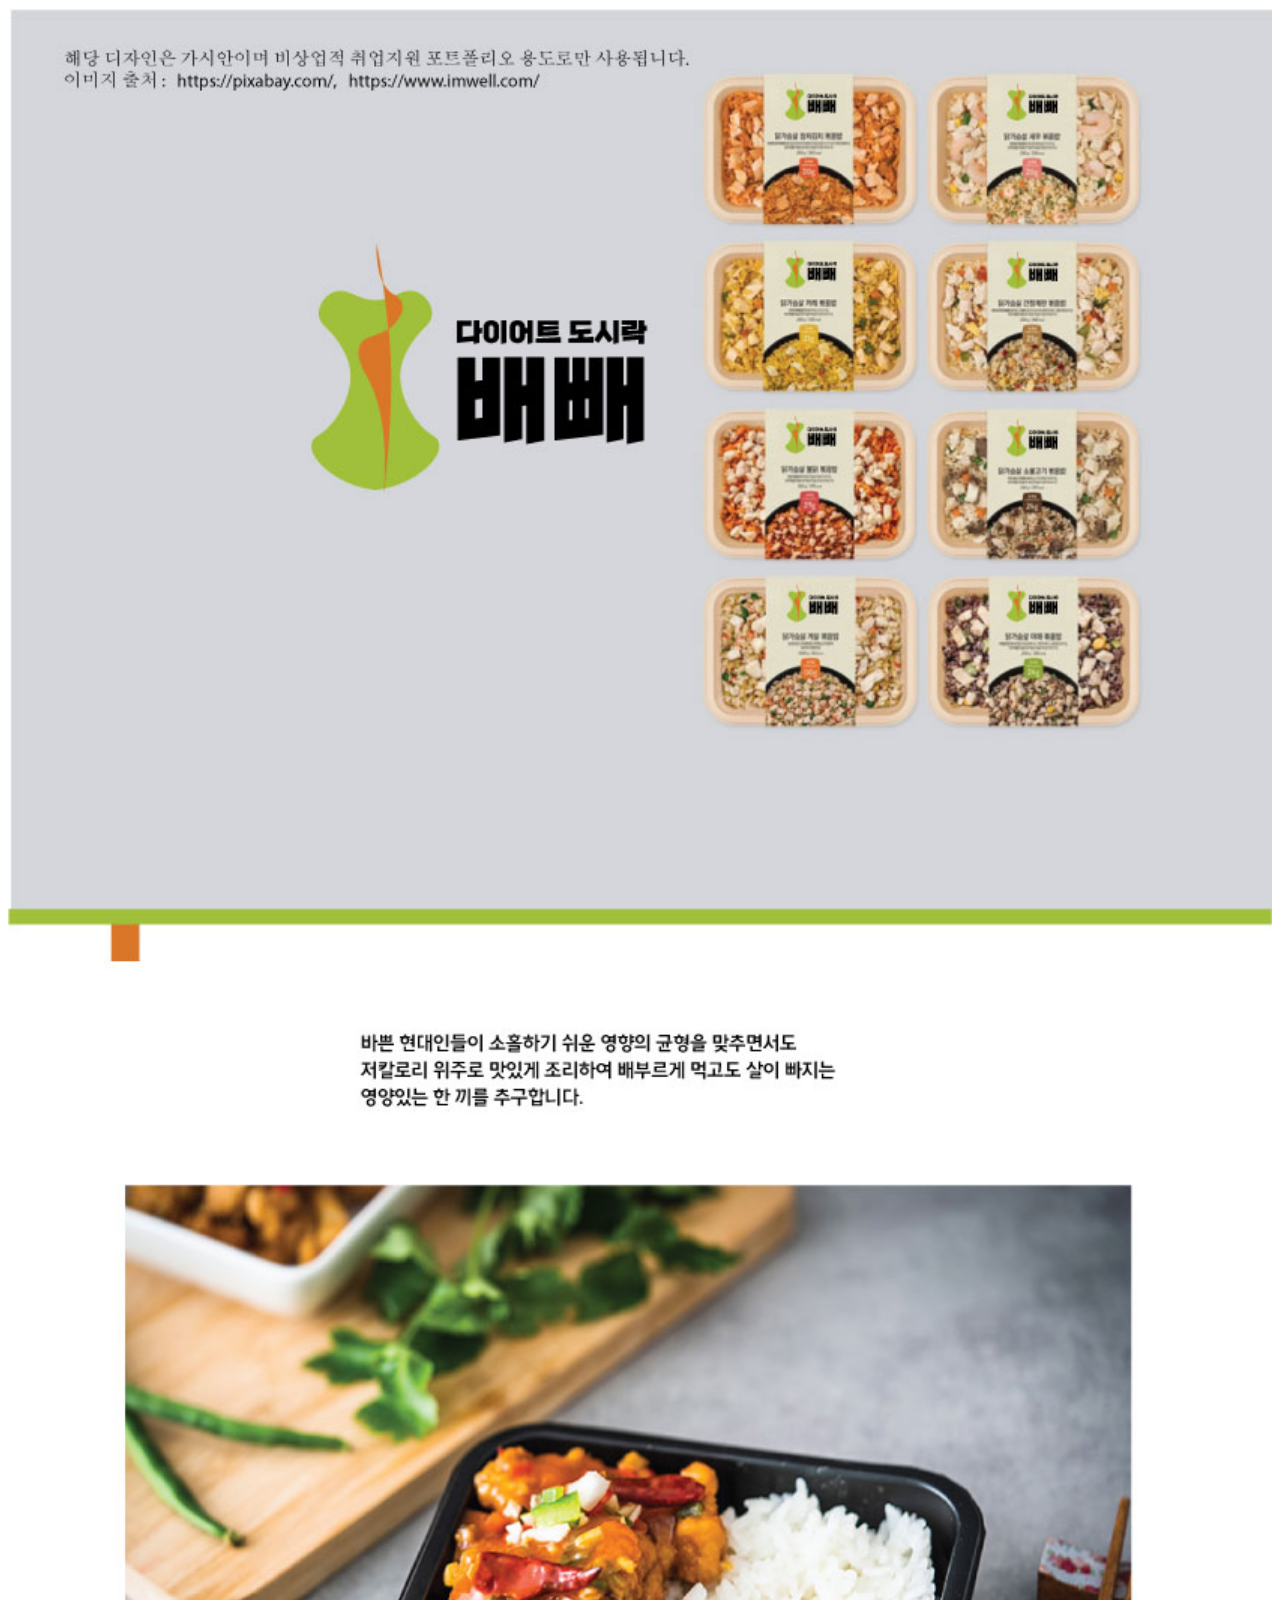
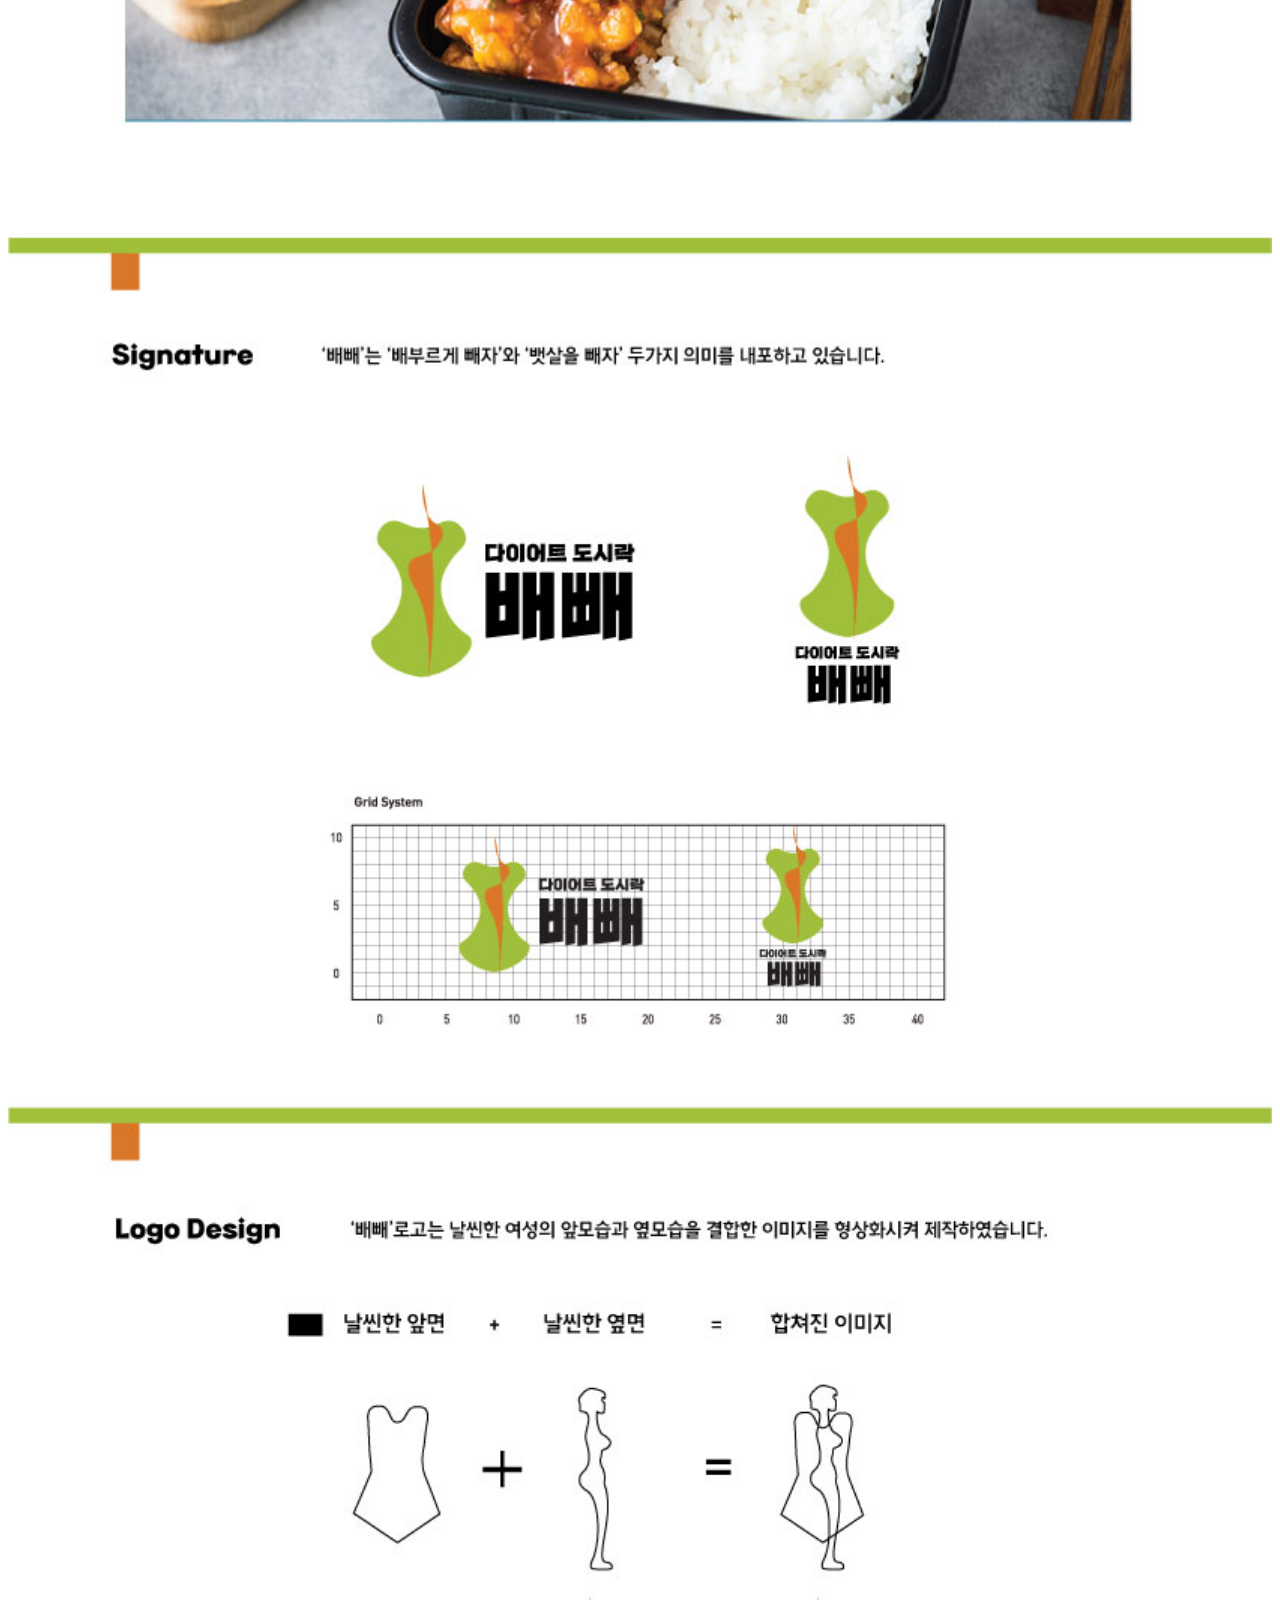
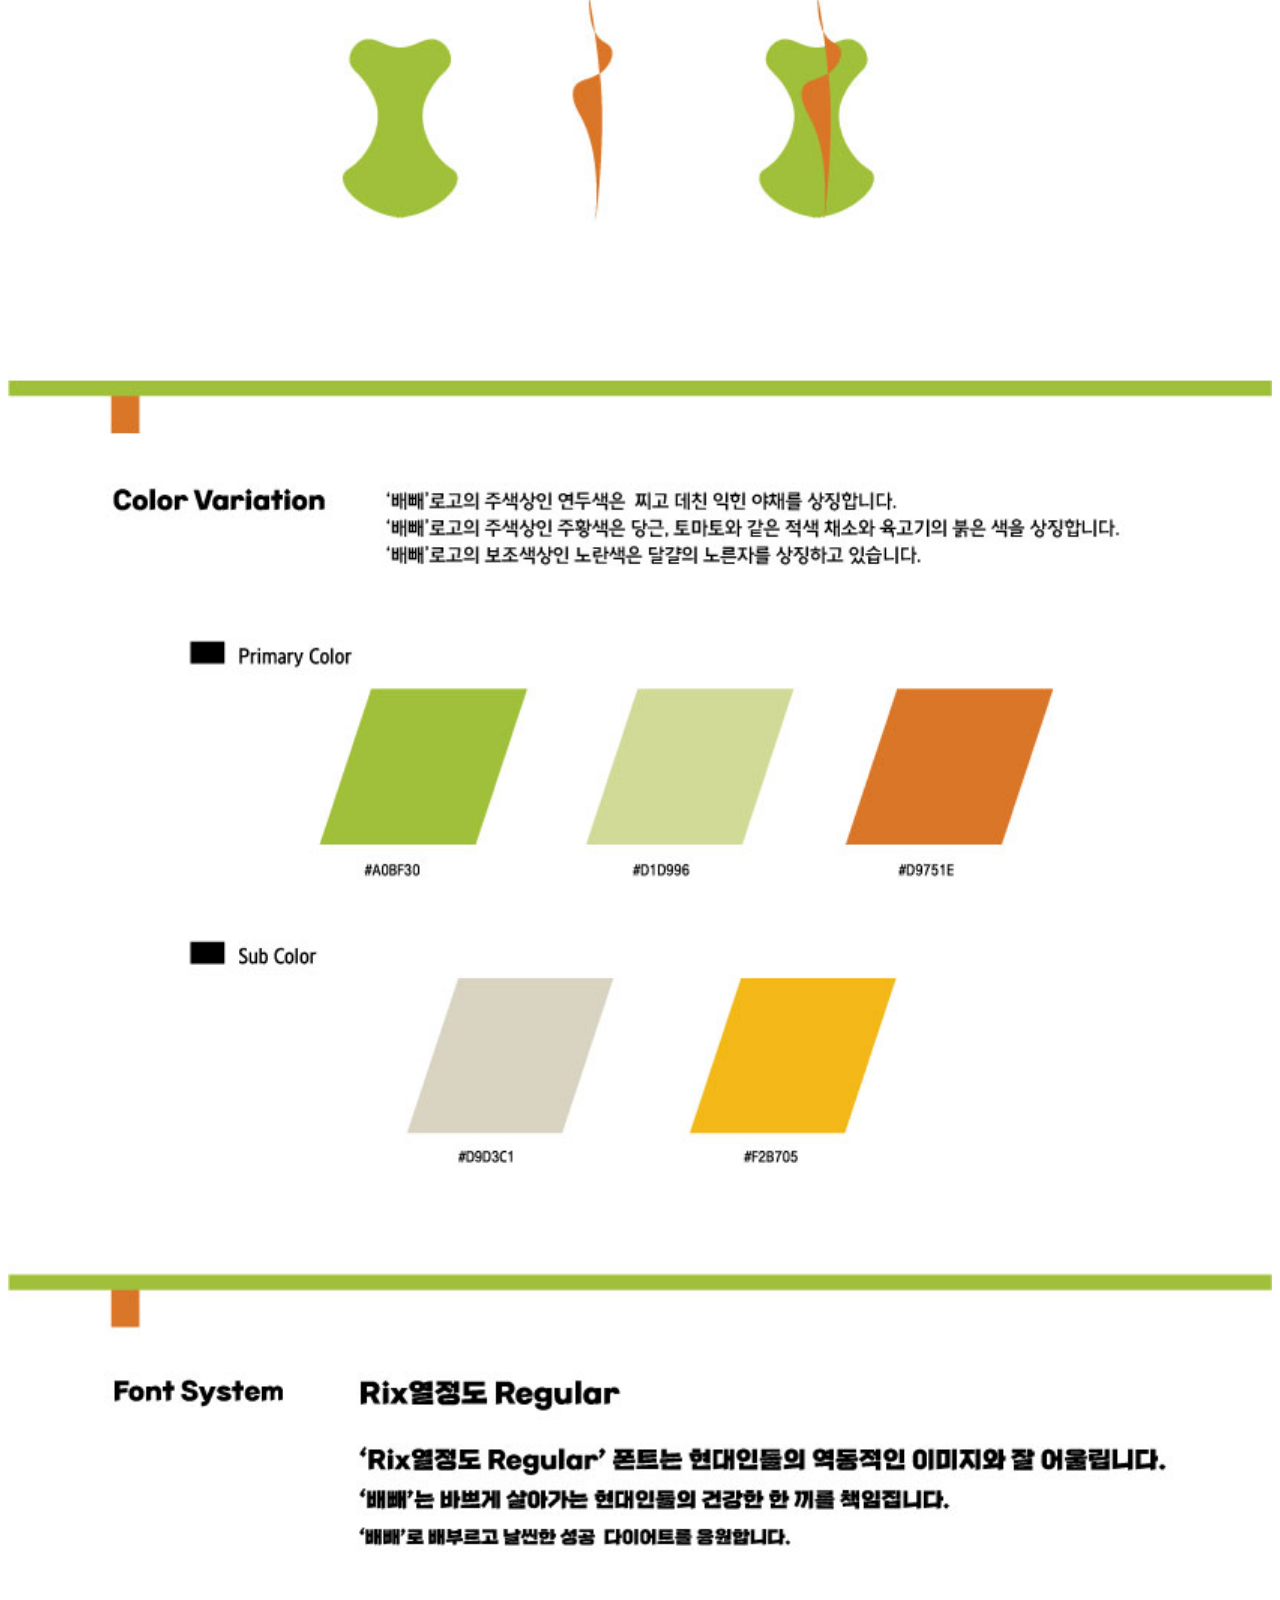
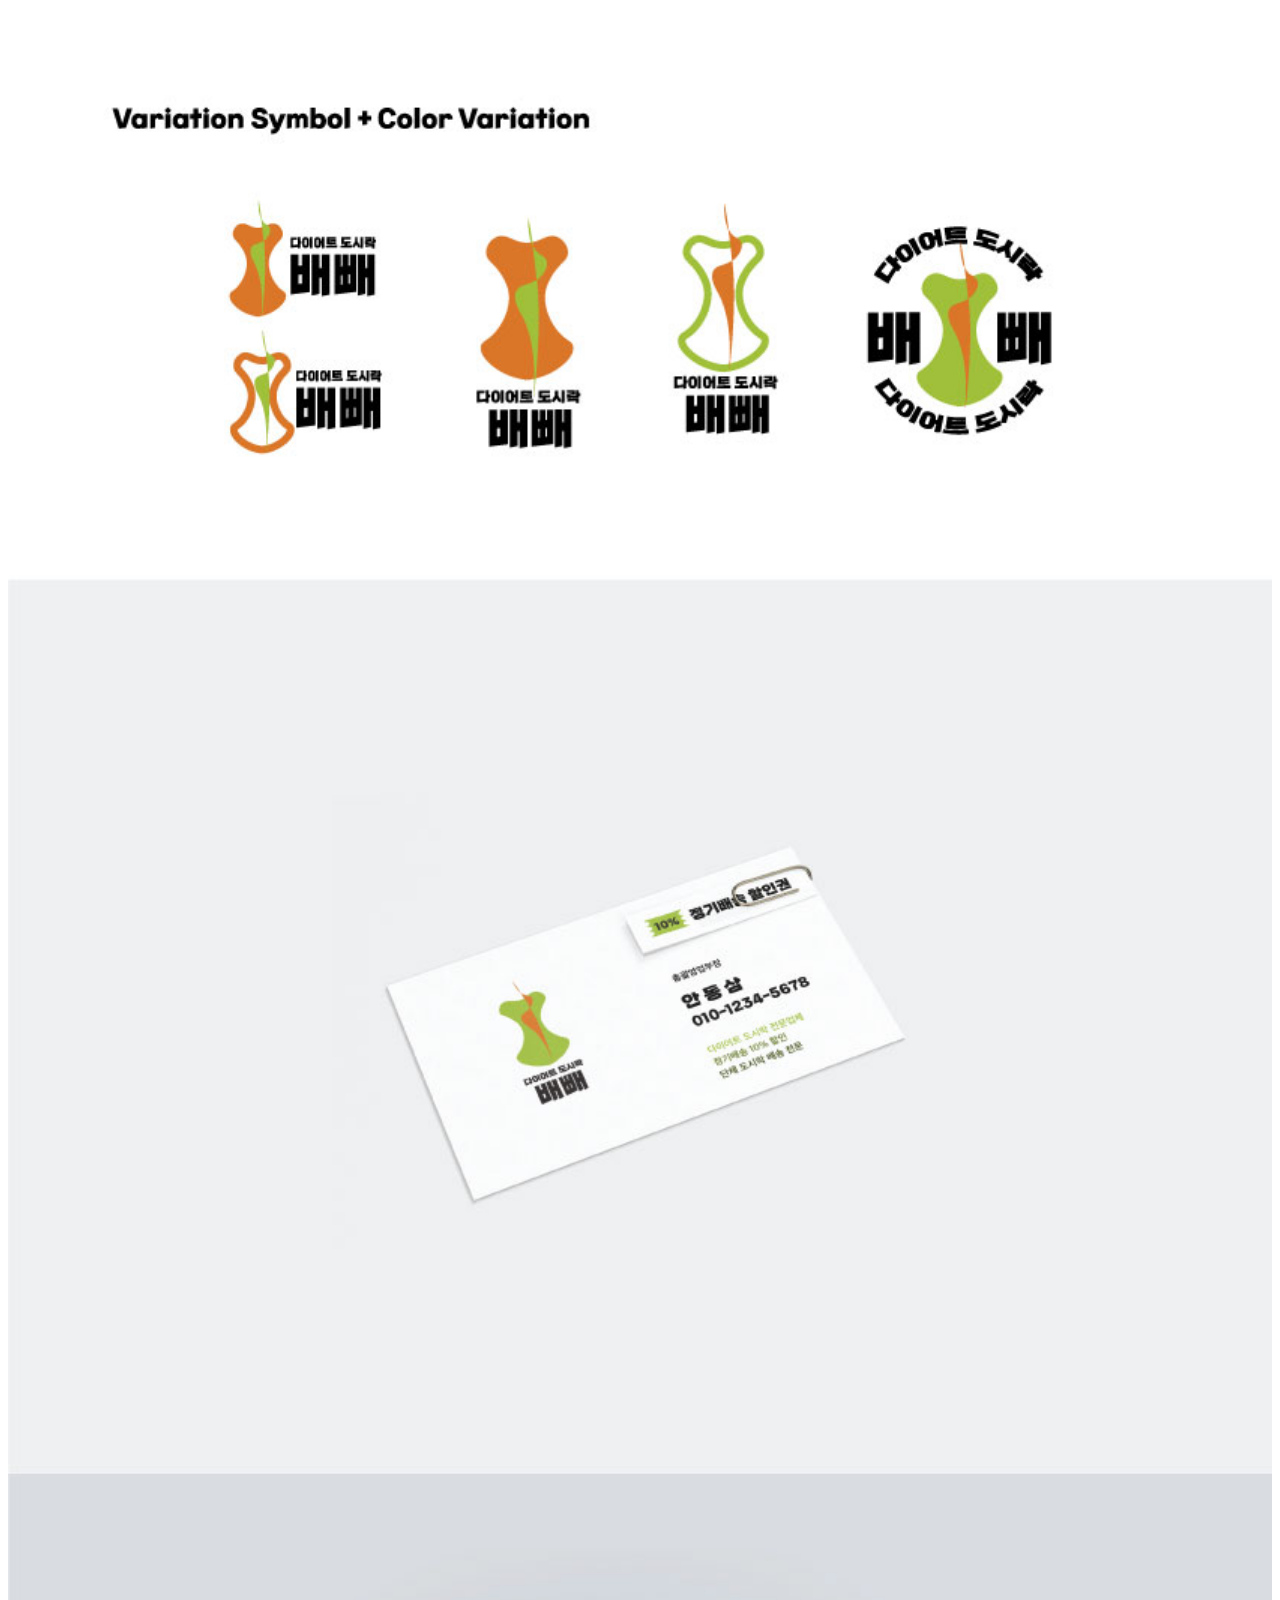
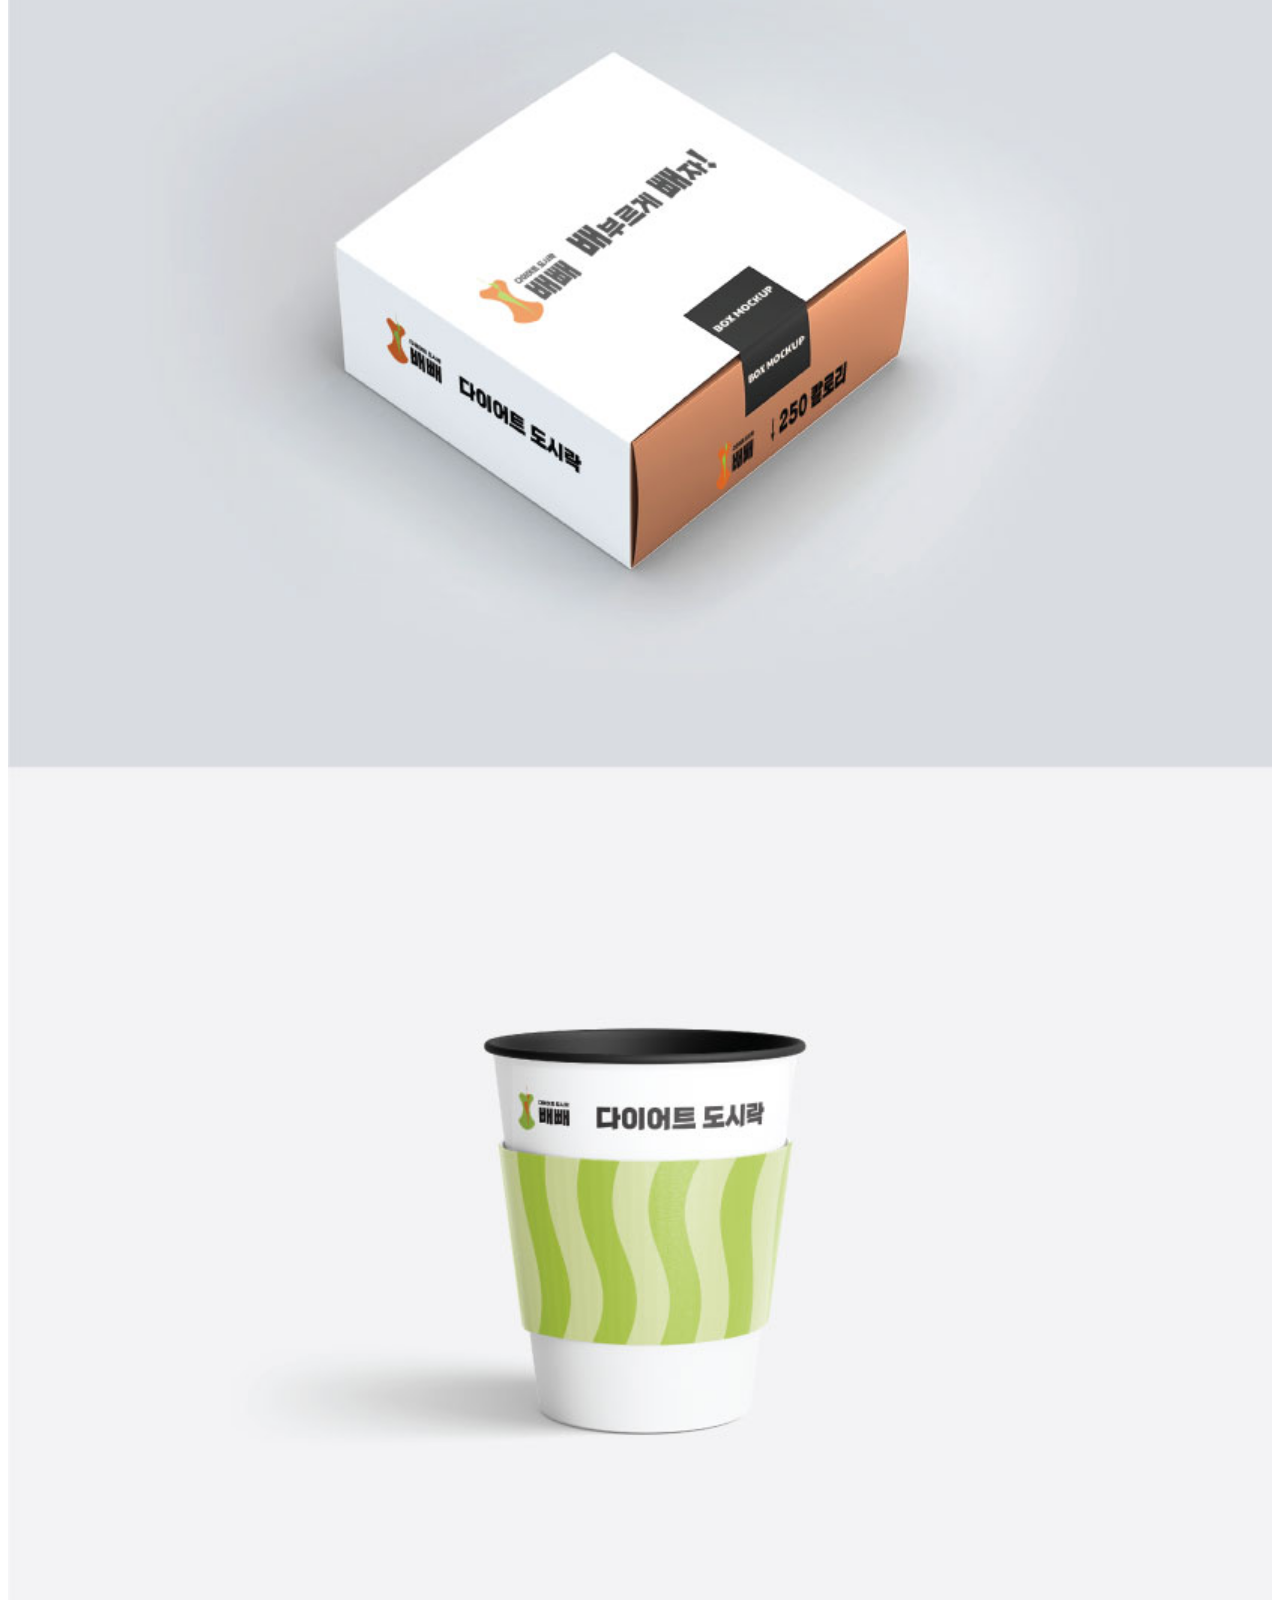
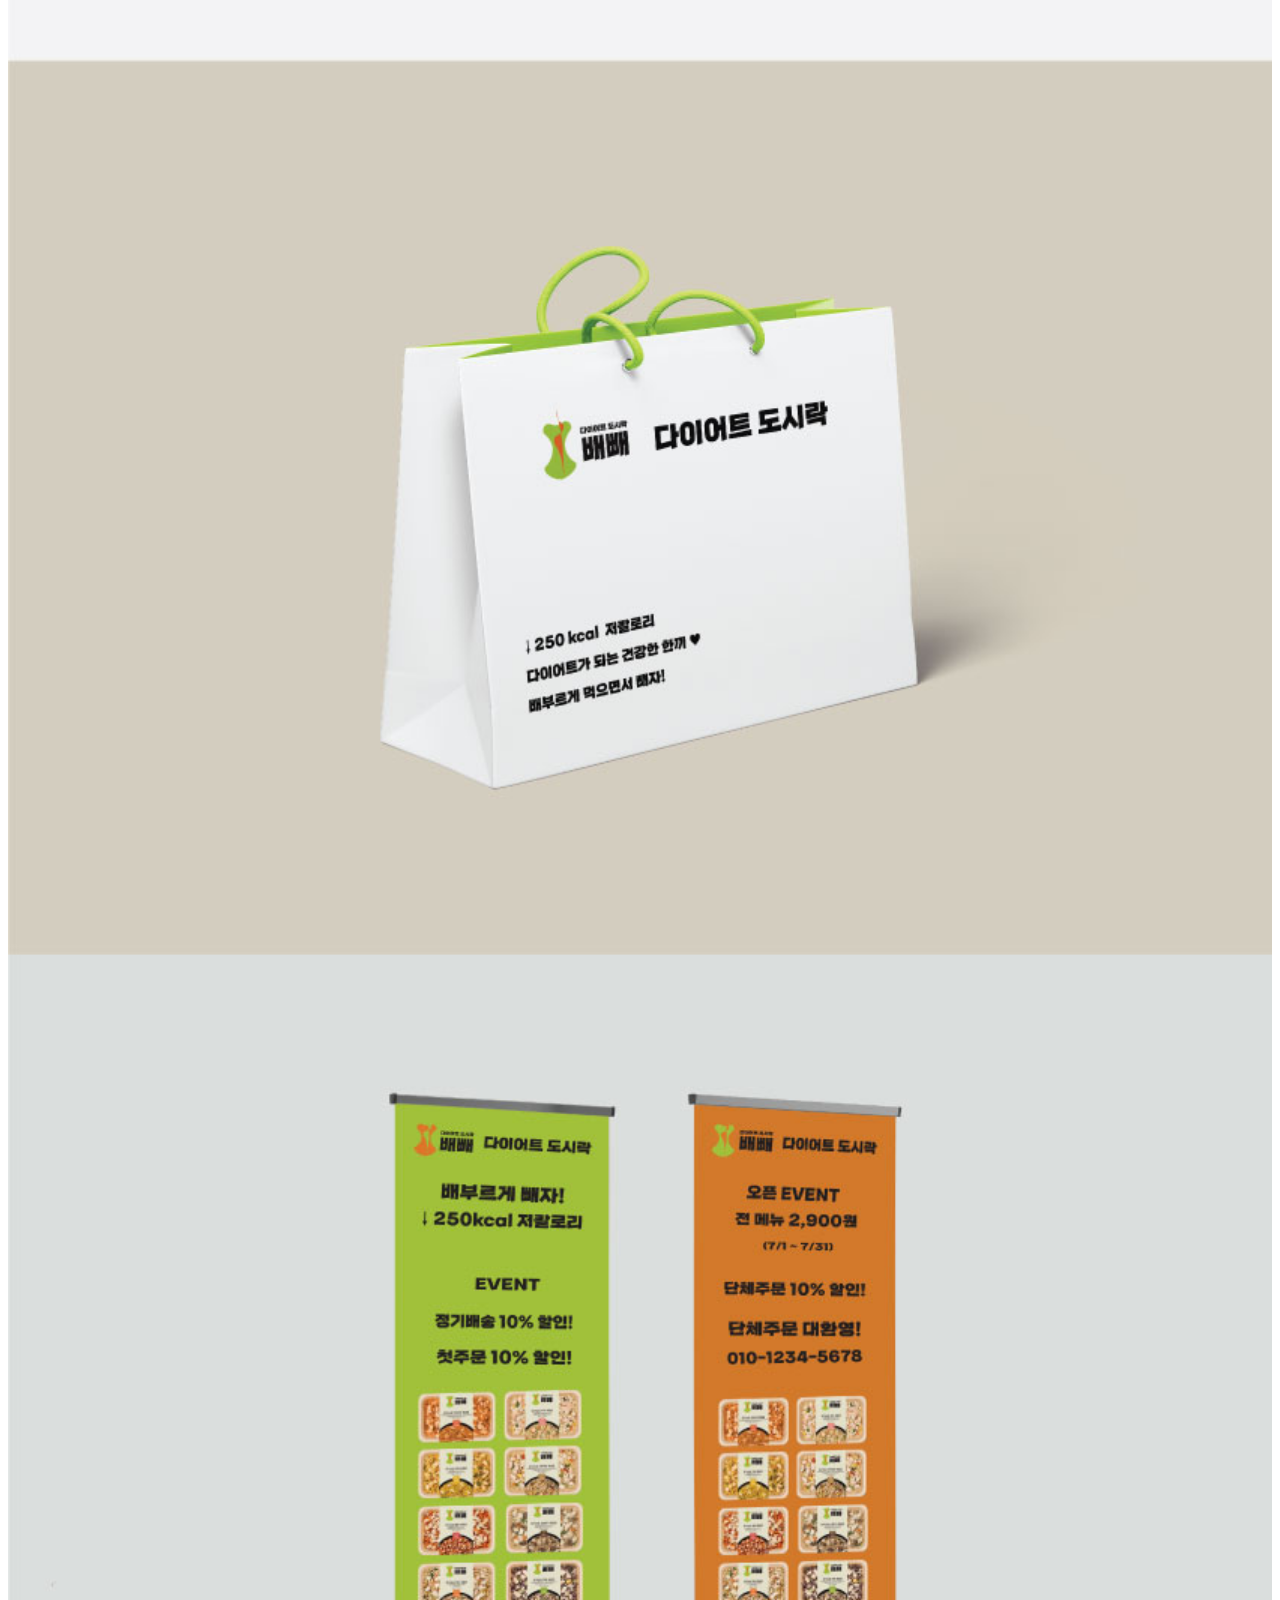
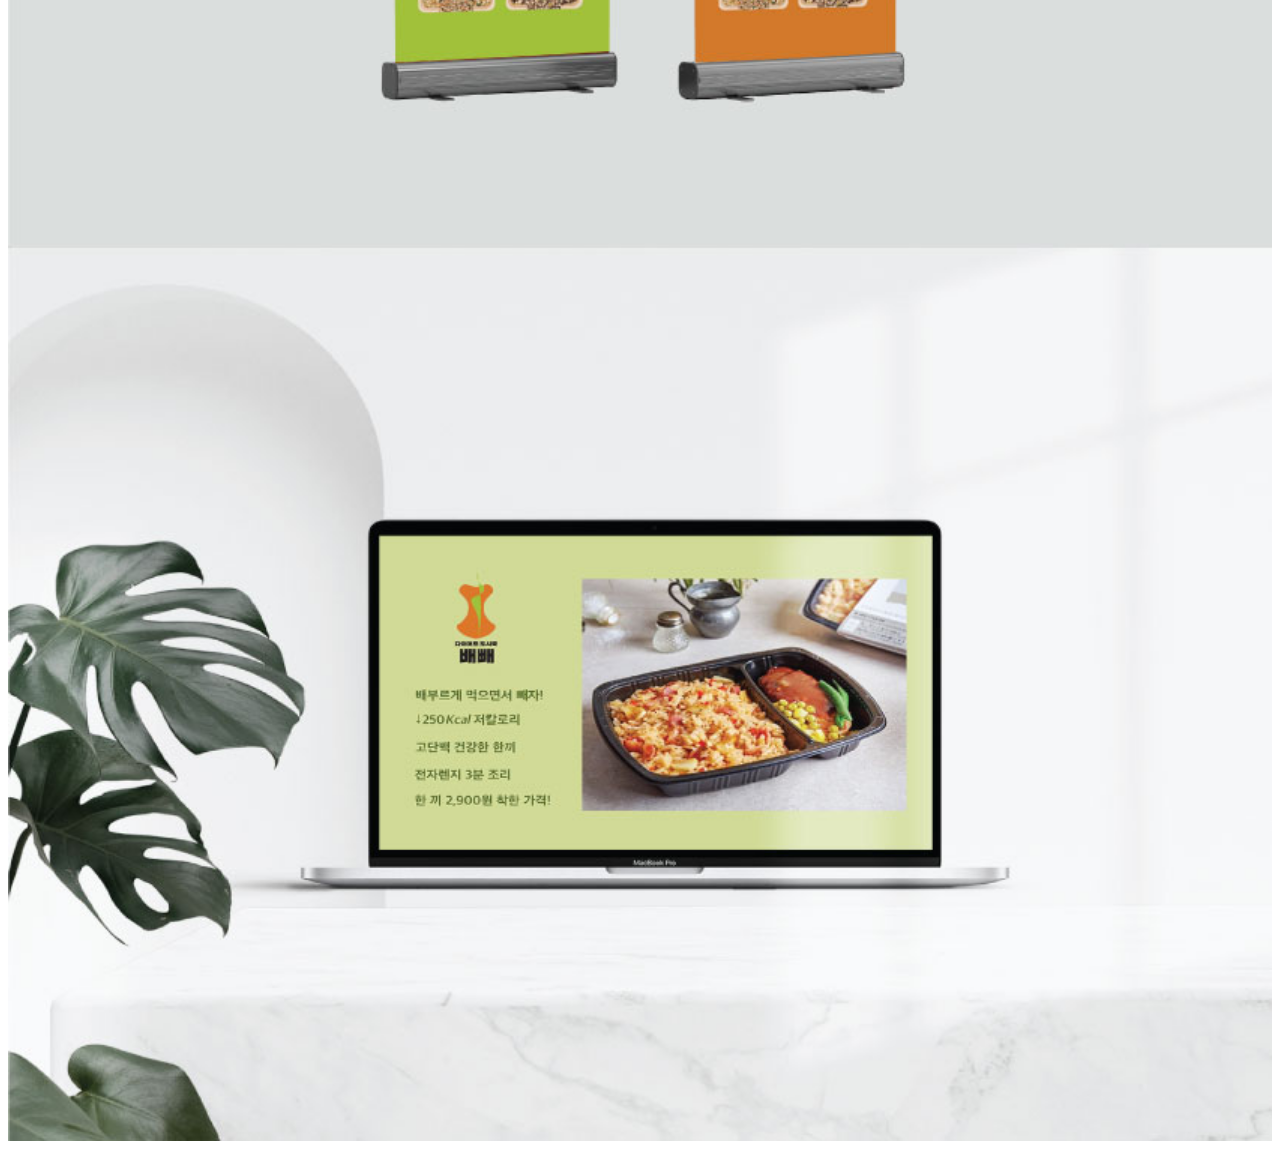
<file: babbae/bistyleguide.html>
<!DOCTYPE html>
<html lang="en">
<head>
    <meta charset="UTF-8">
    <meta http-equiv="X-UA-Compatible" content="IE=edge">
    <meta name="viewport" content="width=device-width, initial-scale=1.0">
    <title>배빼 BI Design</title>
    <link rel="shortcut icon" href="images/favicon.ico">
    <style>
        .wrap {margin:0 auto; width:100%; }
        .wrap img {width:100%; }
    </style>
</head>
<body>
    <div class="wrap">
        <img src="images/bistyleguide.jpg" alt="배빼 브랜드디자인 스타일가이드 이미지">
    </div>
</body>
</html>
</file>
<file: css/icomoon.css>
@font-face {
	font-family: 'icomoon';
	src:url('../fonts/icomoon/icomoon.eot?qtatmt');
	src:url('../fonts/icomoon/icomoon.eot?qtatmt#iefix') format('embedded-opentype'),
		url('../fonts/icomoon/icomoon.ttf?qtatmt') format('truetype'),
		url('../fonts/icomoon/icomoon.woff?qtatmt') format('woff'),
		url('../fonts/icomoon/icomoon.svg?qtatmt#icomoon') format('svg');
	font-weight: normal;
	font-style: normal;
}

[class^="icon-"], [class*=" icon-"] {
	font-family: 'icomoon';
	speak: none;
	font-style: normal;
	font-weight: normal;
	font-variant: normal;
	text-transform: none;
	line-height: 1;

	/* Better Font Rendering =========== */
	-webkit-font-smoothing: antialiased;
	-moz-osx-font-smoothing: grayscale;
}

.icon-glass:before {
	content: "\f000";
}
.icon-music:before {
	content: "\f001";
}
.icon-search2:before {
	content: "\f002";
}
.icon-envelope-o:before {
	content: "\f003";
}
.icon-heart:before {
	content: "\f004";
}
.icon-star:before {
	content: "\f005";
}
.icon-star-o:before {
	content: "\f006";
}
.icon-user:before {
	content: "\f007";
}
.icon-film:before {
	content: "\f008";
}
.icon-th-large:before {
	content: "\f009";
}
.icon-th:before {
	content: "\f00a";
}
.icon-th-list:before {
	content: "\f00b";
}
.icon-check:before {
	content: "\f00c";
}
.icon-close:before {
	content: "\f00d";
}
.icon-remove:before {
	content: "\f00d";
}
.icon-times:before {
	content: "\f00d";
}
.icon-search-plus:before {
	content: "\f00e";
}
.icon-search-minus:before {
	content: "\f010";
}
.icon-power-off:before {
	content: "\f011";
}
.icon-signal:before {
	content: "\f012";
}
.icon-cog:before {
	content: "\f013";
}
.icon-gear:before {
	content: "\f013";
}
.icon-trash-o:before {
	content: "\f014";
}
.icon-home:before {
	content: "\f015";
}
.icon-file-o:before {
	content: "\f016";
}
.icon-clock-o:before {
	content: "\f017";
}
.icon-road:before {
	content: "\f018";
}
.icon-download:before {
	content: "\f019";
}
.icon-arrow-circle-o-down:before {
	content: "\f01a";
}
.icon-arrow-circle-o-up:before {
	content: "\f01b";
}
.icon-inbox:before {
	content: "\f01c";
}
.icon-play-circle-o:before {
	content: "\f01d";
}
.icon-repeat2:before {
	content: "\f01e";
}
.icon-rotate-right:before {
	content: "\f01e";
}
.icon-refresh:before {
	content: "\f021";
}
.icon-list-alt:before {
	content: "\f022";
}
.icon-lock:before {
	content: "\f023";
}
.icon-flag:before {
	content: "\f024";
}
.icon-headphones:before {
	content: "\f025";
}
.icon-volume-off:before {
	content: "\f026";
}
.icon-volume-down:before {
	content: "\f027";
}
.icon-volume-up:before {
	content: "\f028";
}
.icon-qrcode:before {
	content: "\f029";
}
.icon-barcode:before {
	content: "\f02a";
}
.icon-tag:before {
	content: "\f02b";
}
.icon-tags:before {
	content: "\f02c";
}
.icon-book:before {
	content: "\f02d";
}
.icon-bookmark:before {
	content: "\f02e";
}
.icon-print:before {
	content: "\f02f";
}
.icon-camera:before {
	content: "\f030";
}
.icon-font:before {
	content: "\f031";
}
.icon-bold:before {
	content: "\f032";
}
.icon-italic:before {
	content: "\f033";
}
.icon-text-height:before {
	content: "\f034";
}
.icon-text-width:before {
	content: "\f035";
}
.icon-align-left:before {
	content: "\f036";
}
.icon-align-center2:before {
	content: "\f037";
}
.icon-align-right:before {
	content: "\f038";
}
.icon-align-justify2:before {
	content: "\f039";
}
.icon-list:before {
	content: "\f03a";
}
.icon-dedent:before {
	content: "\f03b";
}
.icon-outdent:before {
	content: "\f03b";
}
.icon-indent:before {
	content: "\f03c";
}
.icon-video-camera:before {
	content: "\f03d";
}
.icon-image:before {
	content: "\f03e";
}
.icon-photo:before {
	content: "\f03e";
}
.icon-picture-o:before {
	content: "\f03e";
}
.icon-pencil:before {
	content: "\f040";
}
.icon-map-marker:before {
	content: "\f041";
}
.icon-adjust:before {
	content: "\f042";
}
.icon-tint:before {
	content: "\f043";
}
.icon-edit:before {
	content: "\f044";
}
.icon-pencil-square-o:before {
	content: "\f044";
}
.icon-share-square-o:before {
	content: "\f045";
}
.icon-check-square-o:before {
	content: "\f046";
}
.icon-arrows:before {
	content: "\f047";
}
.icon-step-backward:before {
	content: "\f048";
}
.icon-fast-backward:before {
	content: "\f049";
}
.icon-backward:before {
	content: "\f04a";
}
.icon-play2:before {
	content: "\f04b";
}
.icon-pause2:before {
	content: "\f04c";
}
.icon-stop2:before {
	content: "\f04d";
}
.icon-forward:before {
	content: "\f04e";
}
.icon-fast-forward2:before {
	content: "\f050";
}
.icon-step-forward:before {
	content: "\f051";
}
.icon-eject:before {
	content: "\f052";
}
.icon-chevron-left:before {
	content: "\f053";
}
.icon-chevron-right:before {
	content: "\f054";
}
.icon-plus-circle:before {
	content: "\f055";
}
.icon-minus-circle:before {
	content: "\f056";
}
.icon-times-circle:before {
	content: "\f057";
}
.icon-check-circle:before {
	content: "\f058";
}
.icon-question-circle:before {
	content: "\f059";
}
.icon-info-circle:before {
	content: "\f05a";
}
.icon-crosshairs:before {
	content: "\f05b";
}
.icon-times-circle-o:before {
	content: "\f05c";
}
.icon-check-circle-o:before {
	content: "\f05d";
}
.icon-ban2:before {
	content: "\f05e";
}
.icon-arrow-left:before {
	content: "\f060";
}
.icon-arrow-right:before {
	content: "\f061";
}
.icon-arrow-up:before {
	content: "\f062";
}
.icon-arrow-down:before {
	content: "\f063";
}
.icon-mail-forward:before {
	content: "\f064";
}
.icon-share:before {
	content: "\f064";
}
.icon-expand2:before {
	content: "\f065";
}
.icon-compress:before {
	content: "\f066";
}
.icon-plus:before {
	content: "\f067";
}
.icon-minus:before {
	content: "\f068";
}
.icon-asterisk:before {
	content: "\f069";
}
.icon-exclamation-circle:before {
	content: "\f06a";
}
.icon-gift:before {
	content: "\f06b";
}
.icon-leaf:before {
	content: "\f06c";
}
.icon-fire:before {
	content: "\f06d";
}
.icon-eye:before {
	content: "\f06e";
}
.icon-eye-slash:before {
	content: "\f070";
}
.icon-exclamation-triangle:before {
	content: "\f071";
}
.icon-warning:before {
	content: "\f071";
}
.icon-plane:before {
	content: "\f072";
}
.icon-calendar:before {
	content: "\f073";
}
.icon-random:before {
	content: "\f074";
}
.icon-comment:before {
	content: "\f075";
}
.icon-magnet:before {
	content: "\f076";
}
.icon-chevron-up:before {
	content: "\f077";
}
.icon-chevron-down:before {
	content: "\f078";
}
.icon-retweet:before {
	content: "\f079";
}
.icon-shopping-cart:before {
	content: "\f07a";
}
.icon-folder:before {
	content: "\f07b";
}
.icon-folder-open:before {
	content: "\f07c";
}
.icon-arrows-v:before {
	content: "\f07d";
}
.icon-arrows-h:before {
	content: "\f07e";
}
.icon-bar-chart:before {
	content: "\f080";
}
.icon-bar-chart-o:before {
	content: "\f080";
}
.icon-twitter-square:before {
	content: "\f081";
}
.icon-facebook-square:before {
	content: "\f082";
}
.icon-camera-retro:before {
	content: "\f083";
}
.icon-key:before {
	content: "\f084";
}
.icon-cogs:before {
	content: "\f085";
}
.icon-gears:before {
	content: "\f085";
}
.icon-comments:before {
	content: "\f086";
}
.icon-thumbs-o-up:before {
	content: "\f087";
}
.icon-thumbs-o-down:before {
	content: "\f088";
}
.icon-star-half:before {
	content: "\f089";
}
.icon-heart-o:before {
	content: "\f08a";
}
.icon-sign-out:before {
	content: "\f08b";
}
.icon-linkedin-square:before {
	content: "\f08c";
}
.icon-thumb-tack:before {
	content: "\f08d";
}
.icon-external-link:before {
	content: "\f08e";
}
.icon-sign-in:before {
	content: "\f090";
}
.icon-trophy:before {
	content: "\f091";
}
.icon-github-square:before {
	content: "\f092";
}
.icon-upload:before {
	content: "\f093";
}
.icon-lemon-o:before {
	content: "\f094";
}
.icon-phone:before {
	content: "\f095";
}
.icon-square-o:before {
	content: "\f096";
}
.icon-bookmark-o:before {
	content: "\f097";
}
.icon-phone-square:before {
	content: "\f098";
}
.icon-twitter:before {
	content: "\f099";
}
.icon-facebook:before {
	content: "\f09a";
}
.icon-facebook-f:before {
	content: "\f09a";
}
.icon-github:before {
	content: "\f09b";
}
.icon-unlock2:before {
	content: "\f09c";
}
.icon-credit-card:before {
	content: "\f09d";
}
.icon-feed:before {
	content: "\f09e";
}
.icon-rss:before {
	content: "\f09e";
}
.icon-hdd-o:before {
	content: "\f0a0";
}
.icon-bullhorn:before {
	content: "\f0a1";
}
.icon-bell-o:before {
	content: "\f0a2";
}
.icon-certificate:before {
	content: "\f0a3";
}
.icon-hand-o-right:before {
	content: "\f0a4";
}
.icon-hand-o-left:before {
	content: "\f0a5";
}
.icon-hand-o-up:before {
	content: "\f0a6";
}
.icon-hand-o-down:before {
	content: "\f0a7";
}
.icon-arrow-circle-left:before {
	content: "\f0a8";
}
.icon-arrow-circle-right:before {
	content: "\f0a9";
}
.icon-arrow-circle-up:before {
	content: "\f0aa";
}
.icon-arrow-circle-down:before {
	content: "\f0ab";
}
.icon-globe:before {
	content: "\f0ac";
}
.icon-wrench:before {
	content: "\f0ad";
}
.icon-tasks:before {
	content: "\f0ae";
}
.icon-filter:before {
	content: "\f0b0";
}
.icon-briefcase:before {
	content: "\f0b1";
}
.icon-arrows-alt:before {
	content: "\f0b2";
}
.icon-group:before {
	content: "\f0c0";
}
.icon-users:before {
	content: "\f0c0";
}
.icon-chain:before {
	content: "\f0c1";
}
.icon-link:before {
	content: "\f0c1";
}
.icon-cloud:before {
	content: "\f0c2";
}
.icon-flask:before {
	content: "\f0c3";
}
.icon-cut:before {
	content: "\f0c4";
}
.icon-scissors:before {
	content: "\f0c4";
}
.icon-copy:before {
	content: "\f0c5";
}
.icon-files-o:before {
	content: "\f0c5";
}
.icon-paperclip:before {
	content: "\f0c6";
}
.icon-floppy-o:before {
	content: "\f0c7";
}
.icon-save:before {
	content: "\f0c7";
}
.icon-square:before {
	content: "\f0c8";
}
.icon-bars:before {
	content: "\f0c9";
}
.icon-navicon:before {
	content: "\f0c9";
}
.icon-reorder:before {
	content: "\f0c9";
}
.icon-list-ul:before {
	content: "\f0ca";
}
.icon-list-ol:before {
	content: "\f0cb";
}
.icon-strikethrough:before {
	content: "\f0cc";
}
.icon-underline:before {
	content: "\f0cd";
}
.icon-table:before {
	content: "\f0ce";
}
.icon-magic:before {
	content: "\f0d0";
}
.icon-truck:before {
	content: "\f0d1";
}
.icon-pinterest:before {
	content: "\f0d2";
}
.icon-pinterest-square:before {
	content: "\f0d3";
}
.icon-google-plus-square:before {
	content: "\f0d4";
}
.icon-google-plus:before {
	content: "\f0d5";
}
.icon-money:before {
	content: "\f0d6";
}
.icon-caret-down:before {
	content: "\f0d7";
}
.icon-caret-up:before {
	content: "\f0d8";
}
.icon-caret-left:before {
	content: "\f0d9";
}
.icon-caret-right:before {
	content: "\f0da";
}
.icon-columns2:before {
	content: "\f0db";
}
.icon-sort:before {
	content: "\f0dc";
}
.icon-unsorted:before {
	content: "\f0dc";
}
.icon-sort-desc:before {
	content: "\f0dd";
}
.icon-sort-down:before {
	content: "\f0dd";
}
.icon-sort-asc:before {
	content: "\f0de";
}
.icon-sort-up:before {
	content: "\f0de";
}
.icon-envelope:before {
	content: "\f0e0";
}
.icon-linkedin:before {
	content: "\f0e1";
}
.icon-rotate-left:before {
	content: "\f0e2";
}
.icon-undo:before {
	content: "\f0e2";
}
.icon-gavel:before {
	content: "\f0e3";
}
.icon-legal:before {
	content: "\f0e3";
}
.icon-dashboard:before {
	content: "\f0e4";
}
.icon-tachometer:before {
	content: "\f0e4";
}
.icon-comment-o:before {
	content: "\f0e5";
}
.icon-comments-o:before {
	content: "\f0e6";
}
.icon-bolt:before {
	content: "\f0e7";
}
.icon-flash:before {
	content: "\f0e7";
}
.icon-sitemap:before {
	content: "\f0e8";
}
.icon-umbrella2:before {
	content: "\f0e9";
}
.icon-clipboard:before {
	content: "\f0ea";
}
.icon-paste:before {
	content: "\f0ea";
}
.icon-lightbulb-o:before {
	content: "\f0eb";
}
.icon-exchange:before {
	content: "\f0ec";
}
.icon-cloud-download2:before {
	content: "\f0ed";
}
.icon-cloud-upload2:before {
	content: "\f0ee";
}
.icon-user-md:before {
	content: "\f0f0";
}
.icon-stethoscope:before {
	content: "\f0f1";
}
.icon-suitcase:before {
	content: "\f0f2";
}
.icon-bell:before {
	content: "\f0f3";
}
.icon-coffee:before {
	content: "\f0f4";
}
.icon-cutlery:before {
	content: "\f0f5";
}
.icon-file-text-o:before {
	content: "\f0f6";
}
.icon-building-o:before {
	content: "\f0f7";
}
.icon-hospital-o:before {
	content: "\f0f8";
}
.icon-ambulance:before {
	content: "\f0f9";
}
.icon-medkit:before {
	content: "\f0fa";
}
.icon-fighter-jet:before {
	content: "\f0fb";
}
.icon-beer:before {
	content: "\f0fc";
}
.icon-h-square:before {
	content: "\f0fd";
}
.icon-plus-square:before {
	content: "\f0fe";
}
.icon-angle-double-left:before {
	content: "\f100";
}
.icon-angle-double-right:before {
	content: "\f101";
}
.icon-angle-double-up:before {
	content: "\f102";
}
.icon-angle-double-down:before {
	content: "\f103";
}
.icon-angle-left:before {
	content: "\f104";
}
.icon-angle-right:before {
	content: "\f105";
}
.icon-angle-up:before {
	content: "\f106";
}
.icon-angle-down:before {
	content: "\f107";
}
.icon-desktop:before {
	content: "\f108";
}
.icon-laptop:before {
	content: "\f109";
}
.icon-tablet:before {
	content: "\f10a";
}
.icon-mobile:before {
	content: "\f10b";
}
.icon-mobile-phone:before {
	content: "\f10b";
}
.icon-circle-o:before {
	content: "\f10c";
}
.icon-quote-left:before {
	content: "\f10d";
}
.icon-quote-right:before {
	content: "\f10e";
}
.icon-spinner:before {
	content: "\f110";
}
.icon-circle:before {
	content: "\f111";
}
.icon-mail-reply:before {
	content: "\f112";
}
.icon-reply:before {
	content: "\f112";
}
.icon-github-alt:before {
	content: "\f113";
}
.icon-folder-o:before {
	content: "\f114";
}
.icon-folder-open-o:before {
	content: "\f115";
}
.icon-smile-o:before {
	content: "\f118";
}
.icon-frown-o:before {
	content: "\f119";
}
.icon-meh-o:before {
	content: "\f11a";
}
.icon-gamepad:before {
	content: "\f11b";
}
.icon-keyboard-o:before {
	content: "\f11c";
}
.icon-flag-o:before {
	content: "\f11d";
}
.icon-flag-checkered:before {
	content: "\f11e";
}
.icon-terminal:before {
	content: "\f120";
}
.icon-code:before {
	content: "\f121";
}
.icon-mail-reply-all:before {
	content: "\f122";
}
.icon-reply-all:before {
	content: "\f122";
}
.icon-star-half-empty:before {
	content: "\f123";
}
.icon-star-half-full:before {
	content: "\f123";
}
.icon-star-half-o:before {
	content: "\f123";
}
.icon-location-arrow:before {
	content: "\f124";
}
.icon-crop:before {
	content: "\f125";
}
.icon-code-fork:before {
	content: "\f126";
}
.icon-chain-broken:before {
	content: "\f127";
}
.icon-unlink:before {
	content: "\f127";
}
.icon-question:before {
	content: "\f128";
}
.icon-info:before {
	content: "\f129";
}
.icon-exclamation:before {
	content: "\f12a";
}
.icon-superscript:before {
	content: "\f12b";
}
.icon-subscript:before {
	content: "\f12c";
}
.icon-eraser:before {
	content: "\f12d";
}
.icon-puzzle-piece:before {
	content: "\f12e";
}
.icon-microphone2:before {
	content: "\f130";
}
.icon-microphone-slash:before {
	content: "\f131";
}
.icon-shield:before {
	content: "\f132";
}
.icon-calendar-o:before {
	content: "\f133";
}
.icon-fire-extinguisher:before {
	content: "\f134";
}
.icon-rocket:before {
	content: "\f135";
}
.icon-maxcdn:before {
	content: "\f136";
}
.icon-chevron-circle-left:before {
	content: "\f137";
}
.icon-chevron-circle-right:before {
	content: "\f138";
}
.icon-chevron-circle-up:before {
	content: "\f139";
}
.icon-chevron-circle-down:before {
	content: "\f13a";
}
.icon-html5:before {
	content: "\f13b";
}
.icon-css3:before {
	content: "\f13c";
}
.icon-anchor2:before {
	content: "\f13d";
}
.icon-unlock-alt:before {
	content: "\f13e";
}
.icon-bullseye:before {
	content: "\f140";
}
.icon-ellipsis-h:before {
	content: "\f141";
}
.icon-ellipsis-v:before {
	content: "\f142";
}
.icon-rss-square:before {
	content: "\f143";
}
.icon-play-circle:before {
	content: "\f144";
}
.icon-ticket:before {
	content: "\f145";
}
.icon-minus-square:before {
	content: "\f146";
}
.icon-minus-square-o:before {
	content: "\f147";
}
.icon-level-up:before {
	content: "\f148";
}
.icon-level-down:before {
	content: "\f149";
}
.icon-check-square:before {
	content: "\f14a";
}
.icon-pencil-square:before {
	content: "\f14b";
}
.icon-external-link-square:before {
	content: "\f14c";
}
.icon-share-square:before {
	content: "\f14d";
}
.icon-compass:before {
	content: "\f14e";
}
.icon-caret-square-o-down:before {
	content: "\f150";
}
.icon-toggle-down:before {
	content: "\f150";
}
.icon-caret-square-o-up:before {
	content: "\f151";
}
.icon-toggle-up:before {
	content: "\f151";
}
.icon-caret-square-o-right:before {
	content: "\f152";
}
.icon-toggle-right:before {
	content: "\f152";
}
.icon-eur:before {
	content: "\f153";
}
.icon-euro:before {
	content: "\f153";
}
.icon-gbp:before {
	content: "\f154";
}
.icon-dollar:before {
	content: "\f155";
}
.icon-usd:before {
	content: "\f155";
}
.icon-inr:before {
	content: "\f156";
}
.icon-rupee:before {
	content: "\f156";
}
.icon-cny:before {
	content: "\f157";
}
.icon-jpy:before {
	content: "\f157";
}
.icon-rmb:before {
	content: "\f157";
}
.icon-yen:before {
	content: "\f157";
}
.icon-rouble:before {
	content: "\f158";
}
.icon-rub:before {
	content: "\f158";
}
.icon-ruble:before {
	content: "\f158";
}
.icon-krw:before {
	content: "\f159";
}
.icon-won:before {
	content: "\f159";
}
.icon-bitcoin:before {
	content: "\f15a";
}
.icon-btc:before {
	content: "\f15a";
}
.icon-file2:before {
	content: "\f15b";
}
.icon-file-text:before {
	content: "\f15c";
}
.icon-sort-alpha-asc:before {
	content: "\f15d";
}
.icon-sort-alpha-desc:before {
	content: "\f15e";
}
.icon-sort-amount-asc:before {
	content: "\f160";
}
.icon-sort-amount-desc:before {
	content: "\f161";
}
.icon-sort-numeric-asc:before {
	content: "\f162";
}
.icon-sort-numeric-desc:before {
	content: "\f163";
}
.icon-thumbs-up:before {
	content: "\f164";
}
.icon-thumbs-down:before {
	content: "\f165";
}
.icon-youtube-square:before {
	content: "\f166";
}
.icon-youtube:before {
	content: "\f167";
}
.icon-xing:before {
	content: "\f168";
}
.icon-xing-square:before {
	content: "\f169";
}
.icon-youtube-play:before {
	content: "\f16a";
}
.icon-dropbox:before {
	content: "\f16b";
}
.icon-stack-overflow:before {
	content: "\f16c";
}
.icon-instagram:before {
	content: "\f16d";
}
.icon-flickr:before {
	content: "\f16e";
}
.icon-adn:before {
	content: "\f170";
}
.icon-bitbucket:before {
	content: "\f171";
}
.icon-bitbucket-square:before {
	content: "\f172";
}
.icon-tumblr:before {
	content: "\f173";
}
.icon-tumblr-square:before {
	content: "\f174";
}
.icon-long-arrow-down:before {
	content: "\f175";
}
.icon-long-arrow-up:before {
	content: "\f176";
}
.icon-long-arrow-left:before {
	content: "\f177";
}
.icon-long-arrow-right:before {
	content: "\f178";
}
.icon-apple:before {
	content: "\f179";
}
.icon-windows:before {
	content: "\f17a";
}
.icon-android:before {
	content: "\f17b";
}
.icon-linux:before {
	content: "\f17c";
}
.icon-dribbble:before {
	content: "\f17d";
}
.icon-skype:before {
	content: "\f17e";
}
.icon-foursquare:before {
	content: "\f180";
}
.icon-trello:before {
	content: "\f181";
}
.icon-female:before {
	content: "\f182";
}
.icon-male:before {
	content: "\f183";
}
.icon-gittip:before {
	content: "\f184";
}
.icon-gratipay:before {
	content: "\f184";
}
.icon-sun-o:before {
	content: "\f185";
}
.icon-moon-o:before {
	content: "\f186";
}
.icon-archive:before {
	content: "\f187";
}
.icon-bug:before {
	content: "\f188";
}
.icon-vk:before {
	content: "\f189";
}
.icon-weibo:before {
	content: "\f18a";
}
.icon-renren:before {
	content: "\f18b";
}
.icon-pagelines:before {
	content: "\f18c";
}
.icon-stack-exchange:before {
	content: "\f18d";
}
.icon-arrow-circle-o-right:before {
	content: "\f18e";
}
.icon-arrow-circle-o-left:before {
	content: "\f190";
}
.icon-caret-square-o-left:before {
	content: "\f191";
}
.icon-toggle-left:before {
	content: "\f191";
}
.icon-dot-circle-o:before {
	content: "\f192";
}
.icon-wheelchair:before {
	content: "\f193";
}
.icon-vimeo-square:before {
	content: "\f194";
}
.icon-try:before {
	content: "\f195";
}
.icon-turkish-lira:before {
	content: "\f195";
}
.icon-plus-square-o:before {
	content: "\f196";
}
.icon-space-shuttle:before {
	content: "\f197";
}
.icon-slack:before {
	content: "\f198";
}
.icon-envelope-square:before {
	content: "\f199";
}
.icon-wordpress:before {
	content: "\f19a";
}
.icon-openid:before {
	content: "\f19b";
}
.icon-bank:before {
	content: "\f19c";
}
.icon-institution:before {
	content: "\f19c";
}
.icon-university:before {
	content: "\f19c";
}
.icon-graduation-cap:before {
	content: "\f19d";
}
.icon-mortar-board:before {
	content: "\f19d";
}
.icon-yahoo:before {
	content: "\f19e";
}
.icon-google:before {
	content: "\f1a0";
}
.icon-reddit:before {
	content: "\f1a1";
}
.icon-reddit-square:before {
	content: "\f1a2";
}
.icon-stumbleupon-circle:before {
	content: "\f1a3";
}
.icon-stumbleupon:before {
	content: "\f1a4";
}
.icon-delicious:before {
	content: "\f1a5";
}
.icon-digg:before {
	content: "\f1a6";
}
.icon-pied-piper:before {
	content: "\f1a7";
}
.icon-pied-piper-alt:before {
	content: "\f1a8";
}
.icon-drupal:before {
	content: "\f1a9";
}
.icon-joomla:before {
	content: "\f1aa";
}
.icon-language:before {
	content: "\f1ab";
}
.icon-fax:before {
	content: "\f1ac";
}
.icon-building:before {
	content: "\f1ad";
}
.icon-child:before {
	content: "\f1ae";
}
.icon-paw:before {
	content: "\f1b0";
}
.icon-spoon:before {
	content: "\f1b1";
}
.icon-cube:before {
	content: "\f1b2";
}
.icon-cubes:before {
	content: "\f1b3";
}
.icon-behance:before {
	content: "\f1b4";
}
.icon-behance-square:before {
	content: "\f1b5";
}
.icon-steam:before {
	content: "\f1b6";
}
.icon-steam-square:before {
	content: "\f1b7";
}
.icon-recycle:before {
	content: "\f1b8";
}
.icon-automobile:before {
	content: "\f1b9";
}
.icon-car:before {
	content: "\f1b9";
}
.icon-cab:before {
	content: "\f1ba";
}
.icon-taxi:before {
	content: "\f1ba";
}
.icon-tree:before {
	content: "\f1bb";
}
.icon-spotify:before {
	content: "\f1bc";
}
.icon-deviantart:before {
	content: "\f1bd";
}
.icon-soundcloud:before {
	content: "\f1be";
}
.icon-database:before {
	content: "\f1c0";
}
.icon-file-pdf-o:before {
	content: "\f1c1";
}
.icon-file-word-o:before {
	content: "\f1c2";
}
.icon-file-excel-o:before {
	content: "\f1c3";
}
.icon-file-powerpoint-o:before {
	content: "\f1c4";
}
.icon-file-image-o:before {
	content: "\f1c5";
}
.icon-file-photo-o:before {
	content: "\f1c5";
}
.icon-file-picture-o:before {
	content: "\f1c5";
}
.icon-file-archive-o:before {
	content: "\f1c6";
}
.icon-file-zip-o:before {
	content: "\f1c6";
}
.icon-file-audio-o:before {
	content: "\f1c7";
}
.icon-file-sound-o:before {
	content: "\f1c7";
}
.icon-file-movie-o:before {
	content: "\f1c8";
}
.icon-file-video-o:before {
	content: "\f1c8";
}
.icon-file-code-o:before {
	content: "\f1c9";
}
.icon-vine:before {
	content: "\f1ca";
}
.icon-codepen:before {
	content: "\f1cb";
}
.icon-jsfiddle:before {
	content: "\f1cc";
}
.icon-life-bouy:before {
	content: "\f1cd";
}
.icon-life-buoy:before {
	content: "\f1cd";
}
.icon-life-ring:before {
	content: "\f1cd";
}
.icon-life-saver:before {
	content: "\f1cd";
}
.icon-support:before {
	content: "\f1cd";
}
.icon-circle-o-notch:before {
	content: "\f1ce";
}
.icon-ra:before {
	content: "\f1d0";
}
.icon-rebel:before {
	content: "\f1d0";
}
.icon-empire:before {
	content: "\f1d1";
}
.icon-ge:before {
	content: "\f1d1";
}
.icon-git-square:before {
	content: "\f1d2";
}
.icon-git:before {
	content: "\f1d3";
}
.icon-hacker-news:before {
	content: "\f1d4";
}
.icon-y-combinator-square:before {
	content: "\f1d4";
}
.icon-yc-square:before {
	content: "\f1d4";
}
.icon-tencent-weibo:before {
	content: "\f1d5";
}
.icon-qq:before {
	content: "\f1d6";
}
.icon-wechat:before {
	content: "\f1d7";
}
.icon-weixin:before {
	content: "\f1d7";
}
.icon-paper-plane:before {
	content: "\f1d8";
}
.icon-send:before {
	content: "\f1d8";
}
.icon-paper-plane-o:before {
	content: "\f1d9";
}
.icon-send-o:before {
	content: "\f1d9";
}
.icon-history:before {
	content: "\f1da";
}
.icon-circle-thin:before {
	content: "\f1db";
}
.icon-header:before {
	content: "\f1dc";
}
.icon-paragraph2:before {
	content: "\f1dd";
}
.icon-sliders:before {
	content: "\f1de";
}
.icon-share-alt:before {
	content: "\f1e0";
}
.icon-share-alt-square:before {
	content: "\f1e1";
}
.icon-bomb:before {
	content: "\f1e2";
}
.icon-futbol-o:before {
	content: "\f1e3";
}
.icon-soccer-ball-o:before {
	content: "\f1e3";
}
.icon-tty:before {
	content: "\f1e4";
}
.icon-binoculars:before {
	content: "\f1e5";
}
.icon-plug:before {
	content: "\f1e6";
}
.icon-slideshare:before {
	content: "\f1e7";
}
.icon-twitch:before {
	content: "\f1e8";
}
.icon-yelp:before {
	content: "\f1e9";
}
.icon-newspaper-o:before {
	content: "\f1ea";
}
.icon-wifi:before {
	content: "\f1eb";
}
.icon-calculator:before {
	content: "\f1ec";
}
.icon-paypal:before {
	content: "\f1ed";
}
.icon-google-wallet:before {
	content: "\f1ee";
}
.icon-cc-visa:before {
	content: "\f1f0";
}
.icon-cc-mastercard:before {
	content: "\f1f1";
}
.icon-cc-discover:before {
	content: "\f1f2";
}
.icon-cc-amex:before {
	content: "\f1f3";
}
.icon-cc-paypal:before {
	content: "\f1f4";
}
.icon-cc-stripe:before {
	content: "\f1f5";
}
.icon-bell-slash:before {
	content: "\f1f6";
}
.icon-bell-slash-o:before {
	content: "\f1f7";
}
.icon-trash:before {
	content: "\f1f8";
}
.icon-copyright:before {
	content: "\f1f9";
}
.icon-at:before {
	content: "\f1fa";
}
.icon-eyedropper:before {
	content: "\f1fb";
}
.icon-paint-brush:before {
	content: "\f1fc";
}
.icon-birthday-cake:before {
	content: "\f1fd";
}
.icon-area-chart:before {
	content: "\f1fe";
}
.icon-pie-chart:before {
	content: "\f200";
}
.icon-line-chart:before {
	content: "\f201";
}
.icon-lastfm:before {
	content: "\f202";
}
.icon-lastfm-square:before {
	content: "\f203";
}
.icon-toggle-off:before {
	content: "\f204";
}
.icon-toggle-on:before {
	content: "\f205";
}
.icon-bicycle:before {
	content: "\f206";
}
.icon-bus:before {
	content: "\f207";
}
.icon-ioxhost:before {
	content: "\f208";
}
.icon-angellist:before {
	content: "\f209";
}
.icon-cc:before {
	content: "\f20a";
}
.icon-ils:before {
	content: "\f20b";
}
.icon-shekel:before {
	content: "\f20b";
}
.icon-sheqel:before {
	content: "\f20b";
}
.icon-meanpath:before {
	content: "\f20c";
}
.icon-buysellads:before {
	content: "\f20d";
}
.icon-connectdevelop:before {
	content: "\f20e";
}
.icon-dashcube:before {
	content: "\f210";
}
.icon-forumbee:before {
	content: "\f211";
}
.icon-leanpub:before {
	content: "\f212";
}
.icon-sellsy:before {
	content: "\f213";
}
.icon-shirtsinbulk:before {
	content: "\f214";
}
.icon-simplybuilt:before {
	content: "\f215";
}
.icon-skyatlas:before {
	content: "\f216";
}
.icon-cart-plus:before {
	content: "\f217";
}
.icon-cart-arrow-down:before {
	content: "\f218";
}
.icon-diamond:before {
	content: "\f219";
}
.icon-ship:before {
	content: "\f21a";
}
.icon-user-secret:before {
	content: "\f21b";
}
.icon-motorcycle:before {
	content: "\f21c";
}
.icon-street-view:before {
	content: "\f21d";
}
.icon-heartbeat:before {
	content: "\f21e";
}
.icon-venus:before {
	content: "\f221";
}
.icon-mars:before {
	content: "\f222";
}
.icon-mercury:before {
	content: "\f223";
}
.icon-intersex:before {
	content: "\f224";
}
.icon-transgender:before {
	content: "\f224";
}
.icon-transgender-alt:before {
	content: "\f225";
}
.icon-venus-double:before {
	content: "\f226";
}
.icon-mars-double:before {
	content: "\f227";
}
.icon-venus-mars:before {
	content: "\f228";
}
.icon-mars-stroke:before {
	content: "\f229";
}
.icon-mars-stroke-v:before {
	content: "\f22a";
}
.icon-mars-stroke-h:before {
	content: "\f22b";
}
.icon-neuter:before {
	content: "\f22c";
}
.icon-genderless:before {
	content: "\f22d";
}
.icon-facebook-official:before {
	content: "\f230";
}
.icon-pinterest-p:before {
	content: "\f231";
}
.icon-whatsapp:before {
	content: "\f232";
}
.icon-server2:before {
	content: "\f233";
}
.icon-user-plus:before {
	content: "\f234";
}
.icon-user-times:before {
	content: "\f235";
}
.icon-bed:before {
	content: "\f236";
}
.icon-hotel:before {
	content: "\f236";
}
.icon-viacoin:before {
	content: "\f237";
}
.icon-train:before {
	content: "\f238";
}
.icon-subway:before {
	content: "\f239";
}
.icon-medium:before {
	content: "\f23a";
}
.icon-y-combinator:before {
	content: "\f23b";
}
.icon-yc:before {
	content: "\f23b";
}
.icon-optin-monster:before {
	content: "\f23c";
}
.icon-opencart:before {
	content: "\f23d";
}
.icon-expeditedssl:before {
	content: "\f23e";
}
.icon-battery-4:before {
	content: "\f240";
}
.icon-battery-full:before {
	content: "\f240";
}
.icon-battery-3:before {
	content: "\f241";
}
.icon-battery-three-quarters:before {
	content: "\f241";
}
.icon-battery-2:before {
	content: "\f242";
}
.icon-battery-half:before {
	content: "\f242";
}
.icon-battery-1:before {
	content: "\f243";
}
.icon-battery-quarter:before {
	content: "\f243";
}
.icon-battery-0:before {
	content: "\f244";
}
.icon-battery-empty:before {
	content: "\f244";
}
.icon-mouse-pointer:before {
	content: "\f245";
}
.icon-i-cursor:before {
	content: "\f246";
}
.icon-object-group:before {
	content: "\f247";
}
.icon-object-ungroup:before {
	content: "\f248";
}
.icon-sticky-note:before {
	content: "\f249";
}
.icon-sticky-note-o:before {
	content: "\f24a";
}
.icon-cc-jcb:before {
	content: "\f24b";
}
.icon-cc-diners-club:before {
	content: "\f24c";
}
.icon-clone:before {
	content: "\f24d";
}
.icon-balance-scale:before {
	content: "\f24e";
}
.icon-hourglass-o:before {
	content: "\f250";
}
.icon-hourglass-1:before {
	content: "\f251";
}
.icon-hourglass-start:before {
	content: "\f251";
}
.icon-hourglass-2:before {
	content: "\f252";
}
.icon-hourglass-half:before {
	content: "\f252";
}
.icon-hourglass-3:before {
	content: "\f253";
}
.icon-hourglass-end:before {
	content: "\f253";
}
.icon-hourglass:before {
	content: "\f254";
}
.icon-hand-grab-o:before {
	content: "\f255";
}
.icon-hand-rock-o:before {
	content: "\f255";
}
.icon-hand-paper-o:before {
	content: "\f256";
}
.icon-hand-stop-o:before {
	content: "\f256";
}
.icon-hand-scissors-o:before {
	content: "\f257";
}
.icon-hand-lizard-o:before {
	content: "\f258";
}
.icon-hand-spock-o:before {
	content: "\f259";
}
.icon-hand-pointer-o:before {
	content: "\f25a";
}
.icon-hand-peace-o:before {
	content: "\f25b";
}
.icon-trademark:before {
	content: "\f25c";
}
.icon-registered:before {
	content: "\f25d";
}
.icon-creative-commons:before {
	content: "\f25e";
}
.icon-gg:before {
	content: "\f260";
}
.icon-gg-circle:before {
	content: "\f261";
}
.icon-tripadvisor:before {
	content: "\f262";
}
.icon-odnoklassniki:before {
	content: "\f263";
}
.icon-odnoklassniki-square:before {
	content: "\f264";
}
.icon-get-pocket:before {
	content: "\f265";
}
.icon-wikipedia-w:before {
	content: "\f266";
}
.icon-safari:before {
	content: "\f267";
}
.icon-chrome:before {
	content: "\f268";
}
.icon-firefox:before {
	content: "\f269";
}
.icon-opera:before {
	content: "\f26a";
}
.icon-internet-explorer:before {
	content: "\f26b";
}
.icon-television:before {
	content: "\f26c";
}
.icon-tv:before {
	content: "\f26c";
}
.icon-contao:before {
	content: "\f26d";
}
.icon-500px:before {
	content: "\f26e";
}
.icon-amazon:before {
	content: "\f270";
}
.icon-calendar-plus-o:before {
	content: "\f271";
}
.icon-calendar-minus-o:before {
	content: "\f272";
}
.icon-calendar-times-o:before {
	content: "\f273";
}
.icon-calendar-check-o:before {
	content: "\f274";
}
.icon-industry:before {
	content: "\f275";
}
.icon-map-pin:before {
	content: "\f276";
}
.icon-map-signs:before {
	content: "\f277";
}
.icon-map-o:before {
	content: "\f278";
}
.icon-map:before {
	content: "\f279";
}
.icon-commenting:before {
	content: "\f27a";
}
.icon-commenting-o:before {
	content: "\f27b";
}
.icon-houzz:before {
	content: "\f27c";
}
.icon-vimeo:before {
	content: "\f27d";
}
.icon-black-tie:before {
	content: "\f27e";
}
.icon-fonticons:before {
	content: "\f280";
}
.icon-eye2:before {
	content: "\e000";
}
.icon-paper-clip:before {
	content: "\e001";
}
.icon-mail2:before {
	content: "\e002";
}
.icon-toggle:before {
	content: "\e003";
}
.icon-layout:before {
	content: "\e004";
}
.icon-link2:before {
	content: "\e005";
}
.icon-bell2:before {
	content: "\e006";
}
.icon-lock2:before {
	content: "\e007";
}
.icon-unlock:before {
	content: "\e008";
}
.icon-ribbon:before {
	content: "\e009";
}
.icon-image2:before {
	content: "\e010";
}
.icon-signal2:before {
	content: "\e011";
}
.icon-target:before {
	content: "\e012";
}
.icon-clipboard2:before {
	content: "\e013";
}
.icon-clock2:before {
	content: "\e014";
}
.icon-watch:before {
	content: "\e015";
}
.icon-air-play:before {
	content: "\e016";
}
.icon-camera2:before {
	content: "\e017";
}
.icon-video2:before {
	content: "\e018";
}
.icon-disc:before {
	content: "\e019";
}
.icon-printer:before {
	content: "\e020";
}
.icon-monitor:before {
	content: "\e021";
}
.icon-server:before {
	content: "\e022";
}
.icon-cog2:before {
	content: "\e023";
}
.icon-heart2:before {
	content: "\e024";
}
.icon-paragraph:before {
	content: "\e025";
}
.icon-align-justify:before {
	content: "\e026";
}
.icon-align-left2:before {
	content: "\e027";
}
.icon-align-center:before {
	content: "\e028";
}
.icon-align-right2:before {
	content: "\e029";
}
.icon-book2:before {
	content: "\e030";
}
.icon-layers2:before {
	content: "\e031";
}
.icon-stack:before {
	content: "\e032";
}
.icon-stack-2:before {
	content: "\e033";
}
.icon-paper:before {
	content: "\e034";
}
.icon-paper-stack:before {
	content: "\e035";
}
.icon-search:before {
	content: "\e036";
}
.icon-zoom-in:before {
	content: "\e037";
}
.icon-zoom-out:before {
	content: "\e038";
}
.icon-reply2:before {
	content: "\e039";
}
.icon-circle-plus:before {
	content: "\e040";
}
.icon-circle-minus:before {
	content: "\e041";
}
.icon-circle-check:before {
	content: "\e042";
}
.icon-circle-cross:before {
	content: "\e043";
}
.icon-square-plus:before {
	content: "\e044";
}
.icon-square-minus:before {
	content: "\e045";
}
.icon-square-check:before {
	content: "\e046";
}
.icon-square-cross:before {
	content: "\e047";
}
.icon-microphone:before {
	content: "\e048";
}
.icon-record:before {
	content: "\e049";
}
.icon-skip-back:before {
	content: "\e050";
}
.icon-rewind:before {
	content: "\e051";
}
.icon-play:before {
	content: "\e052";
}
.icon-pause:before {
	content: "\e053";
}
.icon-stop:before {
	content: "\e054";
}
.icon-fast-forward:before {
	content: "\e055";
}
.icon-skip-forward:before {
	content: "\e056";
}
.icon-shuffle2:before {
	content: "\e057";
}
.icon-repeat:before {
	content: "\e058";
}
.icon-folder2:before {
	content: "\e059";
}
.icon-umbrella:before {
	content: "\e060";
}
.icon-moon2:before {
	content: "\e061";
}
.icon-thermometer2:before {
	content: "\e062";
}
.icon-drop2:before {
	content: "\e063";
}
.icon-sun:before {
	content: "\e064";
}
.icon-cloud2:before {
	content: "\e065";
}
.icon-cloud-upload:before {
	content: "\e066";
}
.icon-cloud-download:before {
	content: "\e067";
}
.icon-upload2:before {
	content: "\e068";
}
.icon-download2:before {
	content: "\e069";
}
.icon-location2:before {
	content: "\e070";
}
.icon-location-2:before {
	content: "\e071";
}
.icon-map2:before {
	content: "\e072";
}
.icon-battery2:before {
	content: "\e073";
}
.icon-head:before {
	content: "\e074";
}
.icon-briefcase2:before {
	content: "\e075";
}
.icon-speech-bubble:before {
	content: "\e076";
}
.icon-anchor:before {
	content: "\e077";
}
.icon-globe2:before {
	content: "\e078";
}
.icon-box2:before {
	content: "\e079";
}
.icon-reload:before {
	content: "\e080";
}
.icon-share2:before {
	content: "\e081";
}
.icon-marquee:before {
	content: "\e082";
}
.icon-marquee-plus:before {
	content: "\e083";
}
.icon-marquee-minus:before {
	content: "\e084";
}
.icon-tag2:before {
	content: "\e085";
}
.icon-power:before {
	content: "\e086";
}
.icon-command:before {
	content: "\e087";
}
.icon-alt:before {
	content: "\e088";
}
.icon-esc:before {
	content: "\e089";
}
.icon-bar-graph2:before {
	content: "\e090";
}
.icon-bar-graph-2:before {
	content: "\e091";
}
.icon-pie-graph:before {
	content: "\e092";
}
.icon-star2:before {
	content: "\e093";
}
.icon-arrow-left2:before {
	content: "\e094";
}
.icon-arrow-right2:before {
	content: "\e095";
}
.icon-arrow-up2:before {
	content: "\e096";
}
.icon-arrow-down2:before {
	content: "\e097";
}
.icon-volume:before {
	content: "\e098";
}
.icon-mute:before {
	content: "\e099";
}
.icon-content-right:before {
	content: "\e100";
}
.icon-content-left:before {
	content: "\e101";
}
.icon-grid2:before {
	content: "\e102";
}
.icon-grid-2:before {
	content: "\e103";
}
.icon-columns:before {
	content: "\e104";
}
.icon-loader:before {
	content: "\e105";
}
.icon-bag:before {
	content: "\e106";
}
.icon-ban:before {
	content: "\e107";
}
.icon-flag2:before {
	content: "\e108";
}
.icon-trash2:before {
	content: "\e109";
}
.icon-expand:before {
	content: "\e110";
}
.icon-contract:before {
	content: "\e111";
}
.icon-maximize:before {
	content: "\e112";
}
.icon-minimize:before {
	content: "\e113";
}
.icon-plus2:before {
	content: "\e114";
}
.icon-minus2:before {
	content: "\e115";
}
.icon-check2:before {
	content: "\e116";
}
.icon-cross2:before {
	content: "\e117";
}
.icon-move:before {
	content: "\e118";
}
.icon-delete:before {
	content: "\e119";
}
.icon-menu2:before {
	content: "\e120";
}
.icon-archive2:before {
	content: "\e121";
}
.icon-inbox2:before {
	content: "\e122";
}
.icon-outbox:before {
	content: "\e123";
}
.icon-file:before {
	content: "\e124";
}
.icon-file-add:before {
	content: "\e125";
}
.icon-file-subtract:before {
	content: "\e126";
}
.icon-help2:before {
	content: "\e127";
}
.icon-open:before {
	content: "\e128";
}
.icon-ellipsis:before {
	content: "\e129";
}
</file>
<file: css/simple-line-icons.css>
@font-face {
  font-family: 'simple-line-icons';
  src:  url('../fonts/simple-line-icons/Simple-Line-Icons.eot?v=2.2.2');
  src:  url('../fonts/simple-line-icons/Simple-Line-Icons.eot?#iefix&v=2.2.2') format('embedded-opentype'),
        url('../fonts/simple-line-icons/Simple-Line-Icons.ttf?v=2.2.2') format('truetype'),
        url('../fonts/simple-line-icons/Simple-Line-Icons.woff2?v=2.2.2') format('woff2'),
        url('../fonts/simple-line-icons/Simple-Line-Icons.woff?v=2.2.2') format('woff'),
        url('../fonts/simple-line-icons/Simple-Line-Icons.svg?v=2.2.2#simple-line-icons') format('svg');
  font-weight: normal;
  font-style: normal;
}
/*
 Use the following CSS code if you want to have a class per icon.
 Instead of a list of all class selectors, you can use the generic [class*="icon-"] selector, but it's slower:
*/
.icon-user,
.icon-people,
.icon-user-female,
.icon-user-follow,
.icon-user-following,
.icon-user-unfollow,
.icon-login,
.icon-logout,
.icon-emotsmile,
.icon-phone,
.icon-call-end,
.icon-call-in,
.icon-call-out,
.icon-map,
.icon-location-pin,
.icon-direction,
.icon-directions,
.icon-compass,
.icon-layers,
.icon-menu,
.icon-list,
.icon-options-vertical,
.icon-options,
.icon-arrow-down,
.icon-arrow-left,
.icon-arrow-right,
.icon-arrow-up,
.icon-arrow-up-circle,
.icon-arrow-left-circle,
.icon-arrow-right-circle,
.icon-arrow-down-circle,
.icon-check,
.icon-clock,
.icon-plus,
.icon-close,
.icon-trophy,
.icon-screen-smartphone,
.icon-screen-desktop,
.icon-plane,
.icon-notebook,
.icon-mustache,
.icon-mouse,
.icon-magnet,
.icon-energy,
.icon-disc,
.icon-cursor,
.icon-cursor-move,
.icon-crop,
.icon-chemistry,
.icon-speedometer,
.icon-shield,
.icon-screen-tablet,
.icon-magic-wand,
.icon-hourglass,
.icon-graduation,
.icon-ghost,
.icon-game-controller,
.icon-fire,
.icon-eyeglass,
.icon-envelope-open,
.icon-envelope-letter,
.icon-bell,
.icon-badge,
.icon-anchor,
.icon-wallet,
.icon-vector,
.icon-speech,
.icon-puzzle,
.icon-printer,
.icon-present,
.icon-playlist,
.icon-pin,
.icon-picture,
.icon-handbag,
.icon-globe-alt,
.icon-globe,
.icon-folder-alt,
.icon-folder,
.icon-film,
.icon-feed,
.icon-drop,
.icon-drawar,
.icon-docs,
.icon-doc,
.icon-diamond,
.icon-cup,
.icon-calculator,
.icon-bubbles,
.icon-briefcase,
.icon-book-open,
.icon-basket-loaded,
.icon-basket,
.icon-bag,
.icon-action-undo,
.icon-action-redo,
.icon-wrench,
.icon-umbrella,
.icon-trash,
.icon-tag,
.icon-support,
.icon-frame,
.icon-size-fullscreen,
.icon-size-actual,
.icon-shuffle,
.icon-share-alt,
.icon-share,
.icon-rocket,
.icon-question,
.icon-pie-chart,
.icon-pencil,
.icon-note,
.icon-loop,
.icon-home,
.icon-grid,
.icon-graph,
.icon-microphone,
.icon-music-tone-alt,
.icon-music-tone,
.icon-earphones-alt,
.icon-earphones,
.icon-equalizer,
.icon-like,
.icon-dislike,
.icon-control-start,
.icon-control-rewind,
.icon-control-play,
.icon-control-pause,
.icon-control-forward,
.icon-control-end,
.icon-volume-1,
.icon-volume-2,
.icon-volume-off,
.icon-calendar,
.icon-bulb,
.icon-chart,
.icon-ban,
.icon-bubble,
.icon-camrecorder,
.icon-camera,
.icon-cloud-download,
.icon-cloud-upload,
.icon-envelope,
.icon-eye,
.icon-flag,
.icon-heart,
.icon-info,
.icon-key,
.icon-link,
.icon-lock,
.icon-lock-open,
.icon-magnifier,
.icon-magnifier-add,
.icon-magnifier-remove,
.icon-paper-clip,
.icon-paper-plane,
.icon-power,
.icon-refresh,
.icon-reload,
.icon-settings,
.icon-star,
.icon-symble-female,
.icon-symbol-male,
.icon-target,
.icon-credit-card,
.icon-paypal,
.icon-social-tumblr,
.icon-social-twitter,
.icon-social-facebook,
.icon-social-instagram,
.icon-social-linkedin,
.icon-social-pinterest,
.icon-social-github,
.icon-social-gplus,
.icon-social-reddit,
.icon-social-skype,
.icon-social-dribbble,
.icon-social-behance,
.icon-social-foursqare,
.icon-social-soundcloud,
.icon-social-spotify,
.icon-social-stumbleupon,
.icon-social-youtube,
.icon-social-dropbox {
  font-family: 'simple-line-icons';
  speak: none;
  font-style: normal;
  font-weight: normal;
  font-variant: normal;
  text-transform: none;
  line-height: 1;
  /* Better Font Rendering =========== */
  -webkit-font-smoothing: antialiased;
  -moz-osx-font-smoothing: grayscale;
}
.icon-user:before {
  content: "\e005";
}
.icon-people:before {
  content: "\e001";
}
.icon-user-female:before {
  content: "\e000";
}
.icon-user-follow:before {
  content: "\e002";
}
.icon-user-following:before {
  content: "\e003";
}
.icon-user-unfollow:before {
  content: "\e004";
}
.icon-login:before {
  content: "\e066";
}
.icon-logout:before {
  content: "\e065";
}
.icon-emotsmile:before {
  content: "\e021";
}
.icon-phone:before {
  content: "\e600";
}
.icon-call-end:before {
  content: "\e048";
}
.icon-call-in:before {
  content: "\e047";
}
.icon-call-out:before {
  content: "\e046";
}
.icon-map:before {
  content: "\e033";
}
.icon-location-pin:before {
  content: "\e096";
}
.icon-direction:before {
  content: "\e042";
}
.icon-directions:before {
  content: "\e041";
}
.icon-compass:before {
  content: "\e045";
}
.icon-layers:before {
  content: "\e034";
}
.icon-menu:before {
  content: "\e601";
}
.icon-list:before {
  content: "\e067";
}
.icon-options-vertical:before {
  content: "\e602";
}
.icon-options:before {
  content: "\e603";
}
.icon-arrow-down:before {
  content: "\e604";
}
.icon-arrow-left:before {
  content: "\e605";
}
.icon-arrow-right:before {
  content: "\e606";
}
.icon-arrow-up:before {
  content: "\e607";
}
.icon-arrow-up-circle:before {
  content: "\e078";
}
.icon-arrow-left-circle:before {
  content: "\e07a";
}
.icon-arrow-right-circle:before {
  content: "\e079";
}
.icon-arrow-down-circle:before {
  content: "\e07b";
}
.icon-check:before {
  content: "\e080";
}
.icon-clock:before {
  content: "\e081";
}
.icon-plus:before {
  content: "\e095";
}
.icon-close:before {
  content: "\e082";
}
.icon-trophy:before {
  content: "\e006";
}
.icon-screen-smartphone:before {
  content: "\e010";
}
.icon-screen-desktop:before {
  content: "\e011";
}
.icon-plane:before {
  content: "\e012";
}
.icon-notebook:before {
  content: "\e013";
}
.icon-mustache:before {
  content: "\e014";
}
.icon-mouse:before {
  content: "\e015";
}
.icon-magnet:before {
  content: "\e016";
}
.icon-energy:before {
  content: "\e020";
}
.icon-disc:before {
  content: "\e022";
}
.icon-cursor:before {
  content: "\e06e";
}
.icon-cursor-move:before {
  content: "\e023";
}
.icon-crop:before {
  content: "\e024";
}
.icon-chemistry:before {
  content: "\e026";
}
.icon-speedometer:before {
  content: "\e007";
}
.icon-shield:before {
  content: "\e00e";
}
.icon-screen-tablet:before {
  content: "\e00f";
}
.icon-magic-wand:before {
  content: "\e017";
}
.icon-hourglass:before {
  content: "\e018";
}
.icon-graduation:before {
  content: "\e019";
}
.icon-ghost:before {
  content: "\e01a";
}
.icon-game-controller:before {
  content: "\e01b";
}
.icon-fire:before {
  content: "\e01c";
}
.icon-eyeglass:before {
  content: "\e01d";
}
.icon-envelope-open:before {
  content: "\e01e";
}
.icon-envelope-letter:before {
  content: "\e01f";
}
.icon-bell:before {
  content: "\e027";
}
.icon-badge:before {
  content: "\e028";
}
.icon-anchor:before {
  content: "\e029";
}
.icon-wallet:before {
  content: "\e02a";
}
.icon-vector:before {
  content: "\e02b";
}
.icon-speech:before {
  content: "\e02c";
}
.icon-puzzle:before {
  content: "\e02d";
}
.icon-printer:before {
  content: "\e02e";
}
.icon-present:before {
  content: "\e02f";
}
.icon-playlist:before {
  content: "\e030";
}
.icon-pin:before {
  content: "\e031";
}
.icon-picture:before {
  content: "\e032";
}
.icon-handbag:before {
  content: "\e035";
}
.icon-globe-alt:before {
  content: "\e036";
}
.icon-globe:before {
  content: "\e037";
}
.icon-folder-alt:before {
  content: "\e039";
}
.icon-folder:before {
  content: "\e089";
}
.icon-film:before {
  content: "\e03a";
}
.icon-feed:before {
  content: "\e03b";
}
.icon-drop:before {
  content: "\e03e";
}
.icon-drawar:before {
  content: "\e03f";
}
.icon-docs:before {
  content: "\e040";
}
.icon-doc:before {
  content: "\e085";
}
.icon-diamond:before {
  content: "\e043";
}
.icon-cup:before {
  content: "\e044";
}
.icon-calculator:before {
  content: "\e049";
}
.icon-bubbles:before {
  content: "\e04a";
}
.icon-briefcase:before {
  content: "\e04b";
}
.icon-book-open:before {
  content: "\e04c";
}
.icon-basket-loaded:before {
  content: "\e04d";
}
.icon-basket:before {
  content: "\e04e";
}
.icon-bag:before {
  content: "\e04f";
}
.icon-action-undo:before {
  content: "\e050";
}
.icon-action-redo:before {
  content: "\e051";
}
.icon-wrench:before {
  content: "\e052";
}
.icon-umbrella:before {
  content: "\e053";
}
.icon-trash:before {
  content: "\e054";
}
.icon-tag:before {
  content: "\e055";
}
.icon-support:before {
  content: "\e056";
}
.icon-frame:before {
  content: "\e038";
}
.icon-size-fullscreen:before {
  content: "\e057";
}
.icon-size-actual:before {
  content: "\e058";
}
.icon-shuffle:before {
  content: "\e059";
}
.icon-share-alt:before {
  content: "\e05a";
}
.icon-share:before {
  content: "\e05b";
}
.icon-rocket:before {
  content: "\e05c";
}
.icon-question:before {
  content: "\e05d";
}
.icon-pie-chart:before {
  content: "\e05e";
}
.icon-pencil:before {
  content: "\e05f";
}
.icon-note:before {
  content: "\e060";
}
.icon-loop:before {
  content: "\e064";
}
.icon-home:before {
  content: "\e069";
}
.icon-grid:before {
  content: "\e06a";
}
.icon-graph:before {
  content: "\e06b";
}
.icon-microphone:before {
  content: "\e063";
}
.icon-music-tone-alt:before {
  content: "\e061";
}
.icon-music-tone:before {
  content: "\e062";
}
.icon-earphones-alt:before {
  content: "\e03c";
}
.icon-earphones:before {
  content: "\e03d";
}
.icon-equalizer:before {
  content: "\e06c";
}
.icon-like:before {
  content: "\e068";
}
.icon-dislike:before {
  content: "\e06d";
}
.icon-control-start:before {
  content: "\e06f";
}
.icon-control-rewind:before {
  content: "\e070";
}
.icon-control-play:before {
  content: "\e071";
}
.icon-control-pause:before {
  content: "\e072";
}
.icon-control-forward:before {
  content: "\e073";
}
.icon-control-end:before {
  content: "\e074";
}
.icon-volume-1:before {
  content: "\e09f";
}
.icon-volume-2:before {
  content: "\e0a0";
}
.icon-volume-off:before {
  content: "\e0a1";
}
.icon-calendar:before {
  content: "\e075";
}
.icon-bulb:before {
  content: "\e076";
}
.icon-chart:before {
  content: "\e077";
}
.icon-ban:before {
  content: "\e07c";
}
.icon-bubble:before {
  content: "\e07d";
}
.icon-camrecorder:before {
  content: "\e07e";
}
.icon-camera:before {
  content: "\e07f";
}
.icon-cloud-download:before {
  content: "\e083";
}
.icon-cloud-upload:before {
  content: "\e084";
}
.icon-envelope:before {
  content: "\e086";
}
.icon-eye:before {
  content: "\e087";
}
.icon-flag:before {
  content: "\e088";
}
.icon-heart:before {
  content: "\e08a";
}
.icon-info:before {
  content: "\e08b";
}
.icon-key:before {
  content: "\e08c";
}
.icon-link:before {
  content: "\e08d";
}
.icon-lock:before {
  content: "\e08e";
}
.icon-lock-open:before {
  content: "\e08f";
}
.icon-magnifier:before {
  content: "\e090";
}
.icon-magnifier-add:before {
  content: "\e091";
}
.icon-magnifier-remove:before {
  content: "\e092";
}
.icon-paper-clip:before {
  content: "\e093";
}
.icon-paper-plane:before {
  content: "\e094";
}
.icon-power:before {
  content: "\e097";
}
.icon-refresh:before {
  content: "\e098";
}
.icon-reload:before {
  content: "\e099";
}
.icon-settings:before {
  content: "\e09a";
}
.icon-star:before {
  content: "\e09b";
}
.icon-symble-female:before {
  content: "\e09c";
}
.icon-symbol-male:before {
  content: "\e09d";
}
.icon-target:before {
  content: "\e09e";
}
.icon-credit-card:before {
  content: "\e025";
}
.icon-paypal:before {
  content: "\e608";
}
.icon-social-tumblr:before {
  content: "\e00a";
}
.icon-social-twitter:before {
  content: "\e009";
}
.icon-social-facebook:before {
  content: "\e00b";
}
.icon-social-instagram:before {
  content: "\e609";
}
.icon-social-linkedin:before {
  content: "\e60a";
}
.icon-social-pinterest:before {
  content: "\e60b";
}
.icon-social-github:before {
  content: "\e60c";
}
.icon-social-gplus:before {
  content: "\e60d";
}
.icon-social-reddit:before {
  content: "\e60e";
}
.icon-social-skype:before {
  content: "\e60f";
}
.icon-social-dribbble:before {
  content: "\e00d";
}
.icon-social-behance:before {
  content: "\e610";
}
.icon-social-foursqare:before {
  content: "\e611";
}
.icon-social-soundcloud:before {
  content: "\e612";
}
.icon-social-spotify:before {
  content: "\e613";
}
.icon-social-stumbleupon:before {
  content: "\e614";
}
.icon-social-youtube:before {
  content: "\e008";
}
.icon-social-dropbox:before {
  content: "\e00c";
}
</file>
<file: css/style.css>
@font-face {
  font-family: 'icomoon';
  src: url("../fonts/icomoon/icomoon.eot?srf3rx");
  src: url("../fonts/icomoon/icomoon.eot?srf3rx#iefix") format("embedded-opentype"), url("../fonts/icomoon/icomoon.ttf?srf3rx") format("truetype"), url("../fonts/icomoon/icomoon.woff?srf3rx") format("woff"), url("../fonts/icomoon/icomoon.svg?srf3rx#icomoon") format("svg");
  font-weight: normal;
  font-style: normal;
}
/* =======================================================
*
* 	Template Style 
*	Edit this section
*
* ======================================================= */
body {
  font-family: "Source Sans Pro", Arial, sans-serif;
  font-weight: 300;
  font-size: 20px;
  line-height: 1.5;
  color: #777777;
  color: #7f7f7f;
  background: #fff;
  height: 100%;
  position: relative;
}

a {
  color: #52d3aa;
  -webkit-transition: 0.5s;
  -o-transition: 0.5s;
  transition: 0.5s;
}
a:hover, a:active, a:focus {
  color: #52d3aa;
  outline: none;
}

p {
  margin-bottom: 1.5em;
}

h1, h2, h3, h4, h5, h6 {
  color: #000;
  font-family: "Source Sans Pro", Arial, sans-serif;
  font-weight: 400;
  margin: 0 0 30px 0;
}

::-webkit-selection {
  color: #818892;
  background: #f9f6f0;
}

::-moz-selection {
  color: #818892;
  background: #f9f6f0;
}

::selection {
  color: #818892;
  background: #f9f6f0;
}

.edge--bottom {
  position: relative;
  z-index: 1;
}
.edge--bottom:after {
  background: inherit;
  content: '';
  display: block;
  height: 50%;
  left: 0;
  position: absolute;
  right: 0;
  z-index: -1;
  -webkit-backface-visibility: hidden;
}
.edge--bottom:after {
  bottom: 0;
  transform: skewY(-1.5deg);
  transform-origin: 100%;
}

.edge--bottom--reverse {
  position: relative;
  z-index: 1;
}
.edge--bottom--reverse:after {
  background: inherit;
  content: '';
  display: block;
  height: 50%;
  left: 0;
  position: absolute;
  right: 0;
  z-index: -1;
  -webkit-backface-visibility: hidden;
}
.edge--bottom--reverse:after {
  bottom: 0;
  transform: skewY(1.5deg);
  transform-origin: 0 100%;
}

.edge--top {
  position: relative;
  z-index: 1;
}
.edge--top:before {
  background: inherit;
  content: '';
  display: block;
  height: 50%;
  left: 0;
  position: absolute;
  right: 0;
  z-index: -1;
  -webkit-backface-visibility: hidden;
}
.edge--top:before {
  top: 0;
  transform: skewY(1.5deg);
  transform-origin: 100% 0;
}

.edge--top--reverse {
  position: relative;
  z-index: 1;
}
.edge--top--reverse:before {
  background: inherit;
  content: '';
  display: block;
  height: 50%;
  left: 0;
  position: absolute;
  right: 0;
  z-index: -1;
  -webkit-backface-visibility: hidden;
}
.edge--top--reverse:before {
  top: 0;
  transform: skewY(-1.5deg);
  transform-origin: 0 0;
}

.edge--both {
  position: relative;
  z-index: 1;
}
.edge--both:before, .edge--both:after {
  background: inherit;
  content: '';
  display: block;
  height: 50%;
  left: 0;
  position: absolute;
  right: 0;
  z-index: -1;
  -webkit-backface-visibility: hidden;
}
.edge--both:before {
  top: 0;
  transform: skewY(1.5deg);
  transform-origin: 100% 0;
}
.edge--both:after {
  bottom: 0;
  transform: skewY(-1.5deg);
  transform-origin: 100%;
}

.edge--both--reverse {
  position: relative;
  z-index: 1;
}
.edge--both--reverse:before, .edge--both--reverse:after {
  background: inherit;
  content: '';
  display: block;
  height: 50%;
  left: 0;
  position: absolute;
  right: 0;
  z-index: -1;
  -webkit-backface-visibility: hidden;
}
.edge--both--reverse:before {
  top: 0;
  transform: skewY(-1.5deg);
  transform-origin: 0 0;
}
.edge--both--reverse:after {
  bottom: 0;
  transform: skewY(1.5deg);
  transform-origin: 0 0;
}

#fh5co-header {
  position: absolute;
  z-index: 99;
  width: 100%;
  opacity: 1;
  top: 0;
  margin-top: 40px;
}
@media screen and (max-width: 768px) {
  #fh5co-header {
    margin-top: 0;
    background: #fff;
    -webkit-box-shadow: 0 0 9px 0 rgba(0, 0, 0, 0.1);
    -moz-box-shadow: 0 0 9px 0 rgba(0, 0, 0, 0.1);
    -ms-box-shadow: 0 0 9px 0 rgba(0, 0, 0, 0.1);
    box-shadow: 0 0 9px 0 rgba(0, 0, 0, 0.1);
  }
  #fh5co-header .navbar-brand {
    color: #52d3aa !important;
  }
  #fh5co-header #navbar li a {
    color: rgba(0, 0, 0, 0.5) !important;
    -webkit-transition: 0.3s;
    -o-transition: 0.3s;
    transition: 0.3s;
  }
  #fh5co-header #navbar li a:hover {
    color: #52d3aa !important;
  }
  #fh5co-header #navbar li a span:before {
    background: transparent !important;
  }
  #fh5co-header #navbar li.active a {
    background: transparent;
    background: none;
    color: #52d3aa !important;
  }
  #fh5co-header #navbar li.active a span:before {
    visibility: visible;
    -webkit-transform: scaleX(1);
    transform: scaleX(1);
  }
}
#fh5co-header .navbar {
  padding-bottom: 0;
  margin-bottom: 0;
}
#fh5co-header #navbar li a {
  font-family: "Source Sans Pro", Arial, sans-serif;
  color: rgba(255, 255, 255, 0.5);
  position: relative;
  font-size: 19px;
  font-weight: 300;
}
#fh5co-header #navbar li a span {
  position: relative;
  display: block;
  padding-bottom: 2px;
}
#fh5co-header #navbar li a span:before {
  content: "";
  position: absolute;
  width: 100%;
  height: 2px;
  bottom: 0;
  left: 0;
  background-color: rgba(255, 255, 255, 0.5);
  visibility: hidden;
  -webkit-transform: scaleX(0);
  -moz-transform: scaleX(0);
  -ms-transform: scaleX(0);
  -o-transform: scaleX(0);
  transform: scaleX(0);
  -webkit-transition: all 0.3s ease-in-out 0s;
  -moz-transition: all 0.3s ease-in-out 0s;
  -ms-transition: all 0.3s ease-in-out 0s;
  -o-transition: all 0.3s ease-in-out 0s;
  transition: all 0.3s ease-in-out 0s;
}
#fh5co-header #navbar li a:hover {
  color: #fff;
}
#fh5co-header #navbar li a:hover span:before {
  visibility: visible;
  -webkit-transform: scaleX(1);
  -moz-transform: scaleX(1);
  -ms-transform: scaleX(1);
  -o-transform: scaleX(1);
  transform: scaleX(1);
}
#fh5co-header #navbar li.active a {
  background: transparent;
  background: none;
  color: #fff;
}
#fh5co-header #navbar li.active a span:before {
  visibility: visible;
  -webkit-transform: scaleX(1);
  transform: scaleX(1);
}
#fh5co-header .navbar-brand {
  float: left;
  display: block;
  font-size: 30px;
  font-weight: 700;
  padding-left: 0;
  color: #fff;
}
#fh5co-header.navbar-fixed-top {
  position: fixed !important;
  background: #fff;
  -webkit-box-shadow: 0 0 9px 0 rgba(0, 0, 0, 0.1);
  -moz-box-shadow: 0 0 9px 0 rgba(0, 0, 0, 0.1);
  -ms-box-shadow: 0 0 9px 0 rgba(0, 0, 0, 0.1);
  box-shadow: 0 0 9px 0 rgba(0, 0, 0, 0.1);
  margin-top: 0px;
  top: 0;
}
#fh5co-header.navbar-fixed-top .navbar-brand {
  color: #52d3aa;
}
#fh5co-header.navbar-fixed-top #navbar li a {
  color: rgba(0, 0, 0, 0.5);
  -webkit-transition: 0.3s;
  -o-transition: 0.3s;
  transition: 0.3s;
}
#fh5co-header.navbar-fixed-top #navbar li a:hover {
  color: #52d3aa;
}
#fh5co-header.navbar-fixed-top #navbar li.active a {
  background: transparent;
  background: none;
  color: #52d3aa;
}
#fh5co-header.navbar-fixed-top #navbar li.active a span:before {
  visibility: visible;
  -webkit-transform: scaleX(1);
  transform: scaleX(1);
  background-color: #52d3aa;
}
#fh5co-header .navbar-default {
  border: transparent;
  background: transparent;
  -webkit-border-radius: 0px;
  -moz-border-radius: 0px;
  -ms-border-radius: 0px;
  border-radius: 0px;
}
@media screen and (max-width: 768px) {
  #fh5co-header .navbar-default {
    margin-top: 0px;
    padding-right: 0px;
    padding-left: 0px;
  }
}
#fh5co-header .navbar-default .brand-slogan {
  margin: 28px 0 0 15px;
  float: left;
  letter-spacing: 2px;
  color: #adadad;
}
#fh5co-header .navbar-default .brand-slogan em {
  color: #52d3aa;
  font-style: normal;
}
#fh5co-header a {
  -webkit-transition: 0s;
  -o-transition: 0s;
  transition: 0s;
}

#fh5co-home {
  background-color: transparent;
  background-size: cover;
  background-attachment: fixed;
  position: relative;
  width: 100%;
  background-color: #52d3aa;
  color: #fff;
  overflow: hidden;
}
#fh5co-home .gradient {
  position: absolute;
  top: 0;
  bottom: 0;
  left: 0;
  right: 0;
  z-index: 2;
  opacity: .9;
  -webkit-backface-visibility: hidden;
  background-color: #52d3aa;
  /* IE9, iOS 3.2+ */
  background-image: url([data-uri]);
  background-image: -webkit-gradient(linear, 0% 0%, 100% 100%, color-stop(0, #3f95ea), color-stop(1, #52d3aa));
 /* Android 2.3 */
 background-image: -webkit-repeating-linear-gradient(top left, #3f95ea 0%, #52d3aa 100%);
 /* IE10+ */
 background-image: repeating-linear-gradient(to bottom right, #3f95ea 0%, #52d3aa 100%);
 background-image: -ms-repeating-linear-gradient(top left, #3f95ea 0%, #52d3aa 100%);
}
#fh5co-home, #fh5co-home .text-wrap {
  height: 900px;
}
#fh5co-home .text-wrap {
  display: table;
  width: 100%;
  position: relative;
  z-index: 4;
}
#fh5co-home .text-inner {
  display: table-cell;
  vertical-align: middle;
  text-align: center;
}
#fh5co-home .text-inner a {
  color: white;
  border-bottom: 1px dashed rgba(255, 255, 255, 0.5);
  -webkit-transition: 0.5s;
  -o-transition: 0.5s;
  transition: 0.5s;
}
#fh5co-home .text-inner a:hover, #fh5co-home .text-inner a:active, #fh5co-home .text-inner a:focus {
  text-decoration: none;
  color: white;
  border-bottom: 1px dashed white;
}
#fh5co-home .text-inner h1 {
  font-size: 50px;
  color: white;
  margin: 0 0 20px 0;
}
#fh5co-home .text-inner h2 {
  font-size: 28px;
  line-height: 38px;
  font-weight: 300;
  color: rgba(255, 255, 255, 0.8);
  margin: 0;
}

.slant {
  position: absolute;
  transform: rotate(-1.7deg);
  -ms-transform: rotate(-1.7deg);
  -webkit-transform: rotate(-1.7deg);
  -o-transform: rotate(-1.7deg);
  -moz-transform: rotate(-1.7deg);
  background-color: #fff;
  content: "";
  z-index: 3;
  display: inline-block;
  height: 70px;
  bottom: 0;
  margin-bottom: -35px;
  padding: 0;
  width: 101%;
}

#fh5co-intro {
  position: relative;
  bottom: 0;
  margin-top: -150px;
  z-index: 10;
  padding-bottom: 7em;
}
@media screen and (max-width: 768px) {
  #fh5co-intro {
    padding-bottom: 3em;
  }
}
#fh5co-intro > div {
  display: -webkit-box;
  display: -moz-box;
  display: -ms-flexbox;
  display: -webkit-flex;
  display: flex;
  flex-wrap: wrap;
  -webkit-flex-wrap: wrap;
  -moz-flex-wrap: wrap;
}
#fh5co-intro .fh5co-block {
  width: 33.33%;
  float: left;
  text-align: center;
  font-size: 16px;
  min-height: 300px;
  vertical-align: middle;
  padding: 40px;
  background: #fff;
  -webkit-box-shadow: 7px 14px 42px 3px rgba(163, 174, 184, 0.4);
  -moz-box-shadow: 7px 14px 42px 3px rgba(163, 174, 184, 0.4);
  -ms-box-shadow: 7px 14px 42px 3px rgba(163, 174, 184, 0.4);
  -o-box-shadow: 7px 14px 42px 3px rgba(163, 174, 184, 0.4);
  box-shadow: 7px 14px 42px 3px rgba(163, 174, 184, 0.4);
  z-index: 7;
  flex-grow: 1;
  background-size: cover;
  position: relative;
  backgroun-repeat: no-repeat;
}
@media screen and (max-width: 768px) {
  #fh5co-intro .fh5co-block {
    width: 100%;
  }
}
#fh5co-intro .fh5co-block > .overlay-darker {
  z-index: 8;
  opacity: .5;
  background: #474747;
  position: absolute;
  left: 0;
  right: 0;
  top: 0;
  bottom: 0;
}
#fh5co-intro .fh5co-block > .overlay {
  background: #fff;
  opacity: 1;
  z-index: 9;
  position: absolute;
  top: 0;
  bottom: 0;
  left: 0;
  right: 0;
  -webkit-transition: 0.5s;
  -o-transition: 0.5s;
  transition: 0.5s;
}
#fh5co-intro .fh5co-block > .fh5co-text {
  position: relative;
  z-index: 10;
}
#fh5co-intro .fh5co-block > .fh5co-text .fh5co-intro-icon {
  font-size: 50px;
  color: #52d3aa;
  margin-bottom: 30px;
  display: block;
}
#fh5co-intro .fh5co-block h2 {
  font-size: 24px;
  font-weight: 400;
}
#fh5co-intro .fh5co-block:hover > .overlay, #fh5co-intro .fh5co-block:focus > .overlay {
  opacity: 0;
  z-index: 9;
}
#fh5co-intro .fh5co-block:hover > .fh5co-text, #fh5co-intro .fh5co-block:focus > .fh5co-text {
  color: #fff;
}
#fh5co-intro .fh5co-block:hover > .fh5co-text .fh5co-intro-icon, #fh5co-intro .fh5co-block:focus > .fh5co-text .fh5co-intro-icon {
  color: #fff;
}
#fh5co-intro .fh5co-block:hover h2, #fh5co-intro .fh5co-block:focus h2 {
  color: #fff;
}
#fh5co-intro .fh5co-block:hover .btn, #fh5co-intro .fh5co-block:focus .btn {
  border: 2px solid #fff !important;
  background: transparent;
}
#fh5co-intro .fh5co-block:hover .btn:hover, #fh5co-intro .fh5co-block:focus .btn:hover {
  background: #52d3aa !important;
  border: 2px solid #52d3aa !important;
}

.watch-video {
  text-align: center;
  width: 100%;
  display: block;
  float: left;
}
.watch-video span {
  display: block;
  margin-bottom: 20px;
  letter-spacing: 2px;
  text-transform: uppercase;
  font-weight: bold;
}
.watch-video .btn-video {
  display: block;
  font-size: 60px;
  height: 120px;
  width: 120px;
  margin: 0 auto;
  border: 2px solid #52d3aa;
  line-height: 0px;
  display: table;
  text-align: center;
  -webkit-border-radius: 50%;
  -moz-border-radius: 50%;
  -ms-border-radius: 50%;
  border-radius: 50%;
}
.watch-video .btn-video:hover, .watch-video .btn-video:focus, .watch-video .btn-video:active {
  text-decoration: none;
}
.watch-video .btn-video i {
  position: relative;
  display: table-cell;
  vertical-align: middle;
  margin: 0;
  padding: 0;
  right: -9px;
  -webkit-transition: 0.3s;
  -o-transition: 0.3s;
  transition: 0.3s;
}
.watch-video .btn-video:hover i, .watch-video .btn-video:focus i {
  -webkit-transform: scale(1.1);
  -moz-transform: scale(1.1);
  -ms-transform: scale(1.1);
  -o-transform: scale(1.1);
  transform: scale(1.1);
}

#fh5co-services, #fh5co-testimonials, #fh5co-counters, #fh5co-work, #fh5co-contact, #fh5co-about {
  padding: 4em 0;
}
@media screen and (max-width: 768px) {
  #fh5co-services, #fh5co-testimonials, #fh5co-counters, #fh5co-work, #fh5co-contact, #fh5co-about {
    padding: 2em 0;
  }
}

#fh5co-services, #fh5co-work, #fh5co-counters {
  padding: 7em 0;
}
@media screen and (max-width: 768px) {
  #fh5co-services, #fh5co-work, #fh5co-counters {
    padding: 4em 0;
  }
}

#fh5co-services {
  background-color: #52d3aa;
  /* IE9, iOS 3.2+ */
  background-image: url([data-uri]);
  background-image: -webkit-gradient(linear, 0% 0%, 100% 100%, color-stop(0, #3f95ea), color-stop(1, #52d3aa));
  /* Android 2.3 */
  background-image: -webkit-repeating-linear-gradient(top left, #3f95ea 0%, #52d3aa 100%);
  /* IE10+ */
  background-image: repeating-linear-gradient(to bottom right, #3f95ea 0%, #52d3aa 100%);
  background-image: -ms-repeating-linear-gradient(top left, #3f95ea 0%, #52d3aa 100%);
  overflow: hidden;
  position: relative;
  color: rgba(255, 255, 255, 0.7);
}
#fh5co-services:before, #fh5co-services:after {
  position: absolute;
  transform: rotate(-1.7deg);
  -ms-transform: rotate(-1.7deg);
  -webkit-transform: rotate(-1.7deg);
  -o-transform: rotate(-1.7deg);
  -moz-transform: rotate(-1.7deg);
  background-color: #fff;
  content: "";
  z-index: 3;
  display: inline-block;
  height: 70px;
  padding: 0;
  width: 101%;
}
#fh5co-services:before {
  top: 0;
  margin-top: -35px;
}
#fh5co-services:after {
  bottom: 0;
  margin-bottom: -35px;
}
#fh5co-services .fh5co-service {
  padding-right: 30px;
}
#fh5co-services h3 {
  font-size: 24px;
  color: #fff;
}
#fh5co-services .icon {
  font-size: 70px;
  margin-bottom: 30px;
  display: -moz-inline-stack;
  display: inline-block;
  zoom: 1;
  *display: inline;
}
#fh5co-services .icon:before {
  color: #fff;
}
#fh5co-services .section-heading h2 {
  color: #fff;
}
#fh5co-services .section-heading h2.left-border:after {
  background: rgba(255, 255, 255, 0.3);
}

#fh5co-counters {
  background: #52d3aa;
  overflow: hidden;
  background-color: transparent;
  background-size: cover;
  background-attachment: fixed;
  position: relative;
  width: 100%;
  padding: 9em 0 10em 0;
}
@media screen and (max-width: 768px) {
  #fh5co-counters {
    padding: 4em 0;
  }
}
#fh5co-counters .fh5co-overlay {
  position: absolute;
  top: 0;
  left: 0;
  right: 0;
  bottom: 0;
  z-index: 2;
  background: rgba(0, 0, 0, 0.7);
}
#fh5co-counters:before, #fh5co-counters:after {
  position: absolute;
  transform: rotate(-1.7deg);
  -ms-transform: rotate(-1.7deg);
  -webkit-transform: rotate(-1.7deg);
  -o-transform: rotate(-1.7deg);
  -moz-transform: rotate(-1.7deg);
  background-color: #fff;
  content: "";
  z-index: 3;
  display: inline-block;
  height: 70px;
  padding: 0;
  width: 101%;
}
#fh5co-counters:before {
  top: 0;
  margin-top: -35px;
}
#fh5co-counters:after {
  bottom: 0;
  margin-bottom: -35px;
}
#fh5co-counters .section-heading {
  position: relative;
  z-index: 3;
  margin-bottom: 0;
}
#fh5co-counters .section-heading h2 {
  color: #fff;
}
#fh5co-counters .section-heading h2:after {
  background: rgba(255, 255, 255, 0.3) !important;
}
#fh5co-counters .section-heading .subtext h3 {
  color: rgba(255, 255, 255, 0.7) !important;
}
#fh5co-counters .fh5co-counter {
  position: relative;
  z-index: 3;
  text-align: center;
}
@media screen and (max-width: 992px) {
  #fh5co-counters .fh5co-counter {
    margin-bottom: 50px;
    float: left;
    width: 100%;
  }
}
#fh5co-counters .fh5co-counter .fh5co-counter-icon,
#fh5co-counters .fh5co-counter .fh5co-counter-number,
#fh5co-counters .fh5co-counter .fh5co-counter-label {
  display: block;
}
#fh5co-counters .fh5co-counter .fh5co-counter-icon {
  font-size: 40px;
  color: #52d3aa;
}
#fh5co-counters .fh5co-counter .fh5co-counter-number {
  font-size: 70px;
  color: #fff;
  font-weight: 300;
}
#fh5co-counters .fh5co-counter .fh5co-counter-label {
  color: rgba(255, 255, 255, 0.5);
  font-size: 18px;
  font-weight: 400;
}

#fh5co-testimonials .box-testimony {
  margin-bottom: 2em;
  float: left;
}
#fh5co-testimonials .box-testimony a {
  color: rgba(255, 255, 255, 0.5);
}
#fh5co-testimonials .box-testimony a:hover, #fh5co-testimonials .box-testimony a:focus, #fh5co-testimonials .box-testimony a:active {
  color: white;
  text-decoration: none;
}
#fh5co-testimonials .box-testimony blockquote {
  padding-left: 0;
  border-left: none;
  padding: 30px;
  background: #fff;
  background: #52d3aa;
  font-size: 20px;
  font-weight: 300;
  position: relative;
  -webkit-border-radius: 7px;
  -moz-border-radius: 7px;
  -ms-border-radius: 7px;
  border-radius: 7px;
}
#fh5co-testimonials .box-testimony blockquote:after {
  content: "";
  position: absolute;
  top: 100%;
  left: 40px;
  border-top: 10px solid black;
  border-top-color: #fff;
  border-top-color: #52d3aa;
  border-left: 10px solid transparent;
  border-right: 10px solid transparent;
}
#fh5co-testimonials .box-testimony blockquote p {
  font-style: italic;
  color: #fff;
}
#fh5co-testimonials .box-testimony .author {
  line-height: 20px;
  color: black;
  font-size: 16px;
  margin-left: 20px;
  font-weight: 400;
}
#fh5co-testimonials .box-testimony .author a {
  color: #52d3aa;
}
#fh5co-testimonials .box-testimony .author a:hover {
  text-decoration: underline;
}
#fh5co-testimonials .box-testimony .author > figure {
  float: left;
  margin-right: 10px;
}
#fh5co-testimonials .box-testimony .author > figure img {
  width: 60px;
  -webkit-border-radius: 50%;
  -moz-border-radius: 50%;
  -ms-border-radius: 50%;
  border-radius: 50%;
}
#fh5co-testimonials .box-testimony .author p {
  float: left;
  margin-top: 10px;
}
#fh5co-testimonials .box-testimony .author .subtext {
  display: block;
  color: rgba(0, 0, 0, 0.5);
  font-size: 16px;
  font-weight: 400 !important;
}

#fh5co-work {
  overflow: hidden;
  position: relative;
  color: rgba(255, 255, 255, 0.8);
  background-color: #52d3aa;
  /* IE9, iOS 3.2+ */
  background-image: url([data-uri]);
  background-image: -webkit-gradient(linear, 0% 0%, 100% 100%, color-stop(0, #3f95ea), color-stop(1, #52d3aa));
  /* Android 2.3 */
  background-image: -webkit-repeating-linear-gradient(top left, #3f95ea 0%, #52d3aa 100%);
  /* IE10+ */
  background-image: repeating-linear-gradient(to bottom right, #3f95ea 0%, #52d3aa 100%);
  background-image: -ms-repeating-linear-gradient(top left, #3f95ea 0%, #52d3aa 100%);
}
#fh5co-work a {
  color: rgba(255, 255, 255, 0.5);
  text-decoration: underline;
}
#fh5co-work a:hover {
  color: white;
}
#fh5co-work:before, #fh5co-work:after {
  position: absolute;
  transform: rotate(-1.7deg);
  -ms-transform: rotate(-1.7deg);
  -webkit-transform: rotate(-1.7deg);
  -o-transform: rotate(-1.7deg);
  -moz-transform: rotate(-1.7deg);
  background-color: #fff;
  content: "";
  z-index: 3;
  display: inline-block;
  height: 70px;
  padding: 0;
  width: 101%;
}
#fh5co-work:before {
  top: 0;
  margin-top: -35px;
}
#fh5co-work:after {
  bottom: 0;
  margin-bottom: -35px;
}
#fh5co-work .section-heading h2 {
  color: #fff;
}
#fh5co-work .section-heading h2:after {
  background: rgba(255, 255, 255, 0.3);
}
#fh5co-work .section-heading h3 {
  color: rgba(255, 255, 255, 0.8);
}
#fh5co-work .fh5co-project-item {
  display: block;
  width: 100%;
  position: relative;
  top: 0;
  background: #fff;
  overflow: hidden;
  z-index: 9;
  margin-bottom: 30px;
  -webkit-border-radius: 7px;
  -moz-border-radius: 7px;
  -ms-border-radius: 7px;
  border-radius: 7px;
  -webkit-transition: 0.3s;
  -o-transition: 0.3s;
  transition: 0.3s;
}
#fh5co-work .fh5co-project-item img {
  z-index: 8;
  opacity: 1;
  -webkit-transition: 0.3s;
  -o-transition: 0.3s;
  transition: 0.3s;
}
#fh5co-work .fh5co-project-item .fh5co-text {
  padding: 10px 20px;
}
#fh5co-work .fh5co-project-item .fh5co-text h2, #fh5co-work .fh5co-project-item .fh5co-text span {
  text-decoration: none !important;
}
#fh5co-work .fh5co-project-item .fh5co-text h2 {
  font-size: 18px;
  font-weight: bold;
  margin: 0;
}
#fh5co-work .fh5co-project-item .fh5co-text span {
  color: #b3b3b3;
  font-size: 16px;
  font-weight: 400;
}
#fh5co-work .fh5co-project-item:hover, #fh5co-work .fh5co-project-item:focus {
  -webkit-box-shadow: 7px 14px 42px 3px rgba(0, 0, 0, 0.4);
  -moz-box-shadow: 7px 14px 42px 3px rgba(0, 0, 0, 0.4);
  -ms-box-shadow: 7px 14px 42px 3px rgba(0, 0, 0, 0.4);
  -o-box-shadow: 7px 14px 42px 3px rgba(0, 0, 0, 0.4);
  box-shadow: 7px 14px 42px 3px rgba(0, 0, 0, 0.4);
  text-decoration: none;
  top: -15px;
}
#fh5co-work .fh5co-project-item:hover img, #fh5co-work .fh5co-project-item:focus img {
  opacity: .7;
}
#fh5co-work .fh5co-project-item:hover h2, #fh5co-work .fh5co-project-item:hover span, #fh5co-work .fh5co-project-item:focus h2, #fh5co-work .fh5co-project-item:focus span {
  text-decoration: none !important;
}

.fh5co-person {
  border: 2px solid #f2f2f2;
  padding: 80px 30px 30px 30px;
  float: left;
  width: 100%;
  position: relative;
}
@media screen and (max-width: 992px) {
  .fh5co-person {
    margin-bottom: 3.5em;
  }
}
.fh5co-person figure {
  position: absolute;
  margin-top: -60px;
  top: 0;
  left: 50%;
  margin-left: -60px;
  display: block;
  margin-bottom: 50px;
}
.fh5co-person figure img {
  width: 120px;
  border: 2px solid #f2f2f2;
  -webkit-border-radius: 50%;
  -moz-border-radius: 50%;
  -ms-border-radius: 50%;
  border-radius: 50%;
}
.fh5co-person h3 {
  margin-bottom: 0px;
}
.fh5co-person .fh5co-position {
  color: #b3b3b3;
  display: block;
  margin-bottom: 20px;
}

.form-control {
  box-shadow: none;
  background: transparent;
  border: 2px solid rgba(0, 0, 0, 0.1);
  height: 54px;
  font-size: 18px;
  font-weight: 400;
}
.form-control:active, .form-control:focus {
  outline: none;
  box-shadow: none;
  border-color: #52d3aa;
}

.btn {
  -webkit-transition: 0.5s;
  -o-transition: 0.5s;
  transition: 0.5s;
}
.btn:hover, .btn:active, .btn:focus {
  outline: none;
}

#fh5co-contact {
  padding-bottom: 0;
}
#fh5co-contact .fh5co-contact-info {
  padding: 0;
  margin: 0 0 1.5em 0;
}
#fh5co-contact .fh5co-contact-info li {
  position: relative;
  padding: 0;
  margin: 0 0 1.5em 0;
  padding-left: 50px;
  list-style: none;
}
#fh5co-contact .fh5co-contact-info li i {
  position: absolute;
  top: .2em;
  left: 0;
}

.section-heading {
  float: left;
  width: 100%;
  padding-bottom: 50px;
  margin-bottom: 50px;
  clear: both;
}
.section-heading h2 {
  margin: 0 0 30px 0;
  font-size: 50px;
  font-weight: 300;
  color: #444;
  text-transform: uppercase;
  position: relative;
  display: block;
  padding-bottom: 20px;
  line-height: 1.5;
}
.section-heading h2.left-border:after {
  content: "";
  position: absolute;
  display: block;
  width: 80px;
  height: 2px;
  background: #52d3aa;
  left: 0%;
  margin-left: 0px;
  bottom: 0;
}
.section-heading h2:after {
  content: "";
  position: absolute;
  display: block;
  width: 80px;
  height: 2px;
  background: #52d3aa;
  left: 50%;
  margin-left: -40px;
  bottom: 0;
}
@media screen and (max-width: 768px) {
  .section-heading h2 {
    font-size: 30px;
  }
}
.section-heading h3 {
  font-weight: 300;
  line-height: 1.5;
  color: #929292;
}
@media screen and (max-width: 768px) {
  .section-heading h3 {
    font-size: 24px !important;
    line-height: 34px;
  }
}

.btn {
  -webkit-transition: 0.3s;
  -o-transition: 0.3s;
  transition: 0.3s;
}

.fh5co-nav-toggle {
  width: 25px;
  height: 25px;
  cursor: pointer;
  text-decoration: none;
}
.fh5co-nav-toggle.active i::before, .fh5co-nav-toggle.active i::after {
  background: #52d3aa;
}
.fh5co-nav-toggle:hover, .fh5co-nav-toggle:focus, .fh5co-nav-toggle:active {
  outline: none;
  border-bottom: none !important;
}
.fh5co-nav-toggle i {
  position: relative;
  display: -moz-inline-stack;
  display: inline-block;
  zoom: 1;
  *display: inline;
  width: 25px;
  height: 3px;
  color: #52d3aa;
  font: bold 14px/.4 Helvetica;
  text-transform: uppercase;
  text-indent: -55px;
  background: #52d3aa;
  transition: all .2s ease-out;
}
.fh5co-nav-toggle i::before, .fh5co-nav-toggle i::after {
  content: '';
  width: 25px;
  height: 3px;
  background: #52d3aa;
  position: absolute;
  left: 0;
  -webkit-transition: 0.2s;
  -o-transition: 0.2s;
  transition: 0.2s;
}

.fh5co-nav-toggle i::before {
  top: -7px;
}

.fh5co-nav-toggle i::after {
  bottom: -7px;
}

.fh5co-nav-toggle:hover i::before {
  top: -10px;
}

.fh5co-nav-toggle:hover i::after {
  bottom: -10px;
}

.fh5co-nav-toggle.active i {
  background: transparent;
}

.fh5co-nav-toggle.active i::before {
  top: 0;
  -webkit-transform: rotateZ(45deg);
  -moz-transform: rotateZ(45deg);
  -ms-transform: rotateZ(45deg);
  -o-transform: rotateZ(45deg);
  transform: rotateZ(45deg);
}

.fh5co-nav-toggle.active i::after {
  bottom: 0;
  -webkit-transform: rotateZ(-45deg);
  -moz-transform: rotateZ(-45deg);
  -ms-transform: rotateZ(-45deg);
  -o-transform: rotateZ(-45deg);
  transform: rotateZ(-45deg);
}

.fh5co-nav-toggle {
  position: absolute;
  top: 2px;
  right: 0px;
  z-index: 21;
  padding: 6px 0 0 0;
  display: block;
  margin: 0 auto;
  display: none;
  height: 44px;
  width: 25px;
  border-bottom: none !important;
}
@media screen and (max-width: 768px) {
  .fh5co-nav-toggle {
    display: block;
  }
}

#footer {
  padding: 50px 0;
  color: #7f7f7f;
  position: relative;
}
#footer .gotop {
  position: absolute;
  top: -20px;
  left: 50%;
  margin-left: -40px;
  background: #fff;
  z-index: 8;
  width: 80px;
  height: 80px;
  font-size: 30px;
  padding-top: 5px;
  text-align: center;
  vertical-align: middle;
  -webkit-border-radius: 50%;
  -moz-border-radius: 50%;
  -ms-border-radius: 50%;
  border-radius: 50%;
  -webkit-transition: 0.2s;
  -o-transition: 0.2s;
  transition: 0.2s;
}
#footer .gotop:hover, #footer .gotop:focus {
  top: -25px;
  text-decoration: none !important;
}
#footer .copyright {
  font-size: 16px;
  margin-bottom: 0px;
  padding-bottom: 0;
}

.btn {
  text-transform: uppercase;
  letter-spacing: 2px;
  -webkit-transition: 0.3s;
  -o-transition: 0.3s;
  transition: 0.3s;
}
.btn.btn-primary {
  background: #52d3aa;
  color: #fff;
  border: none !important;
  border: 2px solid transparent !important;
}
.btn.btn-primary:hover, .btn.btn-primary:active, .btn.btn-primary:focus {
  box-shadow: none;
  background: #52d3aa;
}
.btn:hover, .btn:active, .btn:focus {
  background: #393e46 !important;
  color: #fff;
  outline: none !important;
}
.btn.btn-default:hover, .btn.btn-default:focus, .btn.btn-default:active {
  border-color: transparent;
}

.social {
  padding: 0;
  margin: 0;
  display: inline-block;
  position: relative;
  width: 100%;
}
.social li {
  list-style: none;
  padding: 0;
  margin: 0;
  display: inline-block;
}
.social li a {
  font-size: 16px;
  display: table;
  width: 40px;
  height: 40px;
  margin: 0 4px;
}
.social li a i {
  display: table-cell;
  vertical-align: middle;
}
.social li a:hover, .social li a:active, .social li a:focus {
  text-decoration: none;
  border-bottom: none;
}
.social li a.social-box {
  background: #52d3aa;
  color: #fff;
}
.social li a.social-circle {
  background: #52d3aa;
  color: #fff;
  -webkit-border-radius: 50%;
  -moz-border-radius: 50%;
  -ms-border-radius: 50%;
  border-radius: 50%;
}
.social li a:hover {
  background: #393e46 !important;
}
.social.social-box a {
  background: #52d3aa;
  color: #fff;
}
.social.social-circle a {
  background: #52d3aa;
  color: #fff;
  -webkit-border-radius: 50%;
  -moz-border-radius: 50%;
  -ms-border-radius: 50%;
  border-radius: 50%;
}

#map {
  width: 100%;
  height: 500px;
  position: relative;
}
@media screen and (max-width: 768px) {
  #map {
    height: 200px;
  }
}

.mfp-with-zoom .mfp-container,
.mfp-with-zoom.mfp-bg {
  opacity: 0;
  -webkit-backface-visibility: hidden;
  /* ideally, transition speed should match zoom duration */
  -webkit-transition: all 0.3s ease-out;
  -moz-transition: all 0.3s ease-out;
  -o-transition: all 0.3s ease-out;
  transition: all 0.3s ease-out;
}

.mfp-with-zoom.mfp-ready .mfp-container {
  opacity: 1;
}

.mfp-with-zoom.mfp-ready.mfp-bg {
  opacity: 0.8;
}

.mfp-with-zoom.mfp-removing .mfp-container,
.mfp-with-zoom.mfp-removing.mfp-bg {
  opacity: 0;
}

.js .to-animate,
.js .to-animate-2,
.js .single-animate {
  opacity: 0;
}

@media screen and (max-width: 480px) {
  .col-xxs-12 {
    float: none;
    width: 100%;
  }
}

.row-bottom-padded-lg {
  padding-bottom: 7em;
}
@media screen and (max-width: 768px) {
  .row-bottom-padded-lg {
    padding-bottom: 2em;
  }
}

.row-bottom-padded-md {
  padding-bottom: 4em;
}
@media screen and (max-width: 768px) {
  .row-bottom-padded-md {
    padding-bottom: 2em;
  }
}

.row-bottom-padded-sm {
  padding-bottom: 2em;
}
@media screen and (max-width: 768px) {
  .row-bottom-padded-sm {
    padding-bottom: 2em;
  }
}

.fh5co-animated {
  -webkit-animation-duration: .3s;
  animation-duration: .3s;
  -webkit-animation-fill-mode: both;
  animation-fill-mode: both;
}

@keyframes rotate_ani {
  0% {transform: rotate(0deg); opacity: 0;}
  20% {transform:rotate(35deg); opacity: 1;}
  50% {transform:rotate(-35deg); }
  75% {transform:scale(1.2); opacity: 1;}
  100% {transform:scale(0.5); opacity: 0; }

}


.fh5co-text {align-items: center;}
.logo1 {width:100%;   }
.logo1 img {width: 100%;}
.navbar-brand img {width:32%; animation: rotate_ani 10s infinite; }

.gradient {background: url("../images/my\ view.jpg")no-repeat center center;}




/*# sourceMappingURL=style.css.map */
</file>
<file: babbae/css/common.css>
@charset "utf-8";
@import url('https://fonts.googleapis.com/css2?family=Noto+Sans+KR:wght@100;300;400;500;700;900&display=swap');
@import url('https://fonts.googleapis.com/css2?family=EB+Garamond:wght@400;500;600;700;800&family=Noto+Serif+KR:wght@300;400;500;600;700;900&display=swap');


/* 스타일 초기화 */
html { font-size: 16px; overflow-y: scroll; }

/* 요소 여백 초기화  */
* { margin: 0; padding: 0; box-sizing: border-box; }

/* 하이퍼링크 설정 */
a { color: #000; text-decoration: none; }

/* 제목요소 */
h1, h2, h3, h4, h5, h6 { font-size: 100%; font-weight: normal; } 

/* 목록 불릿 없애기 */
ol, ul { list-style: none; }

/* 테이블 - 마크업에 'cellspacing="0"' 지정 함께 필요 */
table { border-collapse: collapse; border-spacing: 0; border: 0 none; width: 100%; }

/* 텍스트 관련 요소 초기화 */
address, caption, em { font-weight: normal; font-style: normal; }

/* 웹브라우저에서  */
caption, legend, hr { display: none; }

/* 테두리 없애기 */
fieldset, img, input { border: 0 none; outline: none; } 

/* 수직정렬 */
input, select, textarea { vertical-align: middle; }



/* 공통사항 */
body { font-family: 'Open Sans', 'Noto Sans KR', sans-serif; font-size: 100%; line-height: 1.5; color: #000; }
#wrap { min-width: 1200px; overflow-x: hidden; }

/* float해제 높이값 잡아주기 */
.clearfix:after { content: ''; display: block; clear: both; }

/* 기준해상도 영역잡기 */
.inner { width: 1200px; margin: 0 auto; }
</file>
<file: babbae/css/main.css>
@charset "utf-8";

@keyframes free_ani {
    0% {transform: translateX(0); opacity: 1;}
    50% {transform:translateX(-150px); opacity:1; }
    100% {transform:translateX(-200px); opacity:0; }
    }

    @keyframes money_ani {
        0% {transform: translate(0,0); opacity: 1;}
       90% {transform:translate(-55px,-100px); opacity:1; }
        100% {transform:translate(-55px,-100px); opacity:0; }
        }
        @keyframes money_ani2 {
            0% {transform: translate(0,0); opacity: 1;}
            90% {transform:translate(55px,-100px); opacity:1; }
            100% {transform:translate(55px,-100px); opacity:0; }
            }

body {width:100%; margin:0 auto;  font-family: 'Noto Sans KR', sans-serif; color:#666;}

#header {height:160px; position: relative; }

#header .inner {position:relative; z-index: 999;}
#header form {position:absolute; right:0px; top:15px;  border:1px solid #999;    }
#header input[type="text"] {width:150px;  height:35px; padding:5px 0px; font-size: 16px; }
#header input[type="submit"] {font-size: 0px;  background: url("../images/magnifier.png") no-repeat 10px center ; background-size:50%; width:60px; height:45px; cursor: pointer;  }
#header .join {position:absolute; right:230px; top:25px; }
#header .join li {float: left; }
#header .join li a {color:#666; padding:10px 20px; }
#header h1 {position: absolute; left:0; top:55px; width:120px; height: 80px;}
#header h1 img {width:100%; }
#header .gnb {position:absolute; right:0px; top:90px;  }
#header .gnb > li {float:left; }
#header .gnb > li:hover > a {color:#a0bf30; }
#header .gnb > li > a {display:block ; padding:20px 45px; font-size: 20px; color:#666; font-weight: 700; }
#header .depth2 > li {z-index: 999;}
#header .depth2 > li > a { display:block ; padding:5px 18px;  font-size: 16px; color:#666; }
#header .depth2 > li:hover > a {color:#d9751e}
#header .depth2_bg {position:absolute; top:160px; width:100%; height:250px;  background: #f2b705; z-index: 99;}


#main_visual .main_banner img {width:100%; }

/* Arrows */
#main_visual .slick-prev,#main_visual  .slick-next { font-size: 0; line-height: 0; position: absolute; bottom:200px; left: 50%; z-index: 999; display: block; width: 55px; height: 55px;  cursor: pointer; border-top: 10px solid rgba(255,255,255,0.7); border-right: 10px solid rgba(255, 255,255, 0.7);   outline: none; background: transparent; border-left:0; border-bottom:0;  }
#main_visual .slick-prev:hover,#main_visual .slick-prev:focus,#main_visual .slick-next:hover,#main_visual .slick-next:focus { opacity: 1; }
#main_visual  .slick-prev { transform: translateX(-600px) rotate(-135deg); }
#main_visual  .slick-next {  transform:translateX(550px)  rotate(45deg); }

/* Dots */
#main_visual .slick-dots { position: absolute; bottom:20px;  display: block; width: 100%; padding: 0; margin: 0; left: 50%; transform: translateX(-60px);}
#main_visual .slick-dots li { position: relative; display: inline-block; width: 20px; height: 20px; border-radius: 50%; background: #fff; margin: 5px; opacity: 0.2;  cursor: pointer; }
#main_visual .slick-dots li button { display: block; padding: 5px; cursor: pointer; color:transparent; border: 0; outline: none; background: transparent; }
#main_visual .slick-dots li.slick-active {opacity: 1;}

#diet_menus {margin:150px; text-align: center;  }
#diet_menus .inner {margin:0 auto; }
#diet_menus h2 {font-size: 50px; color:#666; font-weight: 700; margin-bottom:80px; }
#diet_menus .diet_menu li { float:left; width: calc(100%/4);   }
#diet_menus .diet_txt {font-size: 20px; padding-top:20px; }


#hot_menus {margin-bottom: 150px;  text-align: center;}
#hot_menus .inner {}
#hot_menus h2 {font-size: 50px; color:#666; font-weight: 700; margin-bottom:80px; }
#hot_menus .hot_menu li {overflow: hidden;  margin-bottom: 30px;  float:left;  width:380px; margin-right:30px; height: 400px; position: relative; }
#hot_menus .hot_menu li img {width:100%; }
#hot_menus .hot_menu li:nth-child(3) {margin-right: 0;}
#hot_menus .hot_menu li:nth-child(6) {margin-right: 0;}
#hot_menus .hot_menu  span { transition:all 0.5s;  display: block; width:100%; position:absolute; left:0;  bottom:-150px;  transform:translateY(0px);  background:#f3c439; color:#186c0e; font-size: 30px; font-weight: 700; padding:10px;  }
#hot_menus .hot_menu li:hover span {transform:translateY(-150px); }

#join_event {height:360px; background:#d1d996;  margin-bottom: 150px; }
#join_event .inner {position: relative;}
#join_event h3 {position: absolute; left: 0; top:100px; width:200px; height: 140px;}
#join_event h3 img {width:100%; }
#join_event .green { position: absolute; left: 290px; top:100px; font-size: 30px; font-weight: 700; color:#2b472e; }
#join_event .event_txt { position: absolute; left: 290px; top:160px; font-size: 25px; line-height: 2.0; }
#join_event .phone { position: absolute; right:50px; top:100px; }
#join_event .money2000 {animation: money_ani 3s infinite; position: absolute; right:150px; top:170px; z-index: 99; width:150px; }
#join_event .money2000 img {width:100%; }
#join_event .money3000 {animation: money_ani2 3s infinite; position: absolute; right:50px; top:130px; z-index: 9; width: 150px;}
#join_event .money3000 img {width:100%; }

#review {height:1500px;  }
#review .best_review, #review .best_diet, #review .best_cook {margin-bottom: 100px; text-align: center; position: relative; height: 400px;}
#review  h2 {font-size: 50px; color:#666; font-weight: 700; margin-bottom:80px; }

#review .stars {display:block; position: absolute; right:20px; top:10px; width:120px; }
#review .stars > img {width:100%; }

#review  a:before {transition: all 1s; content:""; width:0; height: 0; box-shadow: inset 5px 5px 0 #a0bf30; position: absolute; left:0; top:0; }
#review  a:after {transition: all 1s; content:""; width:0; height: 0; box-shadow: inset -5px -5px 0 #a0bf30; position: absolute; right:0; bottom:0; }
#review a:hover:before, #review a:hover:after {width: 100%; height: 100%; z-index: 999;}


#review .br_txt1,  #review .bd_txt1, #review .bc_txt1 {position: absolute; left:250px; top:150px; width:300px; height:225px; border:1px solid #ddd;}

#review  .br_photo1, #review .bd_photo1, #review .bc_photo1 { position: absolute; left:0; top:150px; width:225px; }
#review  .br_photo2, #review .bd_photo2, #review .bc_photo2  {position: absolute; left:600px; top:150px; width:225px;}
#review .br_txt2, #review .bd_txt2, #review .bc_txt2 {position: absolute; left:850px;  top:150px; width:300px; height:225px; border:1px solid #ddd;}




#review .comment {padding:40px 20px 10px; text-align: left; }

#delivery_event {height:360px; background:#d1d996;  margin-bottom: 150px; }
#delivery_event .inner {position: relative;}
#delivery_event h3 {position: absolute; left: 0; top:100px; width:200px; height: 140px;}
#delivery_event h3 img {width:100%; }
#delivery_event .green { position: absolute; left: 290px; top:100px; font-size: 30px; font-weight: 700; color:#2b472e; }
#delivery_event .event_txt { position: absolute; left: 290px; top:160px; font-size: 25px; line-height: 2.0; }
#delivery_event .free {animation:free_ani 3s infinite; position: absolute; right:0; top:100px; }



#brand_story {height: 600px; text-align: center; }
#brand_story h2 {font-size: 50px; color:#666; font-weight: 700; margin-bottom:80px; }
#brand_story img{width:100%; height:100%; }
#brand_story a {transition: all 1s; display: block; position: relative; }
#brand_story a:hover {transform:translateY(-30px); }
#brand_story  a:before {transition: all 1s; content:""; width:0; height: 0;  box-shadow: inset 10px 10px 0 #186c0e;  position: absolute;  left:0; top:0;}
#brand_story  a:after {transition: all 1s; content:""; width:0; height: 0;  box-shadow: inset -10px -10px 0 #186c0e; position: absolute;  right:0; bottom:0;}
#brand_story  a:hover:before,#brand_story a:hover:after {width:100%; height:100%; } 

#service { height: 220px; text-align: center; margin: 250px 0 100px;}
#service h2 {font-size: 50px; color:#666; font-weight: 700; margin-bottom:80px; }
#service .inner {position: relative;}
#service .service_list {position: absolute; left:0; top:140px; }
#service .service_list li {display: inline-block; text-align: left; margin-right:80px; }
#service .service_list li a {font-weight: 700; font-size: 20px; color:#666; }
#service  form {position: absolute; right:0; top:130px; display: inline-block; border:3px solid #fff; }
#service  input[type="text"]{width: 200px; height: 45px; padding: 5px; background: #ddd;  color:#fff;  }
#service  input[type="submit"]{width: 70px; height: 45px; font-size: 0; background: #ddd url("../images/magnifier.png") no-repeat 10px center; background-size: 50%; cursor: pointer; }

#footer {background: #666; height:300px; color:#333; }
#footer .inner {position: relative;  }
#footer h3 {position: absolute; left:0; top:50px; }
#footer h3 img {width: 150px; }
#footer address {position: absolute; left:200px; top: 70px; line-height: 2.0;}
#footer .copy {position: absolute; left:200px; top:140px; }
#footer .sns {position:absolute; right:0; top:70px; }
#footer .sns img {width:50px; }
#footer .sns li {float:left; margin-right: 20px;}

.gotop {position:fixed; right:50px;  bottom:50px; }
</file>
<file: babbae/css/ani.css>
@charset "utf-8";


.ani_stop {
    animation-name: none !important;
    -webkit-animation-name: none !important;
    opacity: 0;
}

[class *= ani-start] {
	animation-delay:0s;
	-webkit-animation-delay:0s;
	animation-duration:1.2s;
	-webkit-animation-duration:1;
	animation-fill-mode: both;
	-webkit-animation-fill-mode: both;
	animation-direction: alternate;
	-webkit-animation-direction: alternate;
}
.ani-start-fadeIn {
	animation-name:fadeIn;
	-webkit-animation-name:fadeIn;
}
.ani-start-fadeUp {
	animation-name:fadeUp;
	-webkit-animation-name:fadeUp;
}
.ani-start-fadeDown {
	animation-name:fadeDown;
	-webkit-animation-name:fadeDown;
}
.ani-start-fadeLeft {
	animation-name:fadeLeft;
	-webkit-animation-name:fadeLeft;
}
.ani-start-fadeLeftReverse {
	animation-name:fadeLeftReverse;
	-webkit-animation-name:fadeLeftReverse;
}
.ani-start-fadeRight {
	animation-name:fadeRight;
	-webkit-animation-name:fadeRight;
}
.ani-start-zoomIn {
	animation-name:zoomIn;
	-webkit-animation-name:zoomIn;
}
.ani-start-flipX {
	animation-name:flipX;
	-webkit-animation-name:flipX;
}

.ani-delay-03 {
	animation-delay:0.2s;
	-webkit-animation-delay:0.2s;
}
.ani-delay-04 {
	animation-delay:0.3s;
	-webkit-animation-delay:0.3s;
}
.ani-delay-05 {
	animation-delay:0.4s;
	-webkit-animation-delay:0.4s;
}
.ani-delay-06 {
	animation-delay:0.5s;
	-webkit-animation-delay:0.5s;
}
.ani-delay-07 {
	animation-delay:0.6s;
	-webkit-animation-delay:0.6s;
}
.ani-delay-08 {
	animation-delay:0.7s;
	-webkit-animation-delay:0.7s;
}
.ani-delay-09 {
	animation-delay:0.8s;
	-webkit-animation-delay:0.8s;
}
.ani-delay-10 {
	animation-delay:0.9s;
	-webkit-animation-delay:0.9s;
}
.ani-delay-11 {
	animation-delay:1s;
	-webkit-animation-delay:1s;
}
.ani-delay-12 {
	animation-delay:1.1s;
	-webkit-animation-delay:1.1s;
}



@keyframes scroll_ani {
  0%   { transform: translateY(0); opacity: 1; }
  25%  { opacity: 1; }
  75%  { transform: translateY(.75em); opacity: 0; }
  100% { transform: translateY(0); opacity: 0; }
}

@keyframes btn2_ani {
  0%   {transform: translate(0,0)}
  50%   {transform: translate(5px,0)}
  100%   {transform: translate(0,0)}
}

@keyframes fadeIn {
 	0% {
 		opacity:0;
 	}
 	100% {
 		opacity:1;
 	}
}
@-webkit-keyframes fadeIn {
 	0% {
 		opacity:0;
 	}
 	100% {
		opacity:1;
 	}
}
@keyframes fadeUp {
 	0% {
 		transform:translateY(30px);
 		-webkit-transform:translateY(30px);
 		-moz-transform:translateY(30px);
 		-ms-transform:translateY(30px);
 		opacity:0;
 	}
 	100% {
		transform:translateY(0);
 		-webkit-transform:translateY(0);
 		-moz-transform:translateY(0);
 		-ms-transform:translateY(0);
 		opacity:1;
 	}
}
@-webkit-keyframes fadeUp {
 	0% {
 		transform:translateY(30px);
 		-webkit-transform:translateY(30px);
 		-moz-transform:translateY(30px);
 		-ms-transform:translateY(30px);
 		opacity:0;
 	}
 	100% {
		transform:translateY(0);
 		-webkit-transform:translateY(0);
 		-moz-transform:translateY(0);
 		-ms-transform:translateY(0);
		opacity:1;
 	}
}

@keyframes fadeDown {
 	0% {
 		transform:translateY(-30px);
 		-webkit-transform:translateY(-30px);
 		-moz-transform:translateY(-30px);
 		-ms-transform:translateY(-30px);
 		opacity:0;
 	}
 	100% {
		transform:translateY(0);
 		-webkit-transform:translateY(0);
 		-moz-transform:translateY(0);
 		-ms-transform:translateY(0);
 		opacity:1;
 	}
}
@-webkit-keyframes fadeDown {
 	0% {
 		transform:translateY(-30px);
 		-webkit-transform:translateY(-30px);
 		-moz-transform:translateY(-30px);
 		-ms-transform:translateY(-30px);
 		opacity:0;
 	}
 	100% {
		transform:translateY(0);
 		-webkit-transform:translateY(0);
 		-moz-transform:translateY(0);
 		-ms-transform:translateY(0);
		opacity:1;
 	}
}

@keyframes fadeLeft {
 	0% {
 		transform:translateX(10%);
 		-webkit-transform:translateX(10%);
 		-moz-transform:translateX(10%);
 		-ms-transform:translateX(10%);
 		opacity:0;
 	}
 	100% {
		transform:translateX(0);
 		-webkit-transform:translateX(0);
 		-moz-transform:translateX(0);
 		-ms-transform:translateX(0);
 		opacity:1;
 	}
}
@-webkit-keyframes fadeLeft {
 	0% {
 		transform:translateX(10%);
 		-webkit-transform:translateX(10%);
 		-moz-transform:translateX(10%);
 		-ms-transform:translateX(10%);
 		opacity:0;
 	}
 	100% {
		transform:translateX(0);
 		-webkit-transform:translateX(0);
 		-moz-transform:translateX(0);
 		-ms-transform:translateX(0);
		opacity:1;
 	}
}
@keyframes fadeLeftReverse {
 	0% {
 		transform:translateX(-10%);
 		-webkit-transform:translateX(-10%);
 		-moz-transform:translateX(10%);
 		-ms-transform:translateX(10%);
 		opacity:0;
 	}
 	100% {
		transform:translateX(0);
 		-webkit-transform:translateX(0);
 		-moz-transform:translateX(0);
 		-ms-transform:translateX(0);
 		opacity:1;
 	}
}
@-webkit-keyframes fadeLeftReverse {
 	0% {
 		transform:translateX(-10%);
 		-webkit-transform:translateX(-10%);
 		-moz-transform:translateX(-10%);
 		-ms-transform:translateX(-10%);
 		opacity:0;
 	}
 	100% {
		transform:translateX(0);
 		-webkit-transform:translateX(0);
 		-moz-transform:translateX(0);
 		-ms-transform:translateX(0);
		opacity:1;
 	}
}
@keyframes fadeRight {
 	0% {
 		transform:translate(10%,-10%);
 		-webkit-transform:translate(10%,-10%);
 		-moz-transform:translate(10%,-10%);
 		-ms-transform:translate(10%,-10%);
 		opacity:0;
 	}
 	100% {
		transform:translate(0,0);
 		-webkit-transform:translate(0,0);
 		-moz-transform:translate(0,0);
 		-ms-transform:translate(0,0);
 		opacity:1;
 	}
}
@-webkit-keyframes fadeRight {
 	0% {
 		transform:translate(10%,-10%);
 		-webkit-transform:translate(10%,-10%);
 		-moz-transform:translate(10%,-10%);
 		-ms-transform:translate(10%,-10%);
 		opacity:0;
 	}
 	100% {
		transform:translate(0,0);
 		-webkit-transform:translate(0,0);
 		-moz-transform:translate(0,0);
 		-ms-transform:translate(0,0);
 		opacity:1;
 	}
}
@keyframes zoomIn {
 	0% {
 		transform:scale(0.7);
 		-webkit-transform:scale(0.7);
 		-moz-transform:scale(0.7);
 		-ms-transform:scale(0.7);
 		opacity:0;
 	}
 	100% {
		transform:scale(1);
 		-webkit-transform:scale(1);
 		-moz-transform:scale(1);
 		-ms-transform:scale(1);
 		opacity:1;
 	}
}
@-webkit-keyframes zoomIn {
 	0% {
 		transform:scale(0.7);
 		-webkit-transform:scale(0.7);
 		-moz-transform:scale(0.7);
 		-ms-transform:scale(0.7);
 		opacity:0;
 	}
 	100% {
		transform:scale(1);
 		-webkit-transform:scale(1);
 		-moz-transform:scale(1);
 		-ms-transform:scale(1);
 		opacity:1;
 	}
}
@keyframes flipX {
  0% {
    -webkit-transform: perspective(600px) rotateX(90deg);
    transform: perspective(600px) rotateX(90deg);
    opacity: 0;
  }
  60% {
    -webkit-transform: perspective(600px) rotateX(0deg);
    transform: perspective(600px) rotateX(0deg);
  }
  100% {
    opacity: 1;
  }
}
@-webkit-keyframes flipX {
  0% {
    -webkit-transform: perspective(600px) rotateX(90deg);
    transform: perspective(600px) rotateX(90deg);
    opacity: 0;
  }
  60% {
    -webkit-transform: perspective(600px) rotateX(0deg);
    transform: perspective(600px) rotateX(0deg);
  }
  100% {
    opacity: 1;
  }
}
</file>
<file: broi/css/ani.css>
@charset "utf-8";


.ani_stop {
    animation-name: none !important;
    -webkit-animation-name: none !important;
    opacity: 0;
}

[class *= ani-start] {
	animation-delay:0s;
	-webkit-animation-delay:0s;
	animation-duration:1.2s;
	-webkit-animation-duration:1;
	animation-fill-mode: both;
	-webkit-animation-fill-mode: both;
	animation-direction: alternate;
	-webkit-animation-direction: alternate;
}
.ani-start-fadeIn {
	animation-name:fadeIn;
	-webkit-animation-name:fadeIn;
}
.ani-start-fadeUp {
	animation-name:fadeUp;
	-webkit-animation-name:fadeUp;
}
.ani-start-fadeDown {
	animation-name:fadeDown;
	-webkit-animation-name:fadeDown;
}
.ani-start-fadeLeft {
	animation-name:fadeLeft;
	-webkit-animation-name:fadeLeft;
}
.ani-start-fadeLeftReverse {
	animation-name:fadeLeftReverse;
	-webkit-animation-name:fadeLeftReverse;
}
.ani-start-fadeRight {
	animation-name:fadeRight;
	-webkit-animation-name:fadeRight;
}
.ani-start-zoomIn {
	animation-name:zoomIn;
	-webkit-animation-name:zoomIn;
}
.ani-start-flipX {
	animation-name:flipX;
	-webkit-animation-name:flipX;
}

.ani-delay-03 {
	animation-delay:0.2s;
	-webkit-animation-delay:0.2s;
}
.ani-delay-04 {
	animation-delay:0.3s;
	-webkit-animation-delay:0.3s;
}
.ani-delay-05 {
	animation-delay:0.4s;
	-webkit-animation-delay:0.4s;
}
.ani-delay-06 {
	animation-delay:0.5s;
	-webkit-animation-delay:0.5s;
}
.ani-delay-07 {
	animation-delay:0.6s;
	-webkit-animation-delay:0.6s;
}
.ani-delay-08 {
	animation-delay:0.7s;
	-webkit-animation-delay:0.7s;
}
.ani-delay-09 {
	animation-delay:0.8s;
	-webkit-animation-delay:0.8s;
}
.ani-delay-10 {
	animation-delay:0.9s;
	-webkit-animation-delay:0.9s;
}
.ani-delay-11 {
	animation-delay:1s;
	-webkit-animation-delay:1s;
}
.ani-delay-12 {
	animation-delay:1.1s;
	-webkit-animation-delay:1.1s;
}
.ani-delay-13 {
	animation-delay:1.2s;
	-webkit-animation-delay:1.2s;
}
.ani-delay-16 {
	animation-delay:1.5s;
	-webkit-animation-delay:1.5s;
}
.ani-delay-19 {
	animation-delay:1.8s;
	-webkit-animation-delay:1.8s;
}

@keyframes scroll_ani {
  0%   { transform: translateY(0); opacity: 1; }
  25%  { opacity: 1; }
  75%  { transform: translateY(.75em); opacity: 0; }
  100% { transform: translateY(0); opacity: 0; }
}

@keyframes btn2_ani {
  0%   {transform: translate(0,0)}
  50%   {transform: translate(5px,0)}
  100%   {transform: translate(0,0)}
}

@keyframes fadeIn {
 	0% {
 		opacity:0;
 	}
 	100% {
 		opacity:1;
 	}
}
@-webkit-keyframes fadeIn {
 	0% {
 		opacity:0;
 	}
 	100% {
		opacity:1;
 	}
}
@keyframes fadeUp {
 	0% {
 		transform:translateY(30px);
 		-webkit-transform:translateY(30px);
 		-moz-transform:translateY(30px);
 		-ms-transform:translateY(30px);
 		opacity:0;
 	}
 	100% {
		transform:translateY(0);
 		-webkit-transform:translateY(0);
 		-moz-transform:translateY(0);
 		-ms-transform:translateY(0);
 		opacity:1;
 	}
}
@-webkit-keyframes fadeUp {
 	0% {
 		transform:translateY(30px);
 		-webkit-transform:translateY(30px);
 		-moz-transform:translateY(30px);
 		-ms-transform:translateY(30px);
 		opacity:0;
 	}
 	100% {
		transform:translateY(0);
 		-webkit-transform:translateY(0);
 		-moz-transform:translateY(0);
 		-ms-transform:translateY(0);
		opacity:1;
 	}
}

@keyframes fadeDown {
 	0% {
 		transform:translateY(-30px);
 		-webkit-transform:translateY(-30px);
 		-moz-transform:translateY(-30px);
 		-ms-transform:translateY(-30px);
 		opacity:0;
 	}
 	100% {
		transform:translateY(0);
 		-webkit-transform:translateY(0);
 		-moz-transform:translateY(0);
 		-ms-transform:translateY(0);
 		opacity:1;
 	}
}
@-webkit-keyframes fadeDown {
 	0% {
 		transform:translateY(-30px);
 		-webkit-transform:translateY(-30px);
 		-moz-transform:translateY(-30px);
 		-ms-transform:translateY(-30px);
 		opacity:0;
 	}
 	100% {
		transform:translateY(0);
 		-webkit-transform:translateY(0);
 		-moz-transform:translateY(0);
 		-ms-transform:translateY(0);
		opacity:1;
 	}
}

@keyframes fadeLeft {
 	0% {
 		transform:translateX(10%);
 		-webkit-transform:translateX(10%);
 		-moz-transform:translateX(10%);
 		-ms-transform:translateX(10%);
 		opacity:0;
 	}
 	100% {
		transform:translateX(0);
 		-webkit-transform:translateX(0);
 		-moz-transform:translateX(0);
 		-ms-transform:translateX(0);
 		opacity:1;
 	}
}
@-webkit-keyframes fadeLeft {
 	0% {
 		transform:translateX(10%);
 		-webkit-transform:translateX(10%);
 		-moz-transform:translateX(10%);
 		-ms-transform:translateX(10%);
 		opacity:0;
 	}
 	100% {
		transform:translateX(0);
 		-webkit-transform:translateX(0);
 		-moz-transform:translateX(0);
 		-ms-transform:translateX(0);
		opacity:1;
 	}
}
@keyframes fadeLeftReverse {
 	0% {
 		transform:translateX(-10%);
 		-webkit-transform:translateX(-10%);
 		-moz-transform:translateX(10%);
 		-ms-transform:translateX(10%);
 		opacity:0;
 	}
 	100% {
		transform:translateX(0);
 		-webkit-transform:translateX(0);
 		-moz-transform:translateX(0);
 		-ms-transform:translateX(0);
 		opacity:1;
 	}
}
@-webkit-keyframes fadeLeftReverse {
 	0% {
 		transform:translateX(-10%);
 		-webkit-transform:translateX(-10%);
 		-moz-transform:translateX(-10%);
 		-ms-transform:translateX(-10%);
 		opacity:0;
 	}
 	100% {
		transform:translateX(0);
 		-webkit-transform:translateX(0);
 		-moz-transform:translateX(0);
 		-ms-transform:translateX(0);
		opacity:1;
 	}
}
@keyframes fadeRight {
 	0% {
 		transform:translate(10%,-10%);
 		-webkit-transform:translate(10%,-10%);
 		-moz-transform:translate(10%,-10%);
 		-ms-transform:translate(10%,-10%);
 		opacity:0;
 	}
 	100% {
		transform:translate(0,0);
 		-webkit-transform:translate(0,0);
 		-moz-transform:translate(0,0);
 		-ms-transform:translate(0,0);
 		opacity:1;
 	}
}
@-webkit-keyframes fadeRight {
 	0% {
 		transform:translate(10%,-10%);
 		-webkit-transform:translate(10%,-10%);
 		-moz-transform:translate(10%,-10%);
 		-ms-transform:translate(10%,-10%);
 		opacity:0;
 	}
 	100% {
		transform:translate(0,0);
 		-webkit-transform:translate(0,0);
 		-moz-transform:translate(0,0);
 		-ms-transform:translate(0,0);
 		opacity:1;
 	}
}
@keyframes zoomIn {
 	0% {
 		transform:scale(0.7);
 		-webkit-transform:scale(0.7);
 		-moz-transform:scale(0.7);
 		-ms-transform:scale(0.7);
 		opacity:0;
 	}
 	100% {
		transform:scale(1);
 		-webkit-transform:scale(1);
 		-moz-transform:scale(1);
 		-ms-transform:scale(1);
 		opacity:1;
 	}
}
@-webkit-keyframes zoomIn {
 	0% {
 		transform:scale(0.7);
 		-webkit-transform:scale(0.7);
 		-moz-transform:scale(0.7);
 		-ms-transform:scale(0.7);
 		opacity:0;
 	}
 	100% {
		transform:scale(1);
 		-webkit-transform:scale(1);
 		-moz-transform:scale(1);
 		-ms-transform:scale(1);
 		opacity:1;
 	}
}
@keyframes flipX {
  0% {
    -webkit-transform: perspective(600px) rotateX(90deg);
    transform: perspective(600px) rotateX(90deg);
    opacity: 0;
  }
  60% {
    -webkit-transform: perspective(600px) rotateX(0deg);
    transform: perspective(600px) rotateX(0deg);
  }
  100% {
    opacity: 1;
  }
}
@-webkit-keyframes flipX {
  0% {
    -webkit-transform: perspective(600px) rotateX(90deg);
    transform: perspective(600px) rotateX(90deg);
    opacity: 0;
  }
  60% {
    -webkit-transform: perspective(600px) rotateX(0deg);
    transform: perspective(600px) rotateX(0deg);
  }
  100% {
    opacity: 1;
  }
}
</file>
<file: broi/css/common.css>
@charset "utf-8";
@import url('https://fonts.googleapis.com/css2?family=Noto+Sans+KR&family=Roboto+Condensed&display=swap');



/* 스타일 초기화 */
html { font-size: 16px; overflow-y: scroll; }

/* 요소 여백 초기화  */
* { margin: 0; padding: 0; box-sizing: border-box;  list-style: none;}

/* 하이퍼링크 설정 */
a { color: #fff; text-decoration: none; }

/* 제목요소 */
h1, h2, h3, h4, h5, h6 { font-size: 100%; font-weight: normal; } 

/* 목록 불릿 없애기 */
ol, ul { list-style: none; }

/* 테이블 - 마크업에 'cellspacing="0"' 지정 함께 필요 */
table { border-collapse: collapse; border-spacing: 0; border: 0 none; width: 100%; }

/* 텍스트 관련 요소 초기화 */
address, caption, em { font-weight: normal; font-style: normal; }

/* 웹브라우저에서  */
caption, legend, hr { display: none; }

/* 테두리 없애기 */
fieldset, img, input { border: 0 none; outline: none; } 

/* 수직정렬 */
input, select, textarea { vertical-align: middle; }



/* 공통사항 */
body { font-family: 'Roboto Condensed', 'Noto Sans KR', sans-serif; font-size: 100%; line-height: 1.5;  background: #d8d3c0; color:#2d2d2b; }
#wrap { overflow: hidden; max-width: 1920px; margin: 0 auto; }

/* float해제 높이값 잡아주기 */
.clearfix:after { content: ''; display: block; clear: both; }


.inner { max-width: 1920px; margin: 0 auto; }
</file>
<file: broi/sub/css/substyle.css>
@charset "utf-8";

.ham_bg {position: fixed; width:100%; height: 100%; background: #d8d3c0 url("../images/logo.jpg") no-repeat 7vw 5vw; z-index: 99999;}
.hamburger {position: absolute; right:0; top:0; width:70%; height: 100%; background: #b8924b; }
.hamburger .h_menu {padding:12vw 5vw 10vw;  font-size: 1.8rem;
line-height: 2.5;}
.hamburger .h_menu a {color:#4a4849;}
.hamburger .h_menu a:hover {color:#854a42;}
.hamburger .h_util { padding:0vw 5vw 10vw; font-size: 1.5rem; line-height: 2.5;}
.hamburger .h_util a {color:#f1e2c1;}
.hamburger .close {position: absolute; right:7vw; top:5vw; width:3vw; cursor: pointer;}
.hamburger .close img {width:100%; }
.ham {position: absolute; right:7vw; top:5vw; width:3vw; cursor: pointer; display: none;}
.ham img {width:100%; }

#header {padding:0 5% ; position: relative; width: 100%; height: 15vw;}
#header::after {content: ""; width:70vw; height: 50vw; position: absolute; right:0; top:0; background: #b8924b; z-index:-999; }

#header h1{position: absolute; left:10%; top:0; width:15vw; height: 13vw; padding-top: 1vw;}
#header h1 img {width:100%; height: 100%;}
#header .util {position: absolute; right:0vw; top:2vw;  width:40vw;  }
#header .util li {float: left; margin: 2vw; }
#header .util li:hover a {color: #5c400e;}
#header .menu {position: absolute; right:0; top:7vw;  width:60vw; }
#header .menu li {float: left; margin:2vw; font-size: 1.5rem; width: calc((100% - 24%)/4);}
#header .menu li:last-child {margin-right: 0; margin-left: -1.5vw;}
#header .menu li:hover a {color:#5c400e;}

/* tablet */
 @media all and (min-width:768px) and (max-width:1200px){
    #header .menu {display: none;}
    #header .util {display: none; }
    .ham {display: block;}
    
    }
    /* mobile */
    @media all and (max-width:767px){
    #header .menu {display: none;}   
    #header .util {display: none; }
    .ham {display: block;}
    }

    #main_visual {padding-bottom:8%; position: relative; width: 100%; height: 59vw; }
    #main_visual img {width:90%; position: absolute; left: 50%; transform: translateX(-50%); top:0; }
    #main_visual > h2 {z-index: 1; position: absolute; left: 50%; transform: translateX(-50%); top:3rem; font-size: 2rem;   color:#b8924b;}
    #main_visual p { text-align: left; position: absolute; left: 50%; transform: translateX(-50%); bottom:5%;   font-size: 0.9rem;  width:70%;  color:#b8924b;}
    #main_visual .white {font-size: 1.25rem; color:#f1e2c1; }
    #main_visual .none {display: inline-block;  color:#b8924b; font-size: 0.9rem;}
    #main_visual .no {display: none;}
    #main_visual .block {display: none;}

/* tablet */
@media all and (min-width:768px) and (max-width:1024px) {
    #main_visual {height: 100vw; overflow: hidden;}
    #main_visual .white {font-size: 1.875rem;}
    #main_visual p {text-align: center;   font-size: 3vw;  width:70%;}
 #main_visual .none {display: none;}
    #main_visual .no {display: block;}
    #main_visual .block {display:block;}
}
/* mobile */
@media all and (max-width:767px) {
    #main_visual {height: 100vw; overflow: hidden;}
    #main_visual .white {font-size: 1.25rem;}
    #main_visual p {text-align: center; bottom:10%;   font-size: 3vw;  width:70%;}
    #main_visual > h2 {font-size: 1.4rem;}
    #main_visual .none {display: none;}
       #main_visual .no {display: block;}
       #main_visual .block {display:block;}   
   }


   #canbeer {padding:8% 0; }
   #canbeer h3 {text-align: center; font-size: 2rem;   color:#b8924b; padding-bottom: 5vw;}
#canbeer .gbb_slide {width:60%; margin:0 20%; height:39vw; background: #355957; overflow: hidden; }
#canbeer .gbb_slide img { width:100%; }
#canbeer .bb1 {text-align: center;}
#canbeer .bb1 dt {font-size: 3vw; color:#ffffff; padding:10vw 0  3vw;  }
#canbeer .bb1 dd {font-size: 1.25vw; line-height: 2; color:#ffffff;  }
#canbeer .bb1 .btn {  margin-top:3vw; display:inline-block;  padding:10px 30px;  background: #000;  text-align: center;}
#canbeer .bb2 img { width:77%; transform: translateX(17%);}

/* Arrows */
#canbeer .gbb_slide .slick-prev,#canbeer .gbb_slide .slick-next { font-size: 0; line-height: 0; position: absolute; top: 50%; z-index: 999; display: block; width: 50px; height: 100px; transform: translate(0, -50%); cursor: pointer; border: 0; outline: none; opacity: 1; transition: opacity 0.5s; }

#canbeer .gbb_slide .slick-prev:hover,#canbeer .gbb_slide .slick-prev:focus,#canbeer .gbb_slide .slick-next:hover,#canbeer .gbb_slide .slick-next:focus { opacity: 1; }
#canbeer .gbb_slide .slick-prev {content:''; width:5vw; height: 5vw; border-top:3px solid #f1e2c1; border-left:3px solid #f1e2c1; left: 5%; transform:rotate(-45deg); background: transparent; }
#canbeer .gbb_slide .slick-next {content:''; width:5vw; height: 5vw; border-top:3px solid #f1e2c1; border-right:3px solid #f1e2c1; right: 5%; transform: rotate(45deg); background: transparent;}



#canbeer .gbs_slide {width:60%; margin:0 20%; height:20vw; background: #357771; margin-bottom: 10%;}
#canbeer .gbs_slide li {overflow: hidden; }
#canbeer .gbs_slide img { height: 20vw; }
#canbeer .sb1 {align-items: center;}
#canbeer .sb2 img {align-items: center;}

#canbeer .greenbeer:nth-child(3) .gbb_slide {background-color: #484848;}
#canbeer .greenbeer:nth-child(3) .gbs_slide {background-color: #7e7e88;}
#canbeer .greenbeer:nth-child(4) .gbb_slide {background-color: #91351e;}
#canbeer .greenbeer:nth-child(4) .gbs_slide {background-color: #bd4628;}
#canbeer .greenbeer:nth-child(5) .gbb_slide {background-color: #a0292f;}
#canbeer .greenbeer:nth-child(5) .gbs_slide {background-color: #bb3a3f;}
#canbeer .greenbeer:nth-child(6) .gbb_slide {background-color: #2c98be;}
#canbeer .greenbeer:nth-child(6) .gbs_slide {background-color: #46b6de;}
/* tablet */
@media all and (min-width:768px) and (max-width:1024px) {
    #canbeer .sb1,#canbeer .sb2 { text-align: center; }
    #canbeer .sb1 img,#canbeer .sb2 img { display: inline; } 
}

@media all and (max-width:767px) {
    #canbeer .sb1,#canbeer .sb2 { text-align: center; }
    #canbeer .sb1 img,#canbeer .sb2 img { display: inline; } 
}

#tip {padding:8% 0; background-color: #b8924b;}
#tip h3 {text-align: center; font-size: 2rem;   color:#ffffff; padding-bottom: 5vw;}
#tip .cantip {display: flex; padding:0 5%; }
#tip .can5 {width: 50%;}
#tip .can5 img{width: 100%; height: 100%;}
#tip .tip_desc {padding:7% 4%;  width:50%;  background-color: #d8d3c0; color:#b8924b; }
#tip .tip_desc p:nth-child(1) {padding:2vw 3vw 2vw 5vw;   display: block; background: url('../images/halfbeer.png')no-repeat left center; background-size: 5vw;}
#tip .tip_desc p:nth-child(2) {padding:2vw 3vw 2vw 5vw;   display: block; background: url('../images/can.png')no-repeat left center; background-size: 5vw;}
#tip .tip_desc p:nth-child(3) {padding:2vw 3vw 2vw 5vw;   display: block; background: url('../images/fullbeer.png')no-repeat left center; background-size: 5vw;}

/* tablet */
@media all and (min-width:768px) and (max-width:1024px){
#tip .cantip {flex-wrap: wrap;}
#tip .can5 {width:100%; }
#tip .tip_desc {width:100%; }
}
@media all and (max-width:767px){
    #tip .cantip {flex-wrap: wrap;}
    #tip .can5 {width:100%; }
    #tip .tip_desc {width:100%; }
    }

#footer {padding:2% 15% 8%; color:#5c400e;  display: flex; justify-content: space-between;}
#footer h4 {width:10%; }
#footer div {width:55%; padding-top:2.5rem; }
#footer .address { line-height: 2;}
#footer .copy {line-height: 2;}

/* tablet */
@media all and (min-width:768px) and (max-width:1024px) {
    #footer {flex-wrap: wrap; text-align: center;}
    #footer h4 {width:100%; }
    #footer div {width:100%;  }
}

/* mobile */
@media all and (max-width:767px){
    #footer {flex-wrap: wrap; text-align: center;}
    #footer h4 {width:100%; }
    #footer div {width:100%; }

}
</file>
